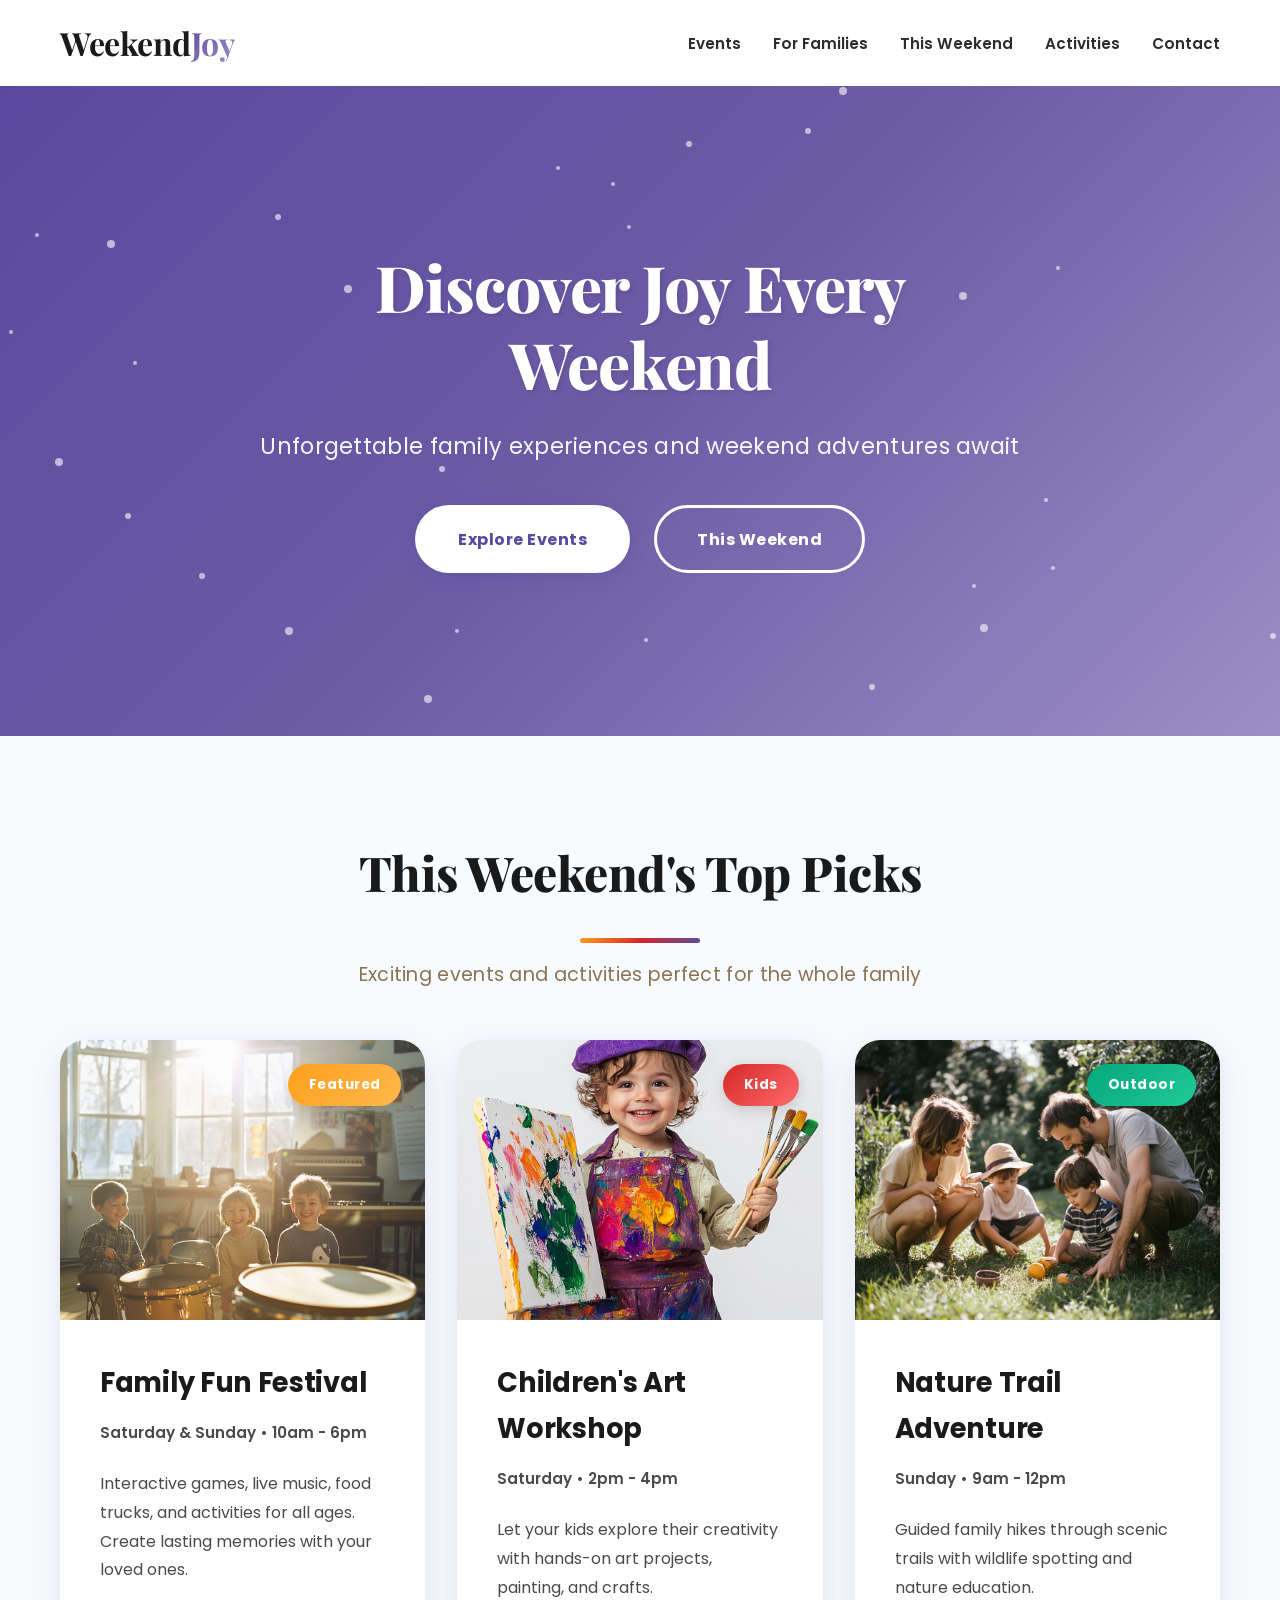
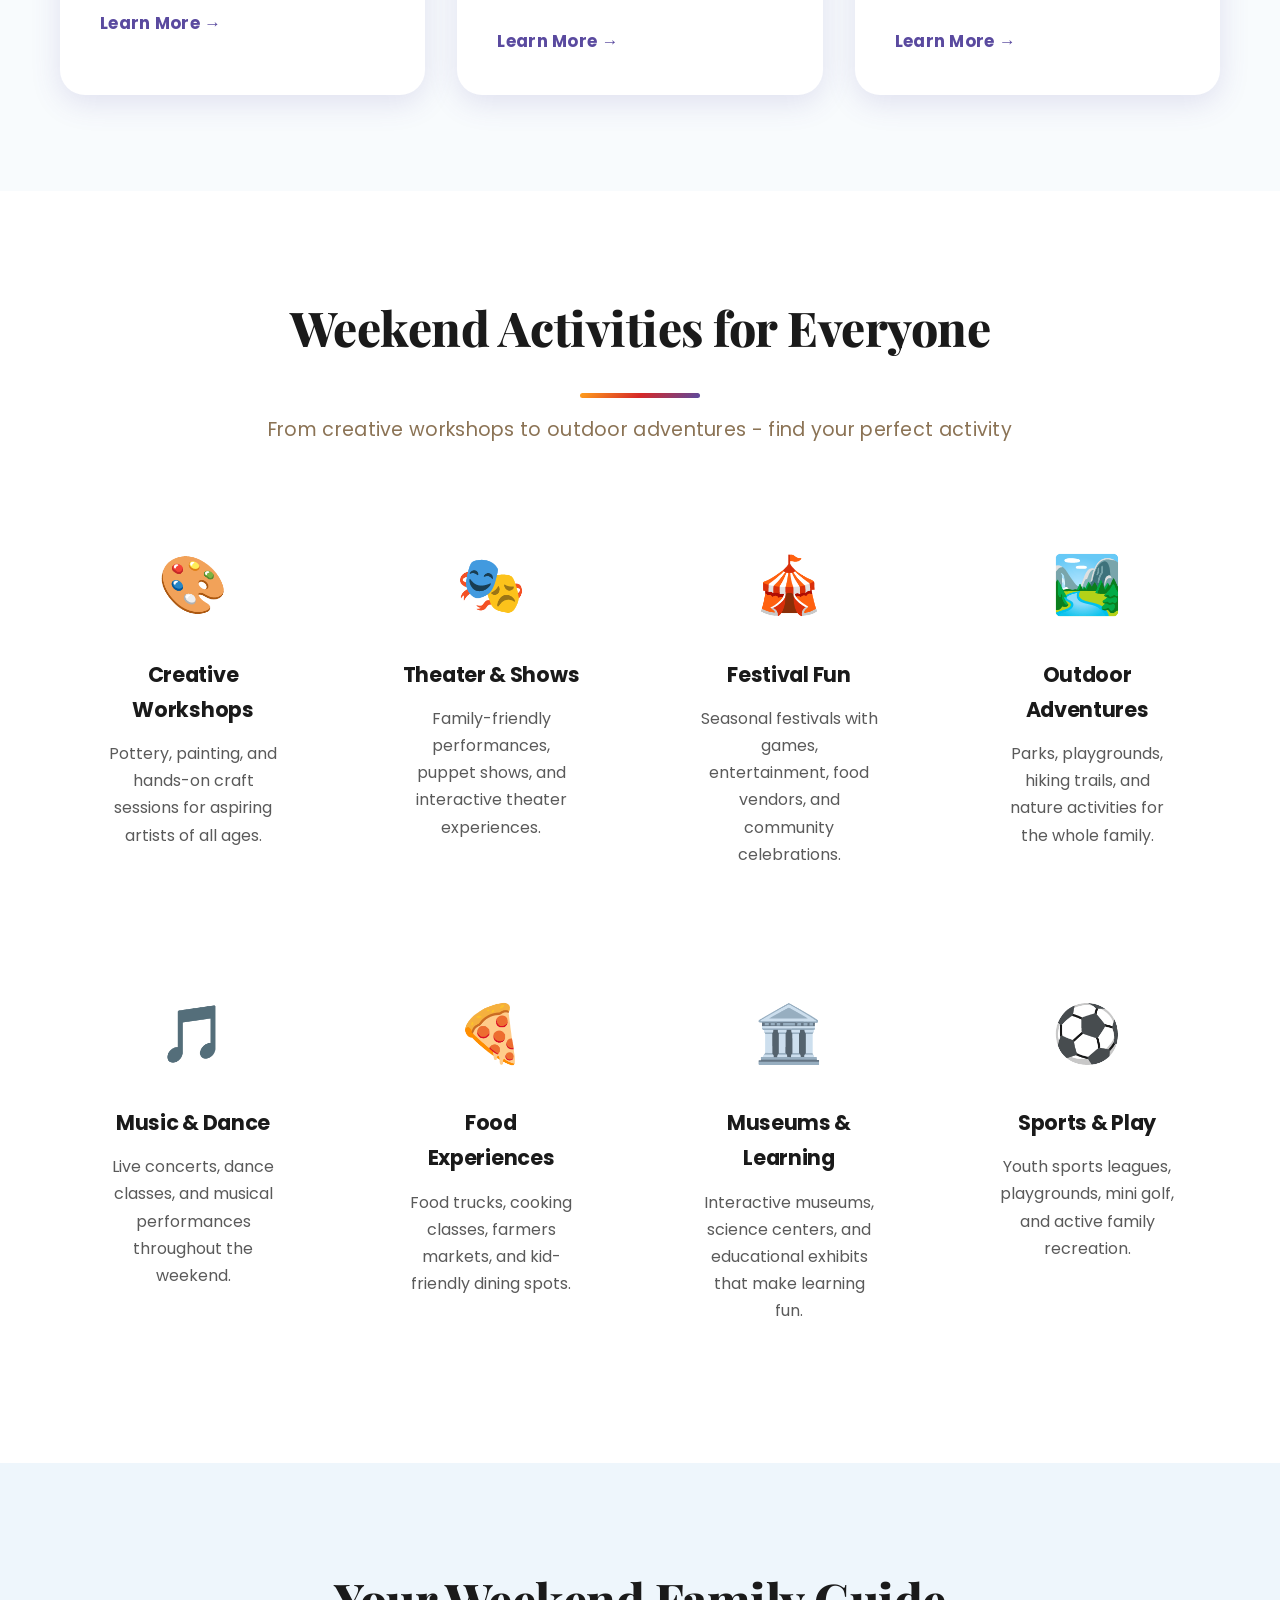
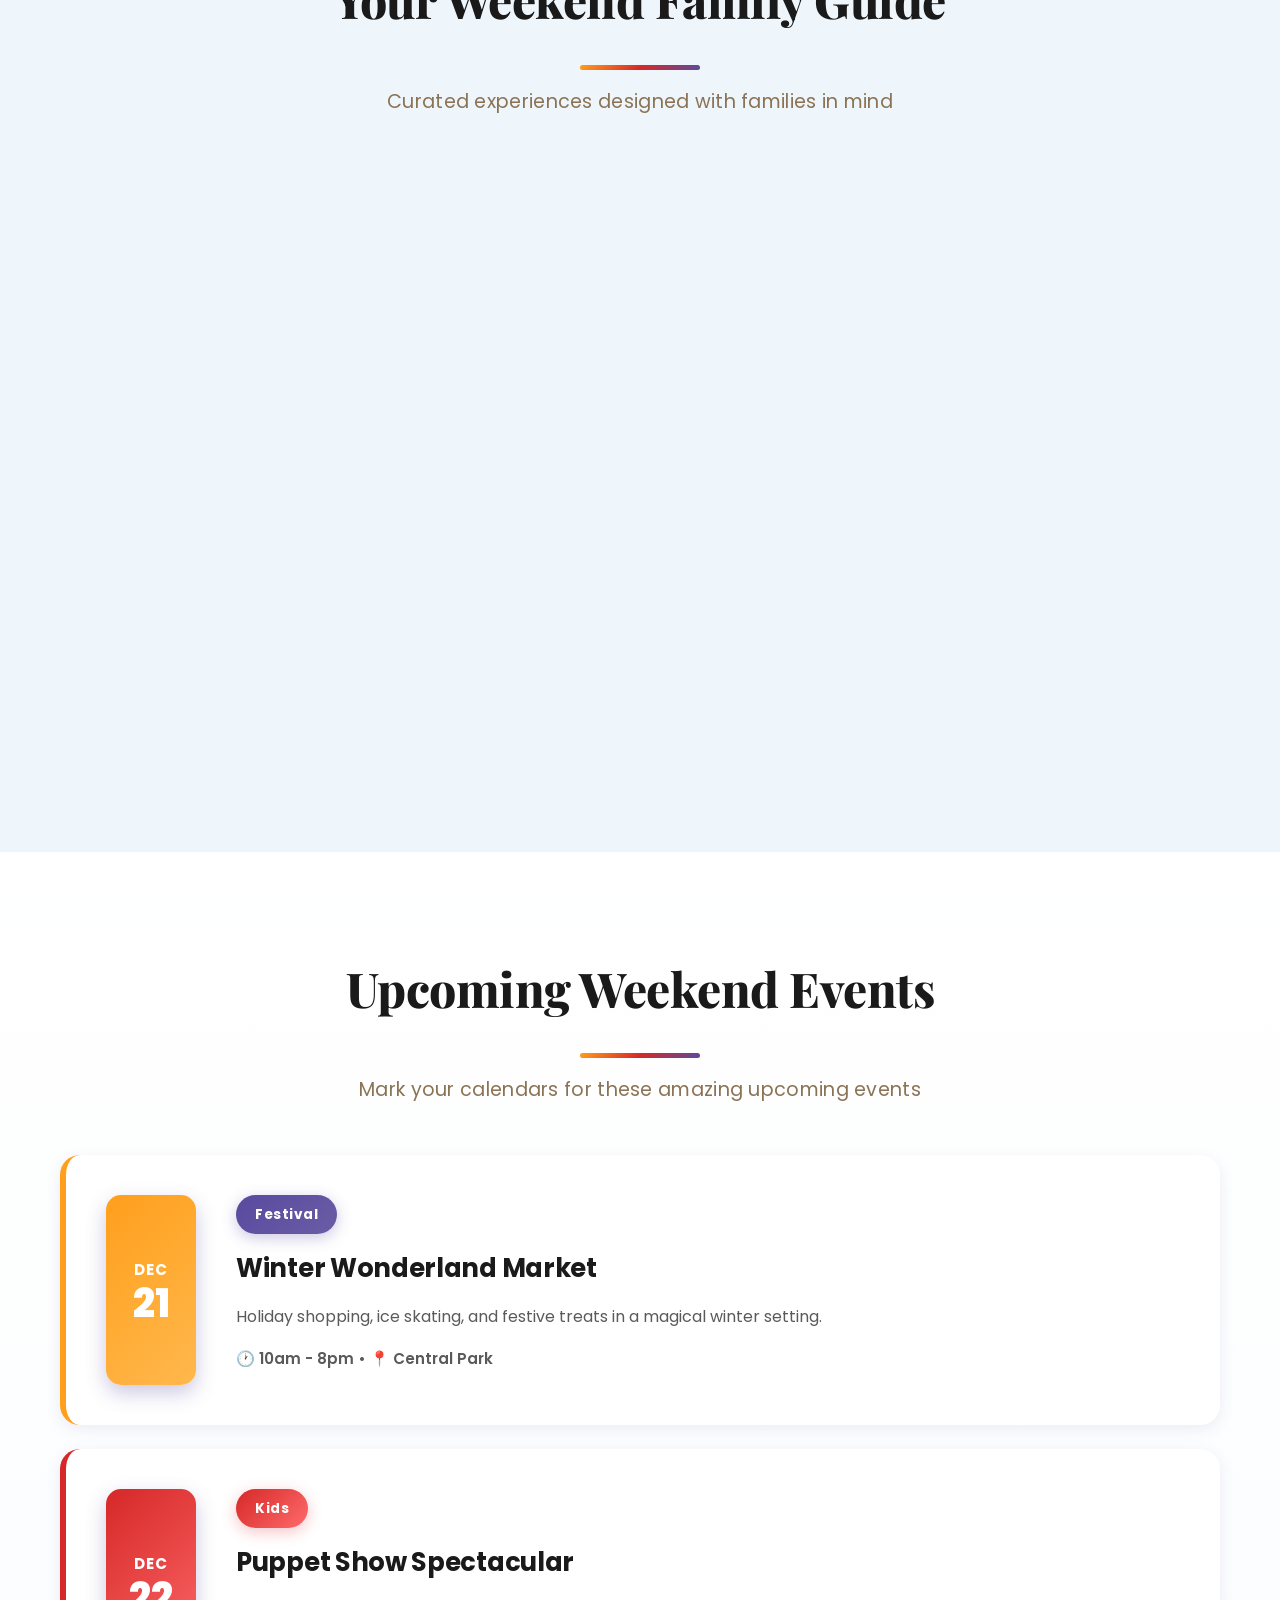
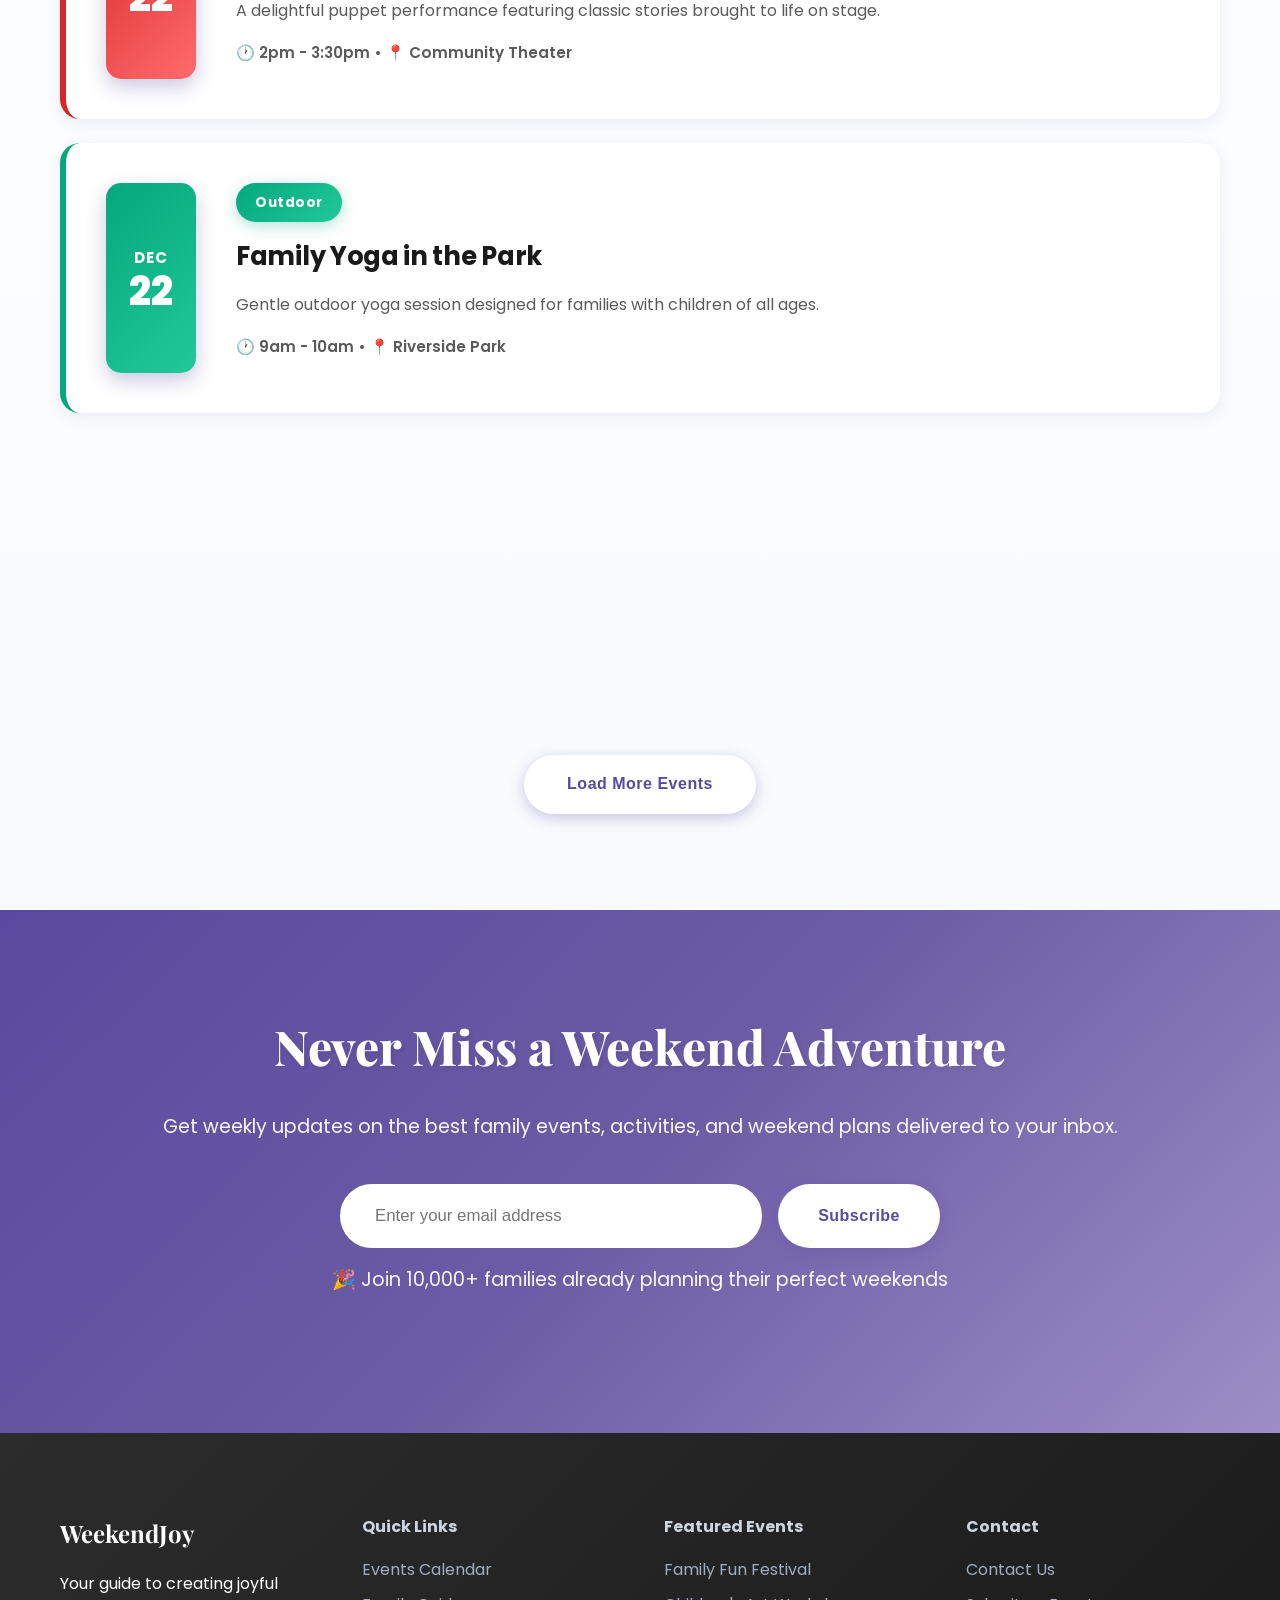
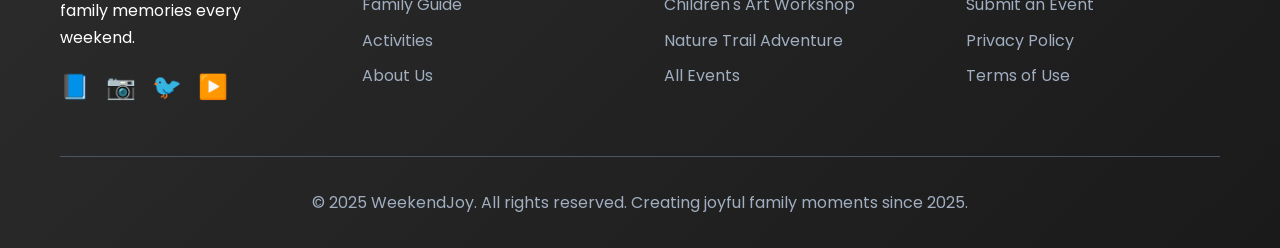
<file: index.html>
<!DOCTYPE html>
<html lang="en">
<head>
    <meta charset="UTF-8">
    <meta name="viewport" content="width=device-width, initial-scale=1.0">
    <title>Weekend Joy Events - Family Fun Activities</title>
    <link rel="stylesheet" href="styles.css">
    <link rel="preconnect" href="https://fonts.googleapis.com">
    <link rel="preconnect" href="https://fonts.gstatic.com" crossorigin>
    <link href="https://fonts.googleapis.com/css2?family=Poppins:wght@300;400;600;700&family=Playfair+Display:wght@700&display=swap" rel="stylesheet">
</head>
<body>
    <!-- Navigation -->
    <nav class="navbar">
        <div class="container">
            <div class="logo">
                <h1>Weekend<span class="joy">Joy</span></h1>
            </div>
            <ul class="nav-menu">
                <li><a href="#events">Events</a></li>
                <li><a href="#families">For Families</a></li>
                <li><a href="#this-weekend">This Weekend</a></li>
                <li><a href="#activities">Activities</a></li>
                <li><a href="#contact">Contact</a></li>
            </ul>
            <button class="mobile-menu-btn">☰</button>
        </div>
    </nav>
   <!-- trigger deploy -->
    <!-- Hero Section -->
    <section class="hero">
        <div class="particles-container" id="particles"></div>
        <div class="hero-content">
            <h1 class="hero-title">Discover Joy Every Weekend</h1>
            <p class="hero-subtitle">Unforgettable family experiences and weekend adventures await</p>
            <div class="hero-buttons">
                <a href="#events" class="btn btn-primary">Explore Events</a>
                <a href="#this-weekend" class="btn btn-secondary">This Weekend</a>
            </div>
        </div>
    </section>

    <!-- Featured Section -->
    <section id="this-weekend" class="featured-section">
        <div class="container">
            <h2 class="section-title">This Weekend's Top Picks</h2>
            <p class="section-subtitle">Exciting events and activities perfect for the whole family</p>
            <div class="featured-grid">
                <div class="featured-card highlight">
                    <div class="card-image" style="background: url('assets/images/childrens music class 1.png'); background-size: cover; background-position: center;">
                        <span class="card-tag">Featured</span>
                    </div>
                    <div class="card-content">
                        <h3>Family Fun Festival</h3>
                        <p class="card-meta">Saturday & Sunday • 10am - 6pm</p>
                        <p>Interactive games, live music, food trucks, and activities for all ages. Create lasting memories with your loved ones.</p>
                        <a href="family-fun-festival.html" class="card-link">Learn More →</a>
                    </div>
                </div>

                <div class="featured-card">
                    <div class="card-image" style="background: url('assets/images/boy painting a picutre.png'); background-size: cover; background-position: center;">
                        <span class="card-tag">Kids</span>
                    </div>
                    <div class="card-content">
                        <h3>Children's Art Workshop</h3>
                        <p class="card-meta">Saturday • 2pm - 4pm</p>
                        <p>Let your kids explore their creativity with hands-on art projects, painting, and crafts.</p>
                        <a href="childrens-art-workshop.html" class="card-link">Learn More →</a>
                    </div>
                </div>

                <div class="featured-card">
                    <div class="card-image" style="background: url('assets/images/family and kids in the nature.png'); background-size: cover; background-position: center;">
                        <span class="card-tag">Outdoor</span>
                    </div>
                    <div class="card-content">
                        <h3>Nature Trail Adventure</h3>
                        <p class="card-meta">Sunday • 9am - 12pm</p>
                        <p>Guided family hikes through scenic trails with wildlife spotting and nature education.</p>
                        <a href="nature-trail-adventure.html" class="card-link">Learn More →</a>
                    </div>
                </div>
            </div>
        </div>
    </section>

    <!-- Activities Grid -->
    <section id="activities" class="activities-section">
        <div class="container">
            <h2 class="section-title">Weekend Activities for Everyone</h2>
            <p class="section-subtitle">From creative workshops to outdoor adventures - find your perfect activity</p>
            
            <div class="activities-grid">
                <div class="activity-card">
                    <div class="activity-icon">🎨</div>
                    <h3>Creative Workshops</h3>
                    <p>Pottery, painting, and hands-on craft sessions for aspiring artists of all ages.</p>
                </div>

                <div class="activity-card">
                    <div class="activity-icon">🎭</div>
                    <h3>Theater & Shows</h3>
                    <p>Family-friendly performances, puppet shows, and interactive theater experiences.</p>
                </div>

                <div class="activity-card">
                    <div class="activity-icon">🎪</div>
                    <h3>Festival Fun</h3>
                    <p>Seasonal festivals with games, entertainment, food vendors, and community celebrations.</p>
                </div>

                <div class="activity-card">
                    <div class="activity-icon">🏞️</div>
                    <h3>Outdoor Adventures</h3>
                    <p>Parks, playgrounds, hiking trails, and nature activities for the whole family.</p>
                </div>

                <div class="activity-card">
                    <div class="activity-icon">🎵</div>
                    <h3>Music & Dance</h3>
                    <p>Live concerts, dance classes, and musical performances throughout the weekend.</p>
                </div>

                <div class="activity-card">
                    <div class="activity-icon">🍕</div>
                    <h3>Food Experiences</h3>
                    <p>Food trucks, cooking classes, farmers markets, and kid-friendly dining spots.</p>
                </div>

                <div class="activity-card">
                    <div class="activity-icon">🏛️</div>
                    <h3>Museums & Learning</h3>
                    <p>Interactive museums, science centers, and educational exhibits that make learning fun.</p>
                </div>

                <div class="activity-card">
                    <div class="activity-icon">⚽</div>
                    <h3>Sports & Play</h3>
                    <p>Youth sports leagues, playgrounds, mini golf, and active family recreation.</p>
                </div>
            </div>
        </div>
    </section>

    <!-- Family Guide Section -->
    <section id="families" class="family-guide">
        <div class="container">
            <h2 class="section-title">Your Weekend Family Guide</h2>
            <p class="section-subtitle">Curated experiences designed with families in mind</p>
            <div class="guide-grid">
                <div class="guide-card">
                    <div class="guide-image" style="background: url('assets/images/happy children in a classroom behind desks.png'); background-size: cover; background-position: center;">
                        <div class="guide-number">1</div>
                    </div>
                    <h3>What to Do with Kids Right Now</h3>
                    <p>Current activities, events, and attractions perfect for children of all ages this weekend.</p>
                    <a href="#" class="btn btn-outline">Explore Activities</a>
                </div>

                <div class="guide-card">
                    <div class="guide-image" style="background: url('assets/images/children playing soccer- sports 1.png'); background-size: cover; background-position: center;">
                        <div class="guide-number">2</div>
                    </div>
                    <h3>Teen-Friendly Adventures</h3>
                    <p>Cool activities and hangout spots that teens will actually enjoy and remember.</p>
                    <a href="#" class="btn btn-outline">Discover More</a>
                </div>

                <div class="guide-card">
                    <div class="guide-image" style="background: url('assets/images/happy children in snow 2.png'); background-size: cover; background-position: center;">
                        <div class="guide-number">3</div>
                    </div>
                    <h3>Free Family Fun</h3>
                    <p>40+ free activities and events that won't break the bank but will create priceless memories.</p>
                    <a href="#" class="btn btn-outline">See Free Events</a>
                </div>
            </div>
        </div>
    </section>

    <!-- Events Listing -->
    <section id="events" class="events-listing">
        <div class="container">
            <h2 class="section-title">Upcoming Weekend Events</h2>
            <p class="section-subtitle">Mark your calendars for these amazing upcoming events</p>
            
            <div class="events-list">
                <div class="event-item">
                    <div class="event-date">
                        <span class="date-day">DEC</span>
                        <span class="date-num">21</span>
                    </div>
                    <div class="event-details">
                        <span class="event-tag">Festival</span>
                        <h3>Winter Wonderland Market</h3>
                        <p>Holiday shopping, ice skating, and festive treats in a magical winter setting.</p>
                        <p class="event-time">🕐 10am - 8pm • 📍 Central Park</p>
                    </div>
                </div>

                <div class="event-item">
                    <div class="event-date">
                        <span class="date-day">DEC</span>
                        <span class="date-num">22</span>
                    </div>
                    <div class="event-details">
                        <span class="event-tag kids">Kids</span>
                        <h3>Puppet Show Spectacular</h3>
                        <p>A delightful puppet performance featuring classic stories brought to life on stage.</p>
                        <p class="event-time">🕐 2pm - 3:30pm • 📍 Community Theater</p>
                    </div>
                </div>

                <div class="event-item">
                    <div class="event-date">
                        <span class="date-day">DEC</span>
                        <span class="date-num">22</span>
                    </div>
                    <div class="event-details">
                        <span class="event-tag outdoor">Outdoor</span>
                        <h3>Family Yoga in the Park</h3>
                        <p>Gentle outdoor yoga session designed for families with children of all ages.</p>
                        <p class="event-time">🕐 9am - 10am • 📍 Riverside Park</p>
                    </div>
                </div>

                <div class="event-item">
                    <div class="event-date">
                        <span class="date-day">DEC</span>
                        <span class="date-num">23</span>
                    </div>
                    <div class="event-details">
                        <span class="event-tag">Workshop</span>
                        <h3>Gingerbread House Decorating</h3>
                        <p>Create edible masterpieces with pre-built houses, icing, and loads of candy.</p>
                        <p class="event-time">🕐 1pm - 4pm • 📍 Culinary Center</p>
                    </div>
                </div>
            </div>

            <button class="btn btn-primary load-more">Load More Events</button>
        </div>
    </section>

    <!-- Newsletter Section -->
    <section class="newsletter-section">
        <div class="container">
            <div class="newsletter-content">
                <h2>Never Miss a Weekend Adventure</h2>
                <p>Get weekly updates on the best family events, activities, and weekend plans delivered to your inbox.</p>
                <form class="newsletter-form">
                    <input type="email" placeholder="Enter your email address" required>
                    <button type="submit" class="btn btn-primary">Subscribe</button>
                </form>
                <p class="newsletter-note">🎉 Join 10,000+ families already planning their perfect weekends</p>
            </div>
        </div>
    </section>

    <!-- Footer -->
    <footer class="footer">
        <div class="container">
            <div class="footer-grid">
                <div class="footer-col">
                    <h3>Weekend<span class="joy">Joy</span></h3>
                    <p>Your guide to creating joyful family memories every weekend.</p>
                    <div class="social-links">
                        <a href="#">📘</a>
                        <a href="#">📷</a>
                        <a href="#">🐦</a>
                        <a href="#">▶️</a>
                    </div>
                </div>
                
                <div class="footer-col">
                    <h4>Quick Links</h4>
                    <ul>
                        <li><a href="#events">Events Calendar</a></li>
                        <li><a href="#families">Family Guide</a></li>
                        <li><a href="#activities">Activities</a></li>
                        <li><a href="#">About Us</a></li>
                    </ul>
                </div>
                
                <div class="footer-col">
                    <h4>Featured Events</h4>
                    <ul>
                        <li><a href="family-fun-festival.html">Family Fun Festival</a></li>
                        <li><a href="childrens-art-workshop.html">Children's Art Workshop</a></li>
                        <li><a href="nature-trail-adventure.html">Nature Trail Adventure</a></li>
                        <li><a href="#events">All Events</a></li>
                    </ul>
                </div>
                
                <div class="footer-col">
                    <h4>Contact</h4>
                    <ul>
                        <li><a href="#">Contact Us</a></li>
                        <li><a href="#">Submit an Event</a></li>
                        <li><a href="#">Privacy Policy</a></li>
                        <li><a href="#">Terms of Use</a></li>
                    </ul>
                </div>
            </div>
            
            <div class="footer-bottom">
                <p>&copy; 2025 WeekendJoy. All rights reserved. Creating joyful family moments since 2025.</p>
            </div>
        </div>
    </footer>

    <script src="script.js"></script>
</body>
</html>
</file>
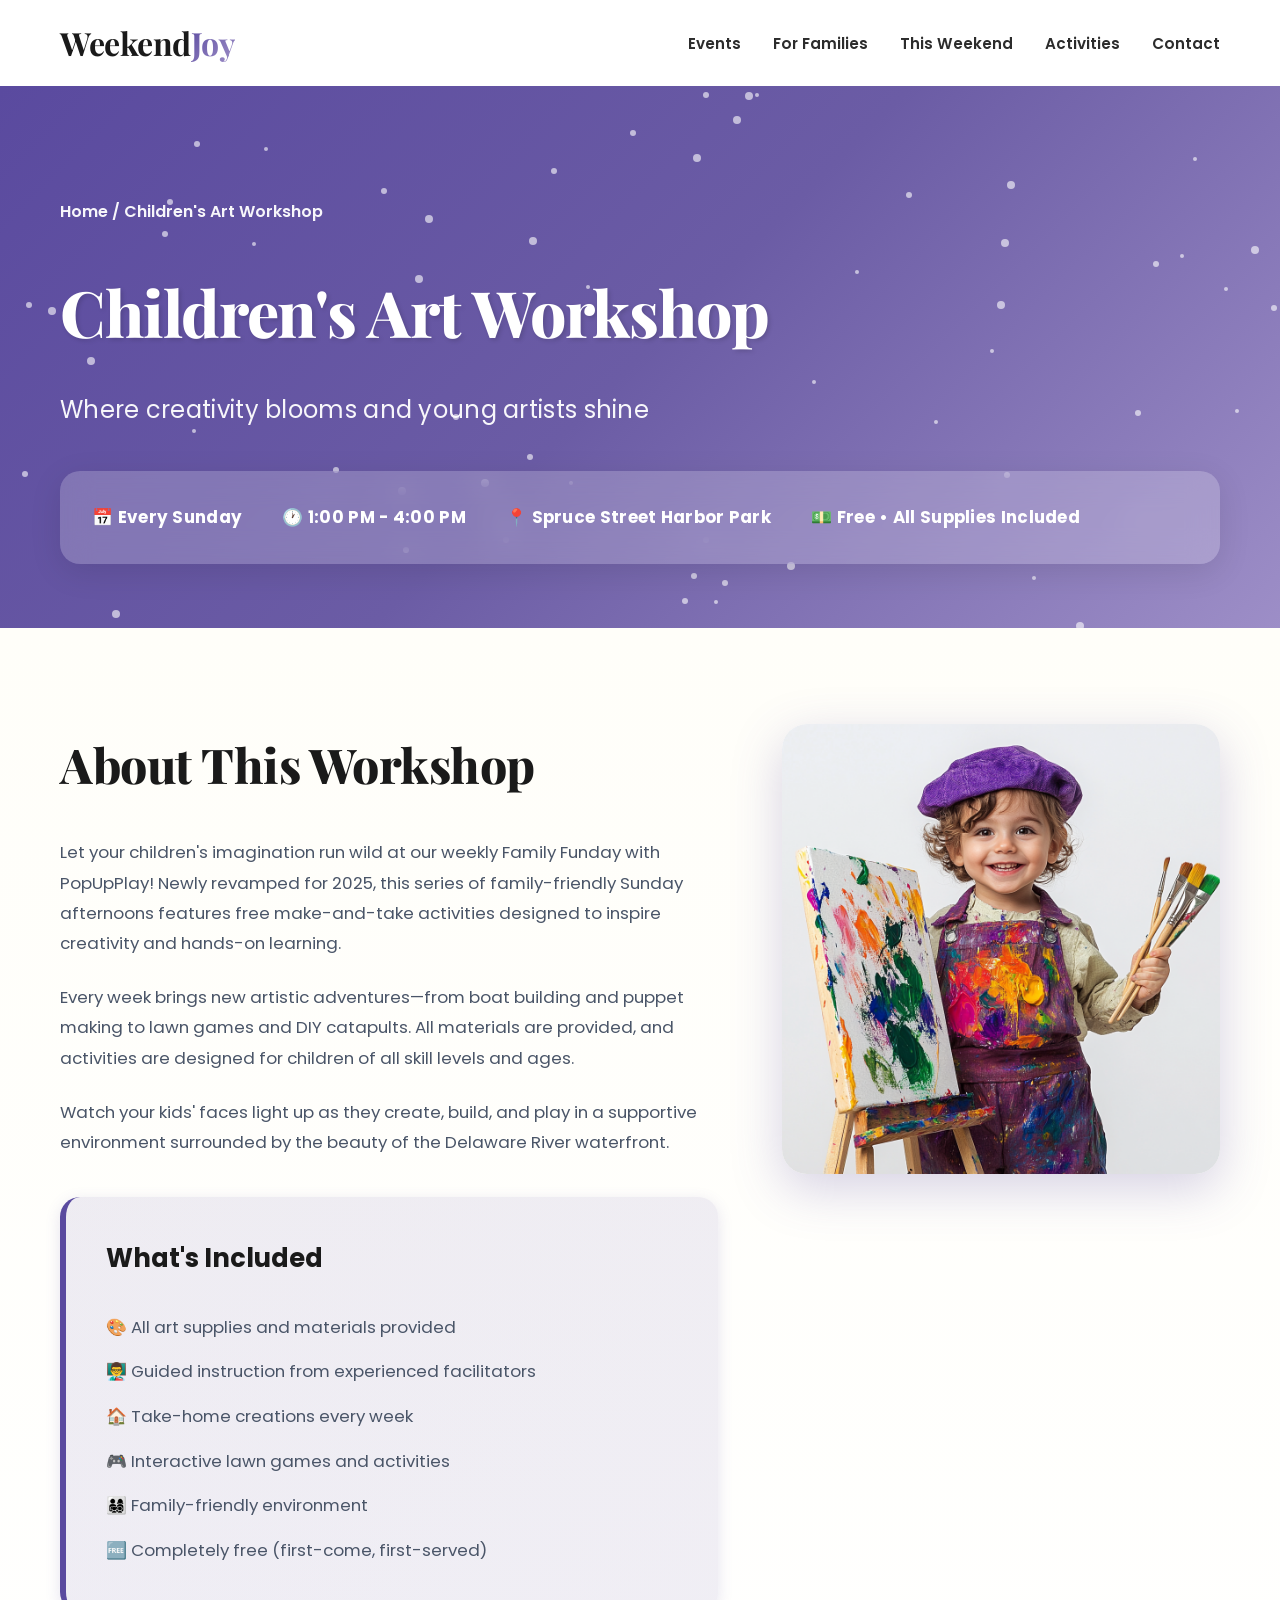
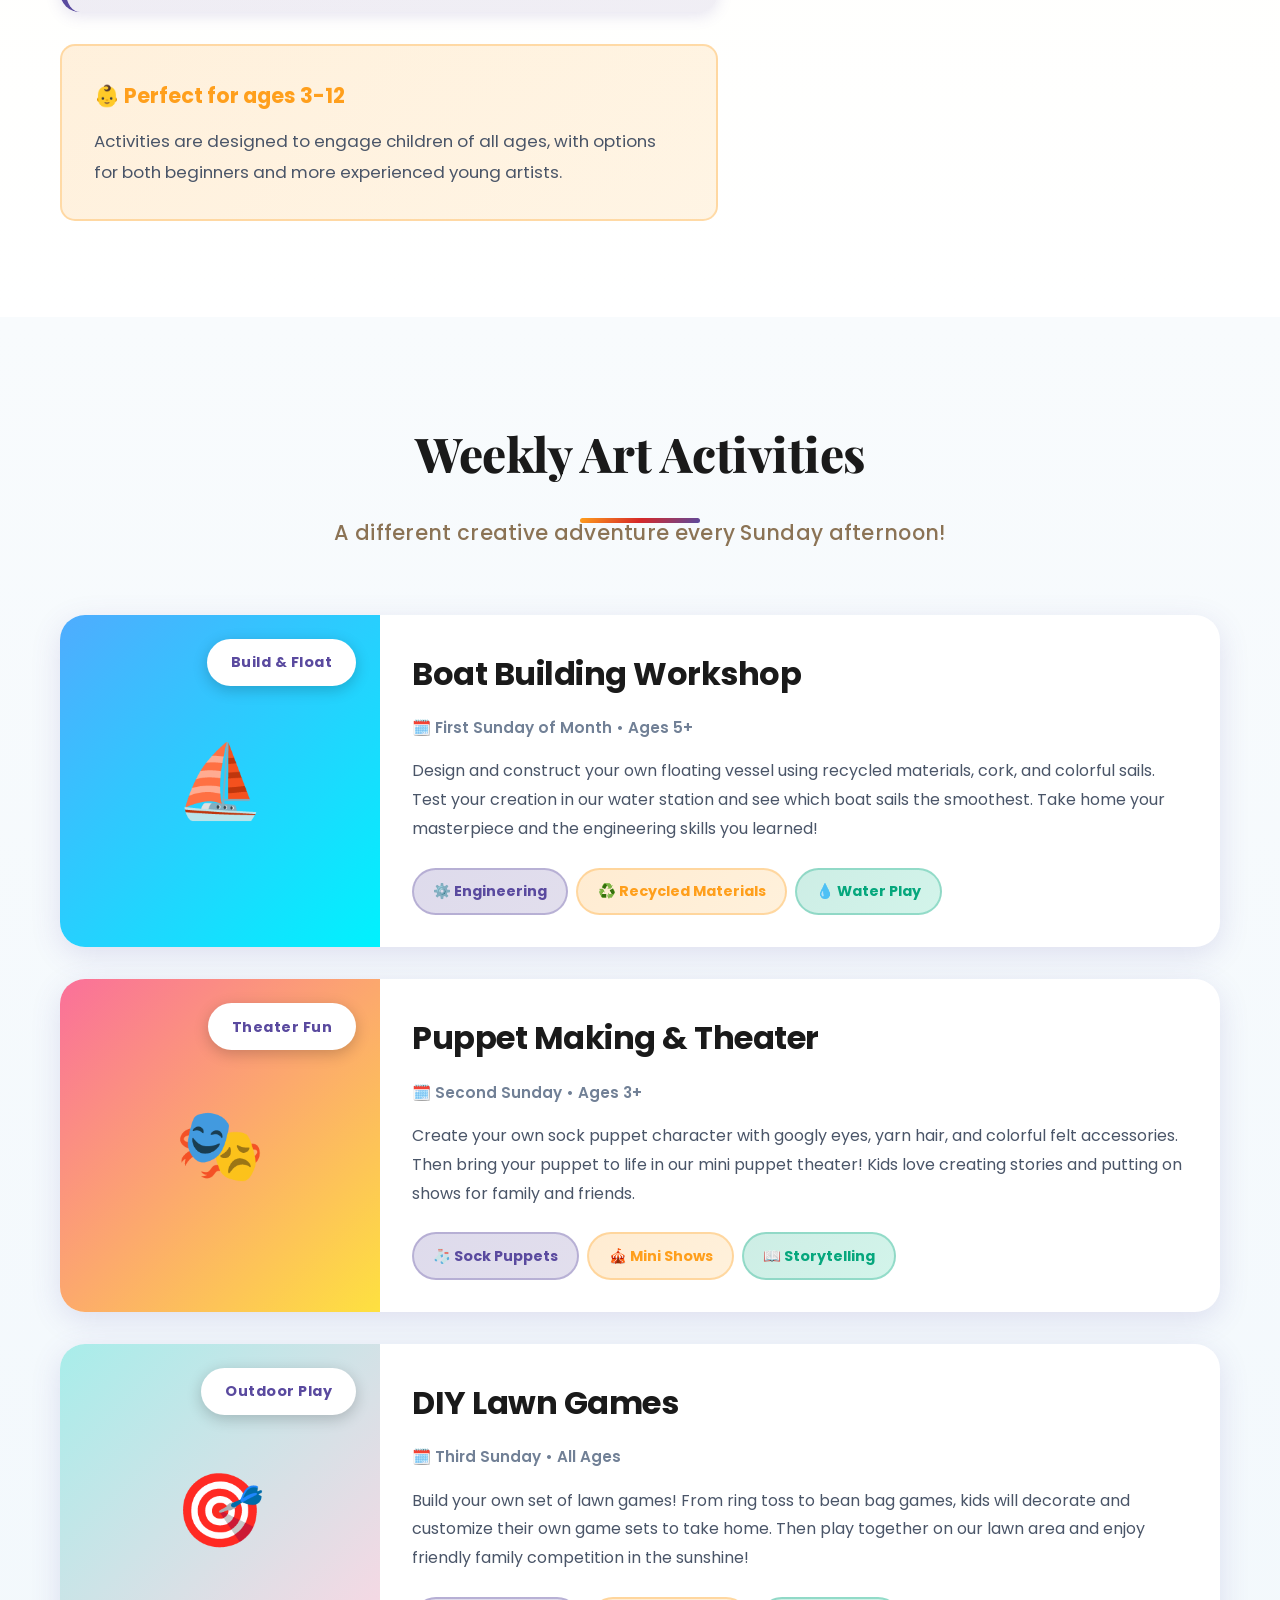
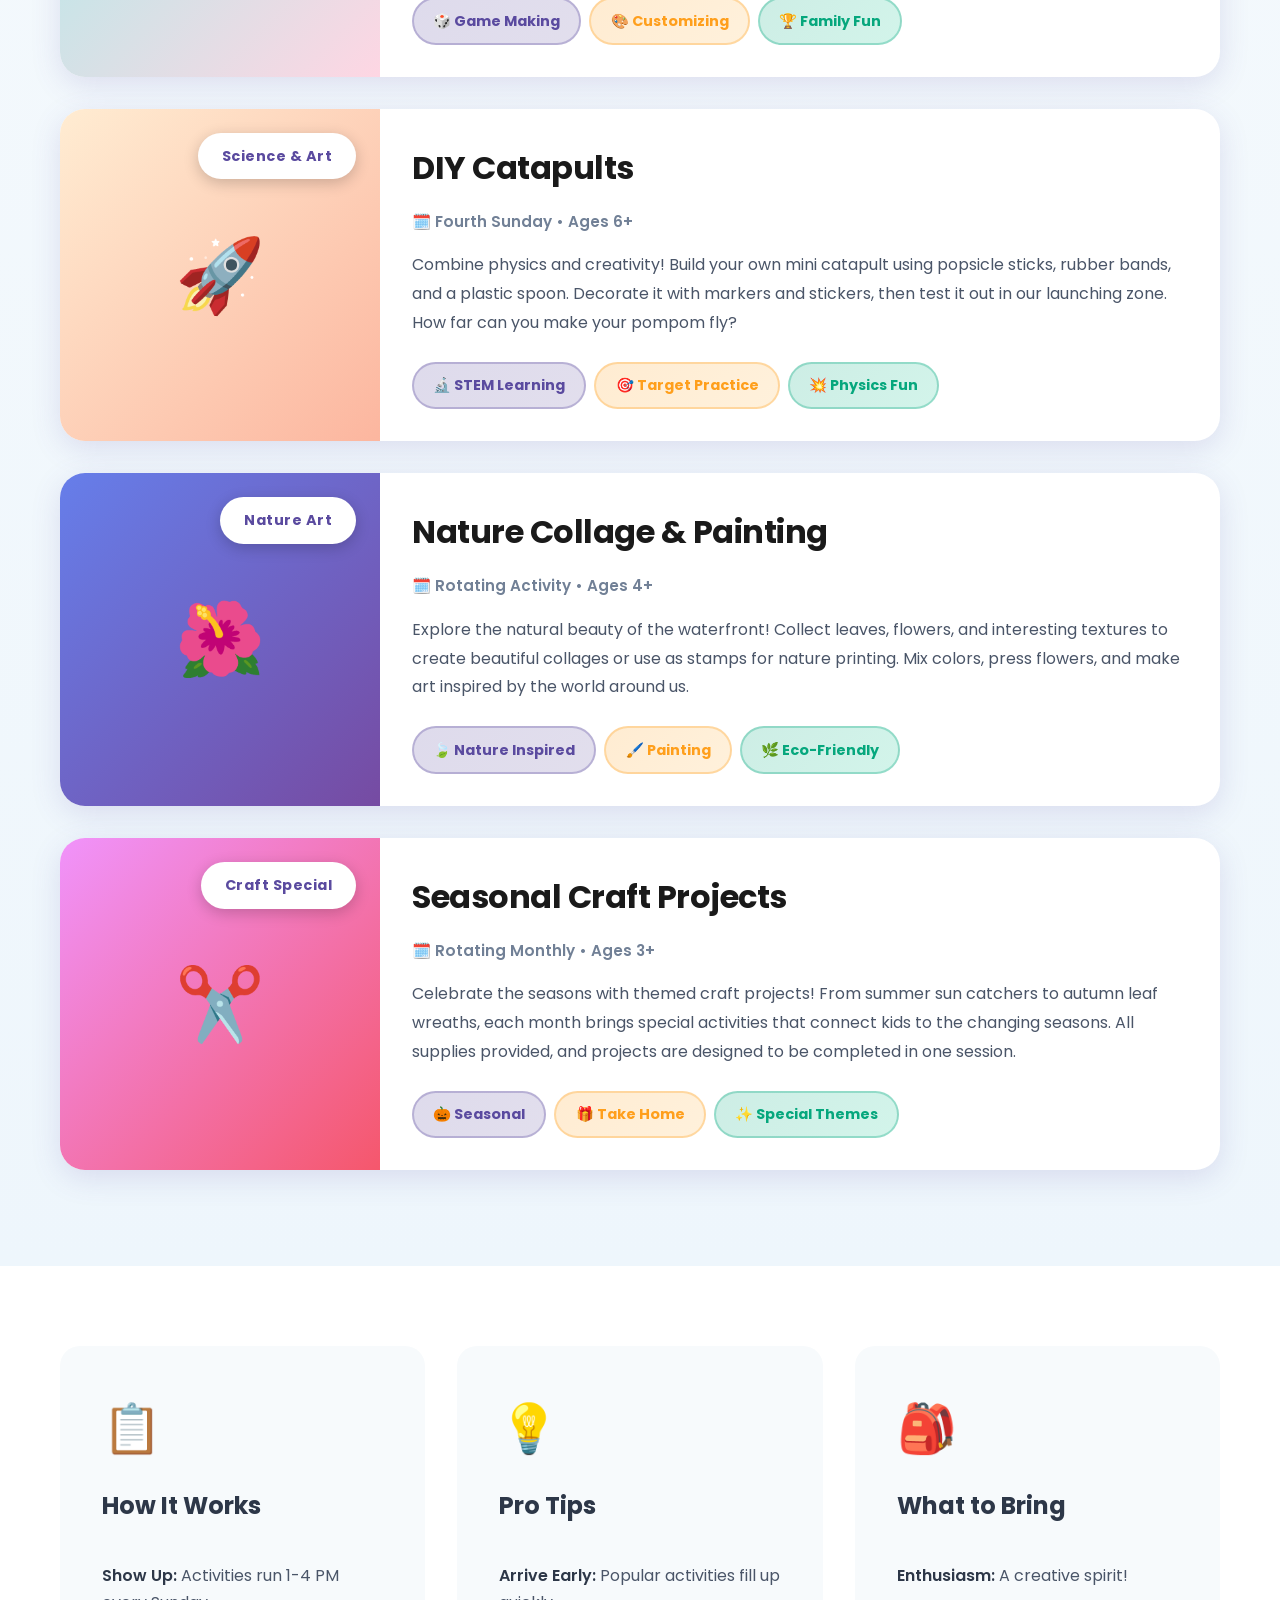
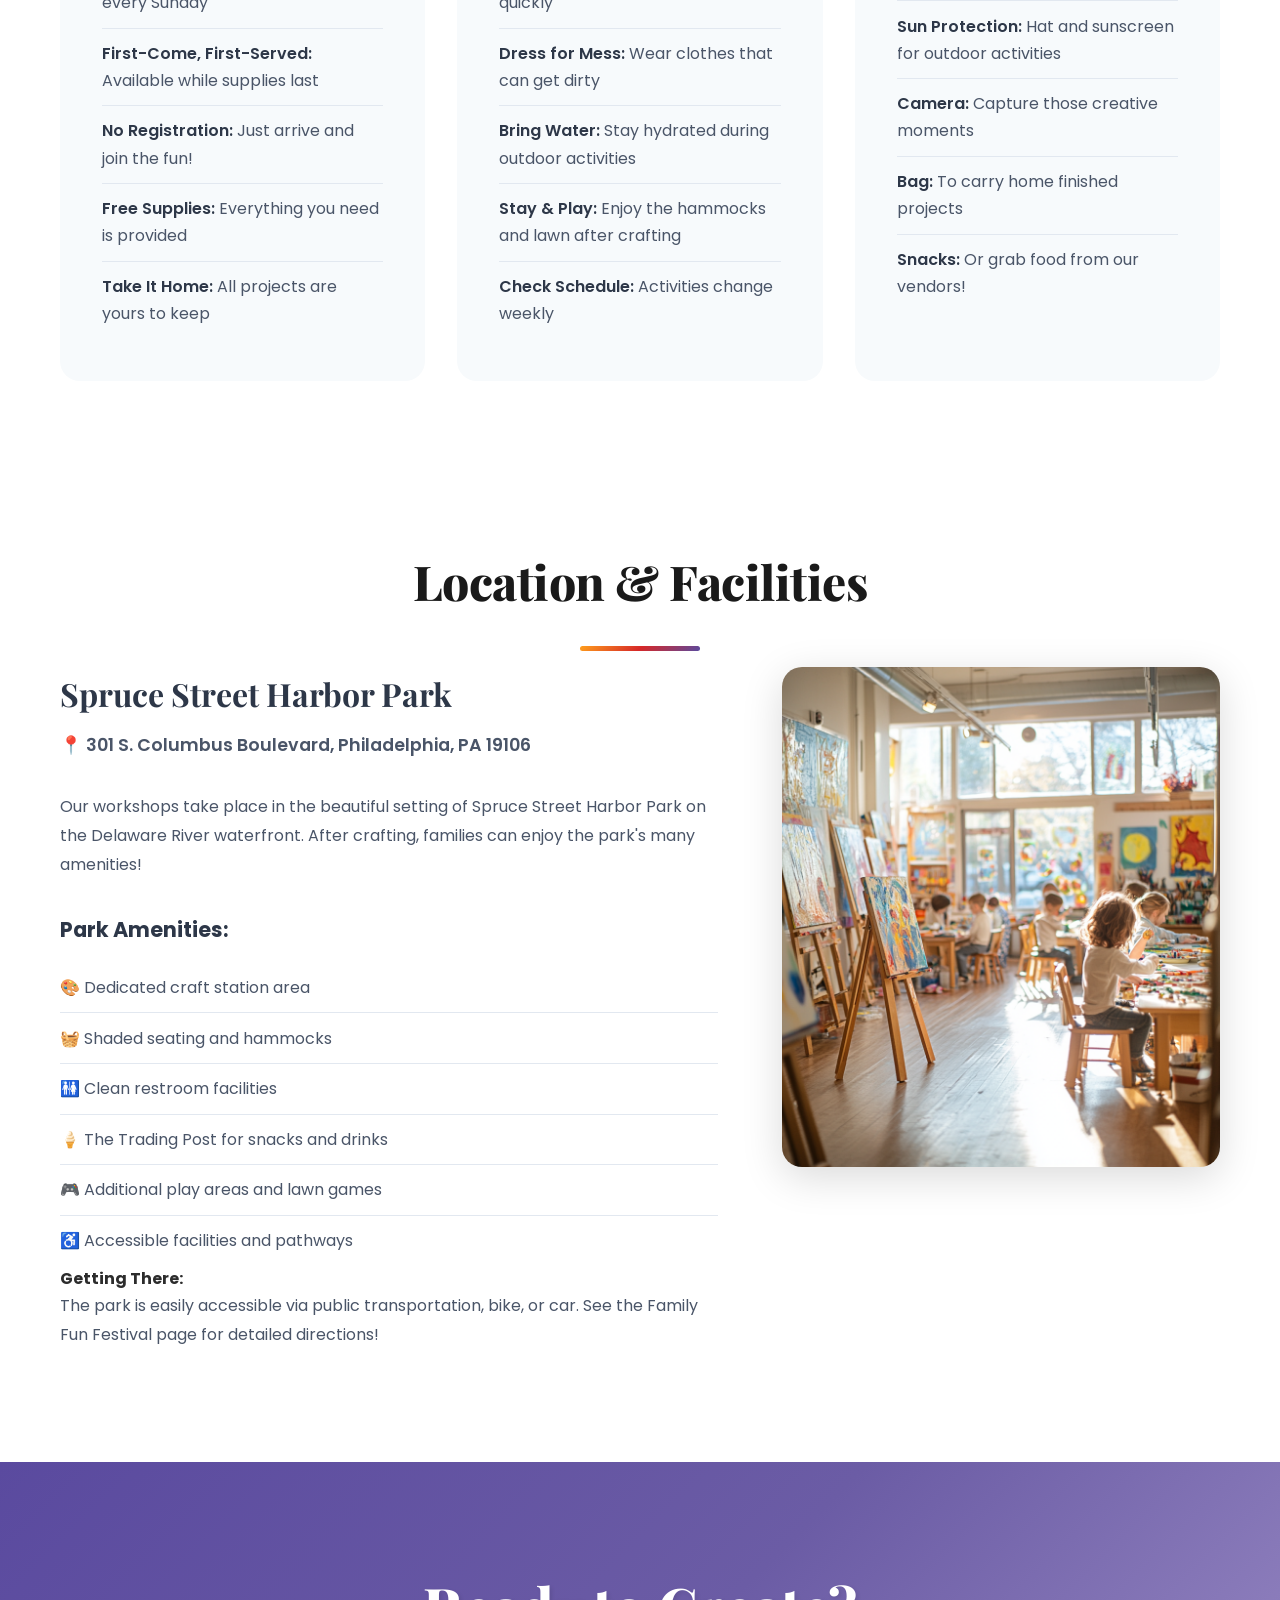
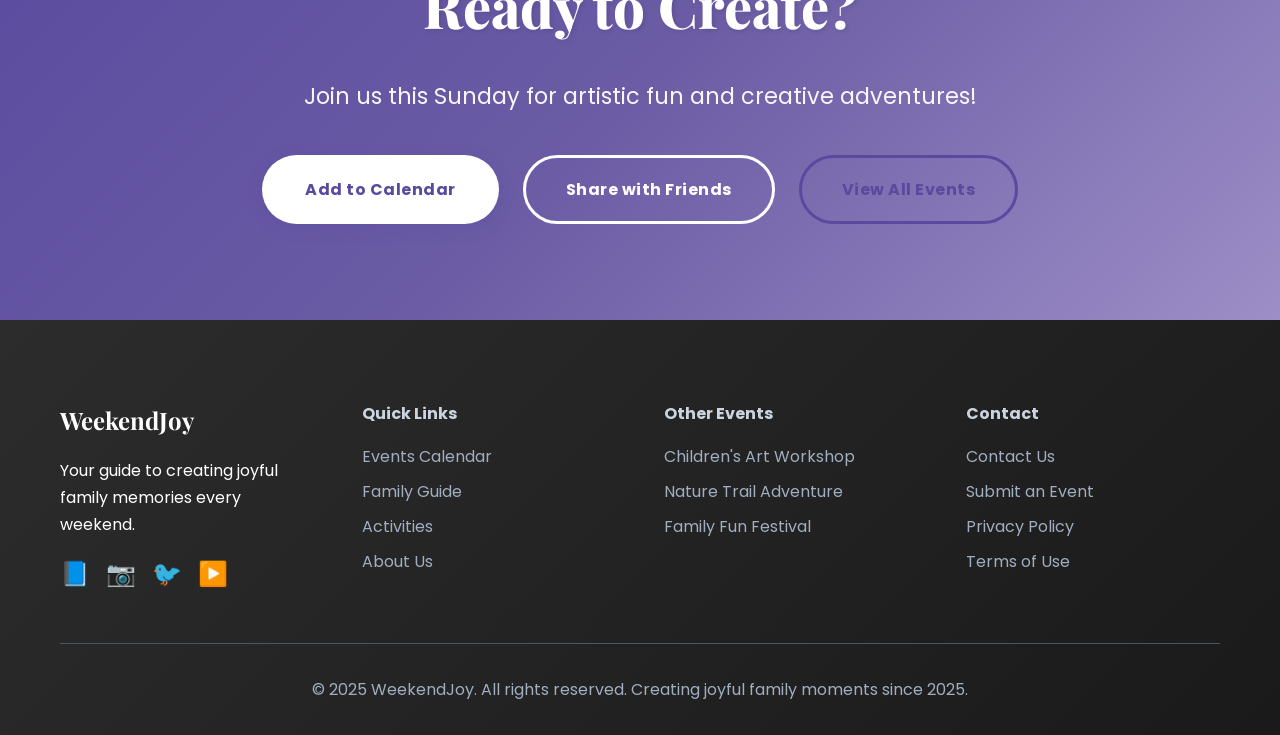
<file: childrens-art-workshop.html>
<!DOCTYPE html>
<html lang="en">
<head>
    <meta charset="UTF-8">
    <meta name="viewport" content="width=device-width, initial-scale=1.0">
    <title>Children's Art Workshop - Weekend Joy Events</title>
    <link rel="stylesheet" href="styles.css">
    <link rel="stylesheet" href="event-pages.css">
    <link rel="preconnect" href="https://fonts.googleapis.com">
    <link rel="preconnect" href="https://fonts.gstatic.com" crossorigin>
    <link href="https://fonts.googleapis.com/css2?family=Poppins:wght@300;400;600;700&family=Playfair+Display:wght@700&display=swap" rel="stylesheet">
</head>
<body>
    <!-- Navigation -->
    <nav class="navbar">
        <div class="container">
            <div class="logo">
                <a href="index.html"><h1>Weekend<span class="joy">Joy</span></h1></a>
            </div>
            <ul class="nav-menu">
                <li><a href="index.html#events">Events</a></li>
                <li><a href="index.html#families">For Families</a></li>
                <li><a href="index.html#this-weekend">This Weekend</a></li>
                <li><a href="index.html#activities">Activities</a></li>
                <li><a href="index.html#contact">Contact</a></li>
            </ul>
            <button class="mobile-menu-btn">☰</button>
        </div>
    </nav>

    <!-- Event Hero -->
    <section class="event-hero" style="background: linear-gradient(135deg, #5A4A9F 0%, #6B5CA5 50%, #9D8EC7 100%);">
        <div class="particles-container" id="particles"></div>
        <div class="container">
            <div class="breadcrumb">
                <a href="index.html">Home</a> / <span>Children's Art Workshop</span>
            </div>
            <h1 class="event-hero-title">Children's Art Workshop</h1>
            <p class="event-hero-subtitle">Where creativity blooms and young artists shine</p>
            <div class="event-meta-bar">
                <span class="meta-item">📅 Every Sunday</span>
                <span class="meta-item">🕐 1:00 PM - 4:00 PM</span>
                <span class="meta-item">📍 Spruce Street Harbor Park</span>
                <span class="meta-item">💵 Free • All Supplies Included</span>
            </div>
        </div>
    </section>

    <!-- Event Overview -->
    <section class="event-overview">
        <div class="container">
            <div class="overview-grid">
                <div class="overview-content">
                    <h2>About This Workshop</h2>
                    <p>Let your children's imagination run wild at our weekly Family Funday with PopUpPlay! Newly revamped for 2025, this series of family-friendly Sunday afternoons features free make-and-take activities designed to inspire creativity and hands-on learning.</p>
                    <p>Every week brings new artistic adventures—from boat building and puppet making to lawn games and DIY catapults. All materials are provided, and activities are designed for children of all skill levels and ages.</p>
                    <p>Watch your kids' faces light up as they create, build, and play in a supportive environment surrounded by the beauty of the Delaware River waterfront.</p>
                    
                    <div class="quick-info">
                        <h3>What's Included</h3>
                        <ul>
                            <li>🎨 All art supplies and materials provided</li>
                            <li>👨‍🏫 Guided instruction from experienced facilitators</li>
                            <li>🏠 Take-home creations every week</li>
                            <li>🎮 Interactive lawn games and activities</li>
                            <li>👨‍👩‍👧‍👦 Family-friendly environment</li>
                            <li>🆓 Completely free (first-come, first-served)</li>
                        </ul>
                    </div>

                    <div class="age-info">
                        <h4>👶 Perfect for ages 3-12</h4>
                        <p>Activities are designed to engage children of all ages, with options for both beginners and more experienced young artists.</p>
                    </div>
                </div>
                <div class="overview-image">
                    <div class="image-placeholder" style="background: url('assets/images/boy painting a picutre.png'); background-size: cover; background-position: center;">
                    </div>
                </div>
            </div>
        </div>
    </section>

    <!-- Weekly Activities -->
    <section class="featured-events-section">
        <div class="container">
            <h2 class="section-title">Weekly Art Activities</h2>
            <p class="section-subtitle">A different creative adventure every Sunday afternoon!</p>

            <div class="events-showcase">
                <!-- Activity 1 -->
                <div class="showcase-card">
                    <div class="showcase-image" style="background: linear-gradient(135deg, #4facfe 0%, #00f2fe 100%);">
                        <span class="showcase-tag">Build & Float</span>
                        <div class="showcase-icon">⛵</div>
                    </div>
                    <div class="showcase-content">
                        <h3>Boat Building Workshop</h3>
                        <p class="event-time">🗓️ First Sunday of Month • Ages 5+</p>
                        <p>Design and construct your own floating vessel using recycled materials, cork, and colorful sails. Test your creation in our water station and see which boat sails the smoothest. Take home your masterpiece and the engineering skills you learned!</p>
                        <div class="event-features">
                            <span class="feature-badge">⚙️ Engineering</span>
                            <span class="feature-badge">♻️ Recycled Materials</span>
                            <span class="feature-badge">💧 Water Play</span>
                        </div>
                    </div>
                </div>

                <!-- Activity 2 -->
                <div class="showcase-card">
                    <div class="showcase-image" style="background: linear-gradient(135deg, #fa709a 0%, #fee140 100%);">
                        <span class="showcase-tag">Theater Fun</span>
                        <div class="showcase-icon">🎭</div>
                    </div>
                    <div class="showcase-content">
                        <h3>Puppet Making & Theater</h3>
                        <p class="event-time">🗓️ Second Sunday • Ages 3+</p>
                        <p>Create your own sock puppet character with googly eyes, yarn hair, and colorful felt accessories. Then bring your puppet to life in our mini puppet theater! Kids love creating stories and putting on shows for family and friends.</p>
                        <div class="event-features">
                            <span class="feature-badge">🧦 Sock Puppets</span>
                            <span class="feature-badge">🎪 Mini Shows</span>
                            <span class="feature-badge">📖 Storytelling</span>
                        </div>
                    </div>
                </div>

                <!-- Activity 3 -->
                <div class="showcase-card">
                    <div class="showcase-image" style="background: linear-gradient(135deg, #a8edea 0%, #fed6e3 100%);">
                        <span class="showcase-tag">Outdoor Play</span>
                        <div class="showcase-icon">🎯</div>
                    </div>
                    <div class="showcase-content">
                        <h3>DIY Lawn Games</h3>
                        <p class="event-time">🗓️ Third Sunday • All Ages</p>
                        <p>Build your own set of lawn games! From ring toss to bean bag games, kids will decorate and customize their own game sets to take home. Then play together on our lawn area and enjoy friendly family competition in the sunshine!</p>
                        <div class="event-features">
                            <span class="feature-badge">🎲 Game Making</span>
                            <span class="feature-badge">🎨 Customizing</span>
                            <span class="feature-badge">🏆 Family Fun</span>
                        </div>
                    </div>
                </div>

                <!-- Activity 4 -->
                <div class="showcase-card">
                    <div class="showcase-image" style="background: linear-gradient(135deg, #ffecd2 0%, #fcb69f 100%);">
                        <span class="showcase-tag">Science & Art</span>
                        <div class="showcase-icon">🚀</div>
                    </div>
                    <div class="showcase-content">
                        <h3>DIY Catapults</h3>
                        <p class="event-time">🗓️ Fourth Sunday • Ages 6+</p>
                        <p>Combine physics and creativity! Build your own mini catapult using popsicle sticks, rubber bands, and a plastic spoon. Decorate it with markers and stickers, then test it out in our launching zone. How far can you make your pompom fly?</p>
                        <div class="event-features">
                            <span class="feature-badge">🔬 STEM Learning</span>
                            <span class="feature-badge">🎯 Target Practice</span>
                            <span class="feature-badge">💥 Physics Fun</span>
                        </div>
                    </div>
                </div>

                <!-- Activity 5 -->
                <div class="showcase-card">
                    <div class="showcase-image" style="background: linear-gradient(135deg, #667eea 0%, #764ba2 100%);">
                        <span class="showcase-tag">Nature Art</span>
                        <div class="showcase-icon">🌺</div>
                    </div>
                    <div class="showcase-content">
                        <h3>Nature Collage & Painting</h3>
                        <p class="event-time">🗓️ Rotating Activity • Ages 4+</p>
                        <p>Explore the natural beauty of the waterfront! Collect leaves, flowers, and interesting textures to create beautiful collages or use as stamps for nature printing. Mix colors, press flowers, and make art inspired by the world around us.</p>
                        <div class="event-features">
                            <span class="feature-badge">🍃 Nature Inspired</span>
                            <span class="feature-badge">🖌️ Painting</span>
                            <span class="feature-badge">🌿 Eco-Friendly</span>
                        </div>
                    </div>
                </div>

                <!-- Activity 6 -->
                <div class="showcase-card">
                    <div class="showcase-image" style="background: linear-gradient(135deg, #f093fb 0%, #f5576c 100%);">
                        <span class="showcase-tag">Craft Special</span>
                        <div class="showcase-icon">✂️</div>
                    </div>
                    <div class="showcase-content">
                        <h3>Seasonal Craft Projects</h3>
                        <p class="event-time">🗓️ Rotating Monthly • Ages 3+</p>
                        <p>Celebrate the seasons with themed craft projects! From summer sun catchers to autumn leaf wreaths, each month brings special activities that connect kids to the changing seasons. All supplies provided, and projects are designed to be completed in one session.</p>
                        <div class="event-features">
                            <span class="feature-badge">🎃 Seasonal</span>
                            <span class="feature-badge">🎁 Take Home</span>
                            <span class="feature-badge">✨ Special Themes</span>
                        </div>
                    </div>
                </div>
            </div>
        </div>
    </section>

    <!-- Schedule & Tips -->
    <section class="tips-section">
        <div class="container">
            <div class="tips-grid">
                <div class="tips-card">
                    <div class="tips-icon">📋</div>
                    <h3>How It Works</h3>
                    <ul>
                        <li><strong>Show Up:</strong> Activities run 1-4 PM every Sunday</li>
                        <li><strong>First-Come, First-Served:</strong> Available while supplies last</li>
                        <li><strong>No Registration:</strong> Just arrive and join the fun!</li>
                        <li><strong>Free Supplies:</strong> Everything you need is provided</li>
                        <li><strong>Take It Home:</strong> All projects are yours to keep</li>
                    </ul>
                </div>

                <div class="tips-card">
                    <div class="tips-icon">💡</div>
                    <h3>Pro Tips</h3>
                    <ul>
                        <li><strong>Arrive Early:</strong> Popular activities fill up quickly</li>
                        <li><strong>Dress for Mess:</strong> Wear clothes that can get dirty</li>
                        <li><strong>Bring Water:</strong> Stay hydrated during outdoor activities</li>
                        <li><strong>Stay & Play:</strong> Enjoy the hammocks and lawn after crafting</li>
                        <li><strong>Check Schedule:</strong> Activities change weekly</li>
                    </ul>
                </div>

                <div class="tips-card">
                    <div class="tips-icon">🎒</div>
                    <h3>What to Bring</h3>
                    <ul>
                        <li><strong>Enthusiasm:</strong> A creative spirit!</li>
                        <li><strong>Sun Protection:</strong> Hat and sunscreen for outdoor activities</li>
                        <li><strong>Camera:</strong> Capture those creative moments</li>
                        <li><strong>Bag:</strong> To carry home finished projects</li>
                        <li><strong>Snacks:</strong> Or grab food from our vendors!</li>
                    </ul>
                </div>
            </div>
        </div>
    </section>

    <!-- Venue Information -->
    <section class="venue-section">
        <div class="container">
            <h2 class="section-title">Location & Facilities</h2>
            <div class="venue-grid">
                <div class="venue-info">
                    <h3>Spruce Street Harbor Park</h3>
                    <p class="venue-address">📍 301 S. Columbus Boulevard, Philadelphia, PA 19106</p>
                    <p>Our workshops take place in the beautiful setting of Spruce Street Harbor Park on the Delaware River waterfront. After crafting, families can enjoy the park's many amenities!</p>
                    
                    <div class="venue-features">
                        <h4>Park Amenities:</h4>
                        <ul>
                            <li>🎨 Dedicated craft station area</li>
                            <li>🧺 Shaded seating and hammocks</li>
                            <li>🚻 Clean restroom facilities</li>
                            <li>🍦 The Trading Post for snacks and drinks</li>
                            <li>🎮 Additional play areas and lawn games</li>
                            <li>♿ Accessible facilities and pathways</li>
                        </ul>
                    </div>

                    <h4>Getting There:</h4>
                    <p>The park is easily accessible via public transportation, bike, or car. See the Family Fun Festival page for detailed directions!</p>
                </div>
                <div class="venue-map">
                    <div class="map-placeholder" style="background: url('assets/images/childrens art gallery 2.png'); background-size: cover; background-position: center;">
                    </div>
                </div>
            </div>
        </div>
    </section>

    <!-- CTA Section -->
    <section class="event-cta">
        <div class="container">
            <h2>Ready to Create?</h2>
            <p>Join us this Sunday for artistic fun and creative adventures!</p>
            <div class="cta-buttons">
                <a href="#" class="btn btn-primary">Add to Calendar</a>
                <a href="#" class="btn btn-secondary">Share with Friends</a>
                <a href="index.html" class="btn btn-outline">View All Events</a>
            </div>
        </div>
    </section>

    <!-- Footer -->
    <footer class="footer">
        <div class="container">
            <div class="footer-grid">
                <div class="footer-col">
                    <h3>Weekend<span class="joy">Joy</span></h3>
                    <p>Your guide to creating joyful family memories every weekend.</p>
                    <div class="social-links">
                        <a href="#">📘</a>
                        <a href="#">📷</a>
                        <a href="#">🐦</a>
                        <a href="#">▶️</a>
                    </div>
                </div>
                
                <div class="footer-col">
                    <h4>Quick Links</h4>
                    <ul>
                        <li><a href="index.html#events">Events Calendar</a></li>
                        <li><a href="index.html#families">Family Guide</a></li>
                        <li><a href="index.html#activities">Activities</a></li>
                        <li><a href="index.html">About Us</a></li>
                    </ul>
                </div>
                
                <div class="footer-col">
                    <h4>Other Events</h4>
                    <ul>
                        <li><a href="childrens-art-workshop.html">Children's Art Workshop</a></li>
                        <li><a href="nature-trail-adventure.html">Nature Trail Adventure</a></li>
                        <li><a href="family-fun-festival.html">Family Fun Festival</a></li>
                    </ul>
                </div>
                
                <div class="footer-col">
                    <h4>Contact</h4>
                    <ul>
                        <li><a href="#">Contact Us</a></li>
                        <li><a href="#">Submit an Event</a></li>
                        <li><a href="#">Privacy Policy</a></li>
                        <li><a href="#">Terms of Use</a></li>
                    </ul>
                </div>
            </div>
            
            <div class="footer-bottom">
                <p>&copy; 2025 WeekendJoy. All rights reserved. Creating joyful family moments since 2025.</p>
            </div>
        </div>
    </footer>

    <script src="script.js"></script>
    <script>
        // Initialize particles for event page
        if (typeof createParticles === 'function') {
            createParticles();
        }
    </script>
</body>
</html>
</file>
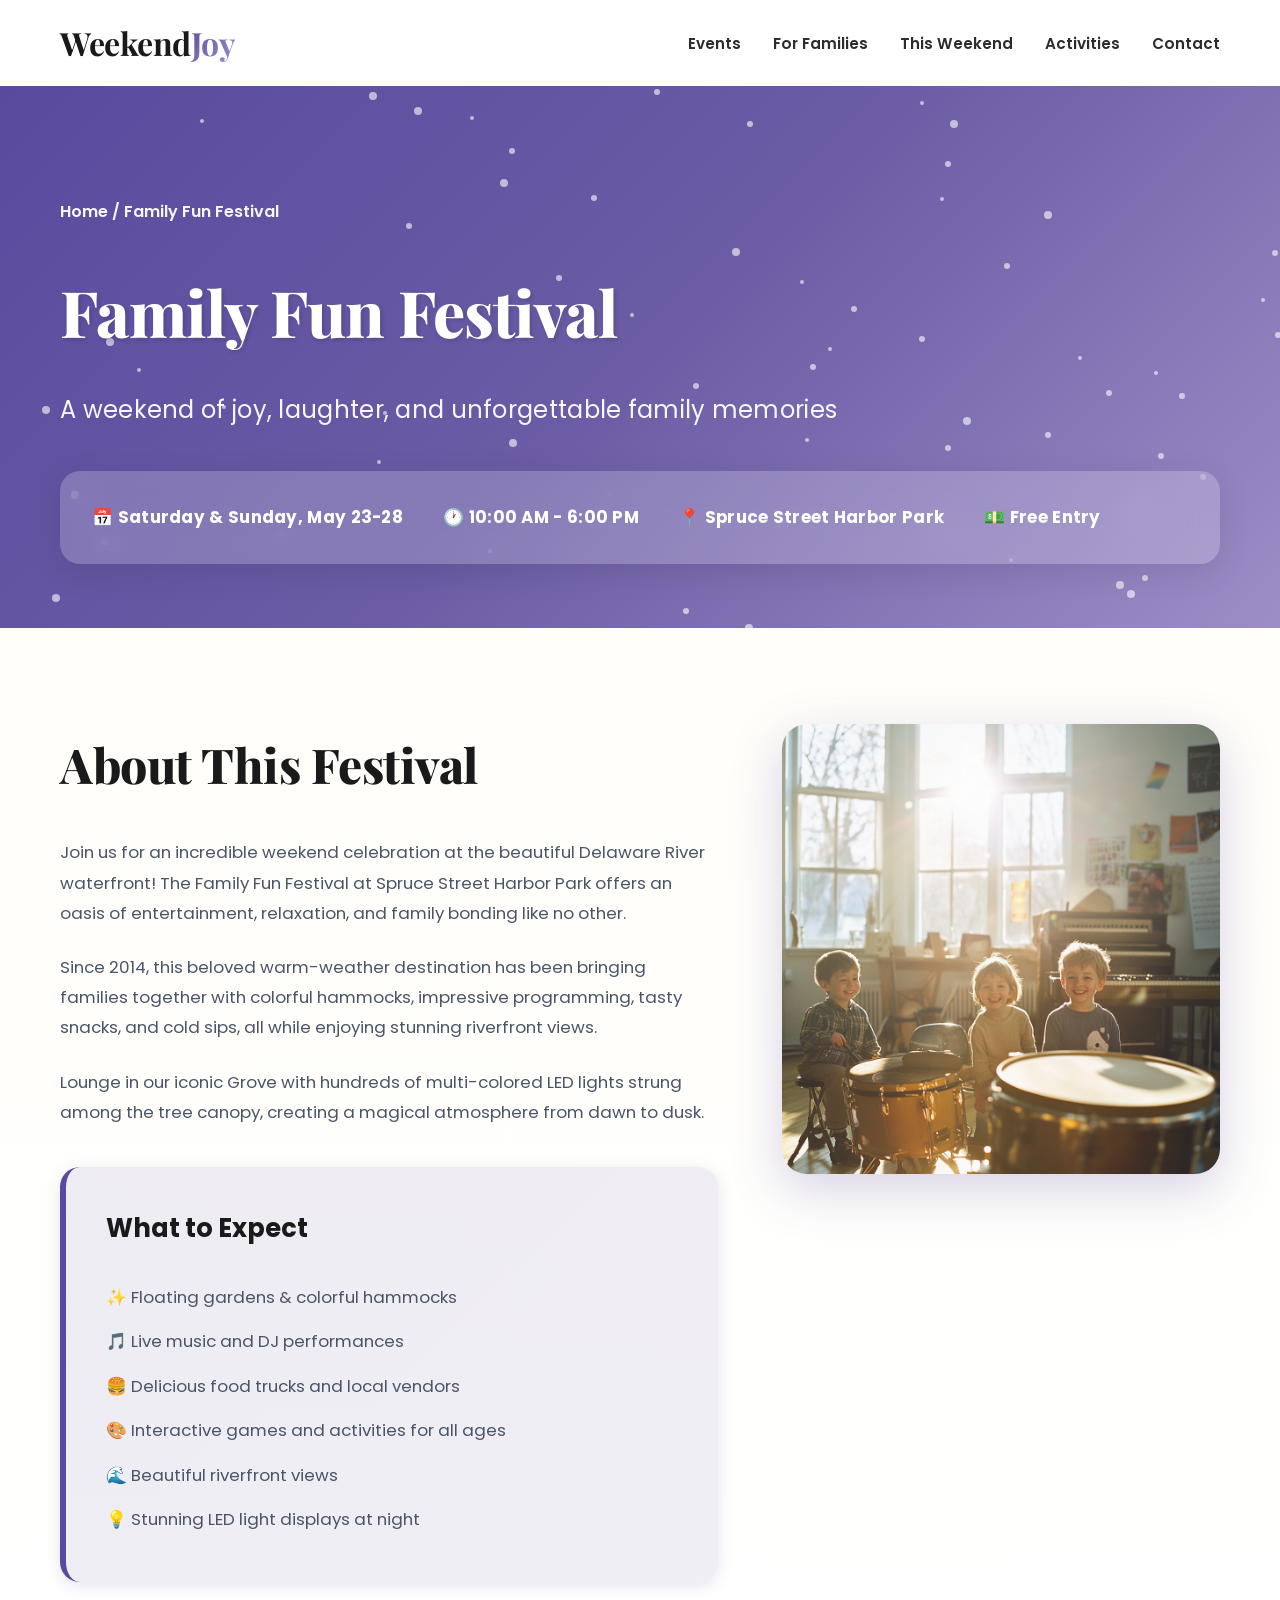
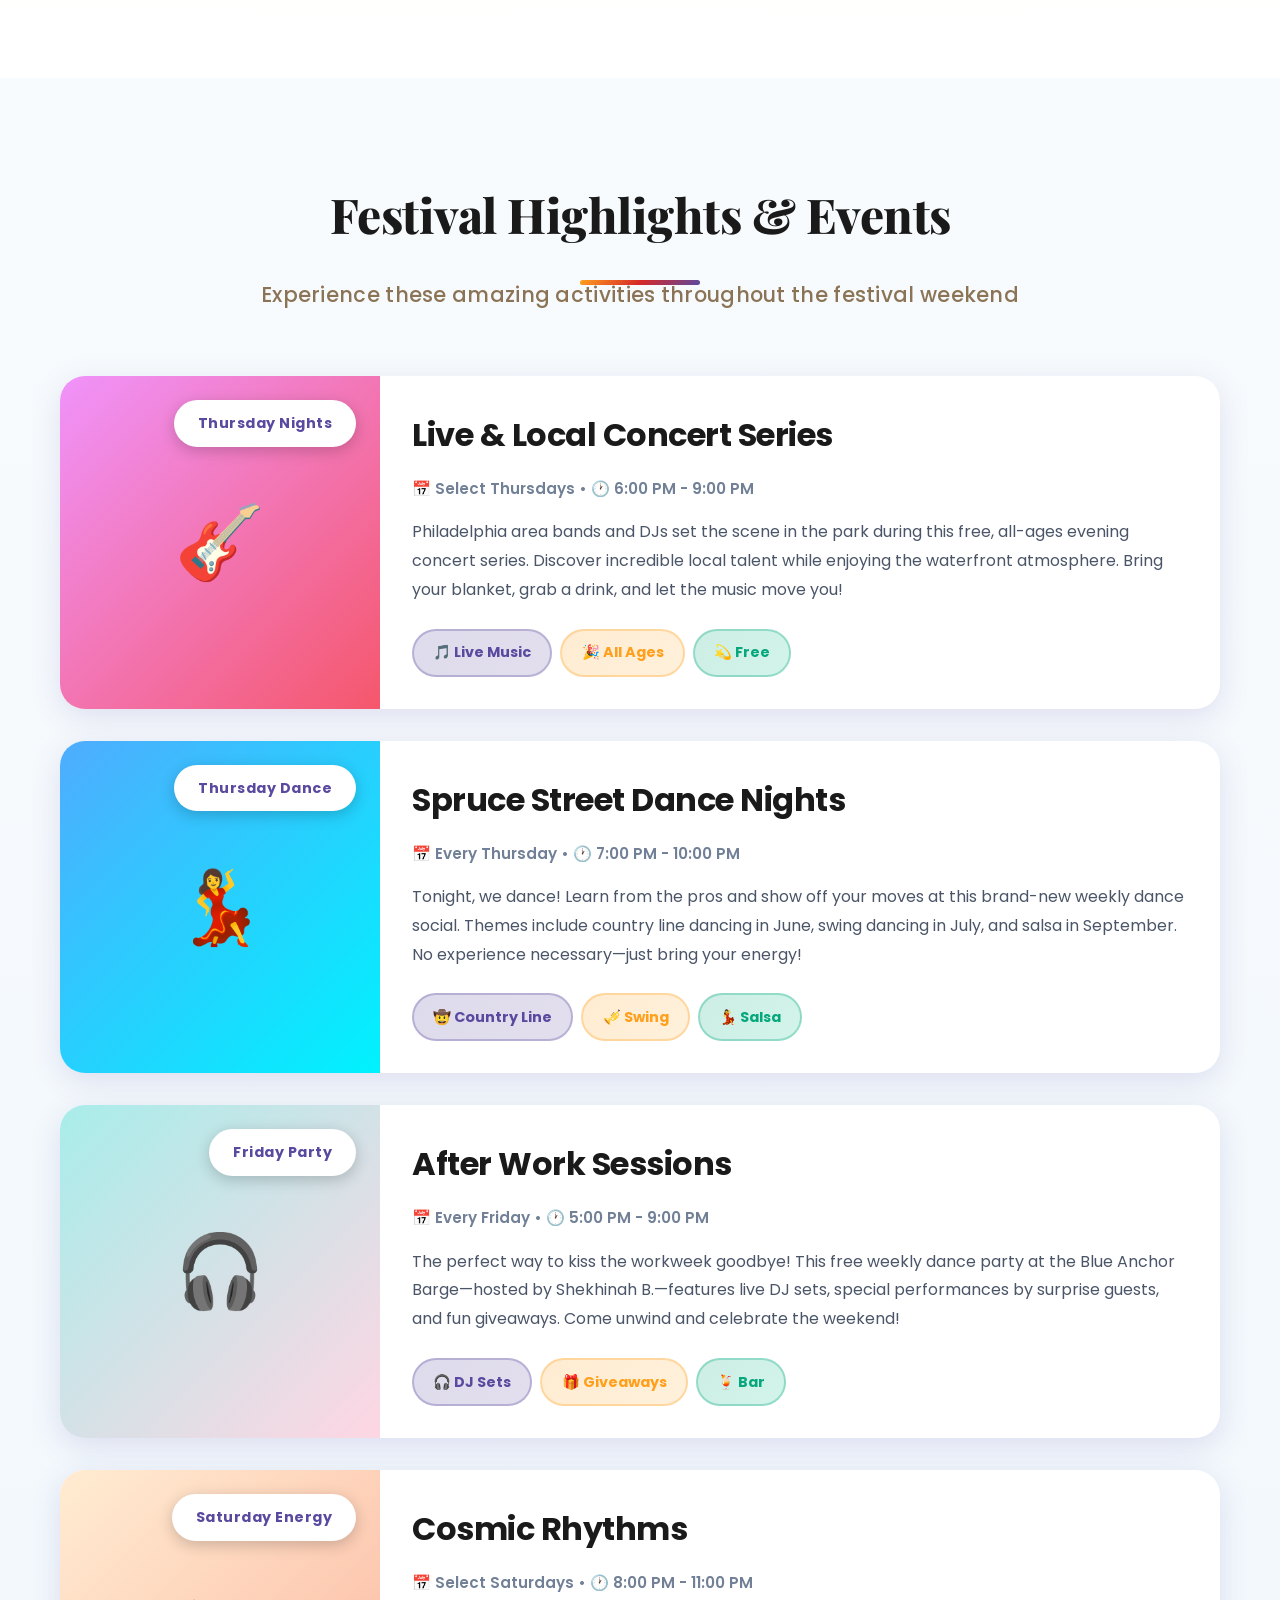
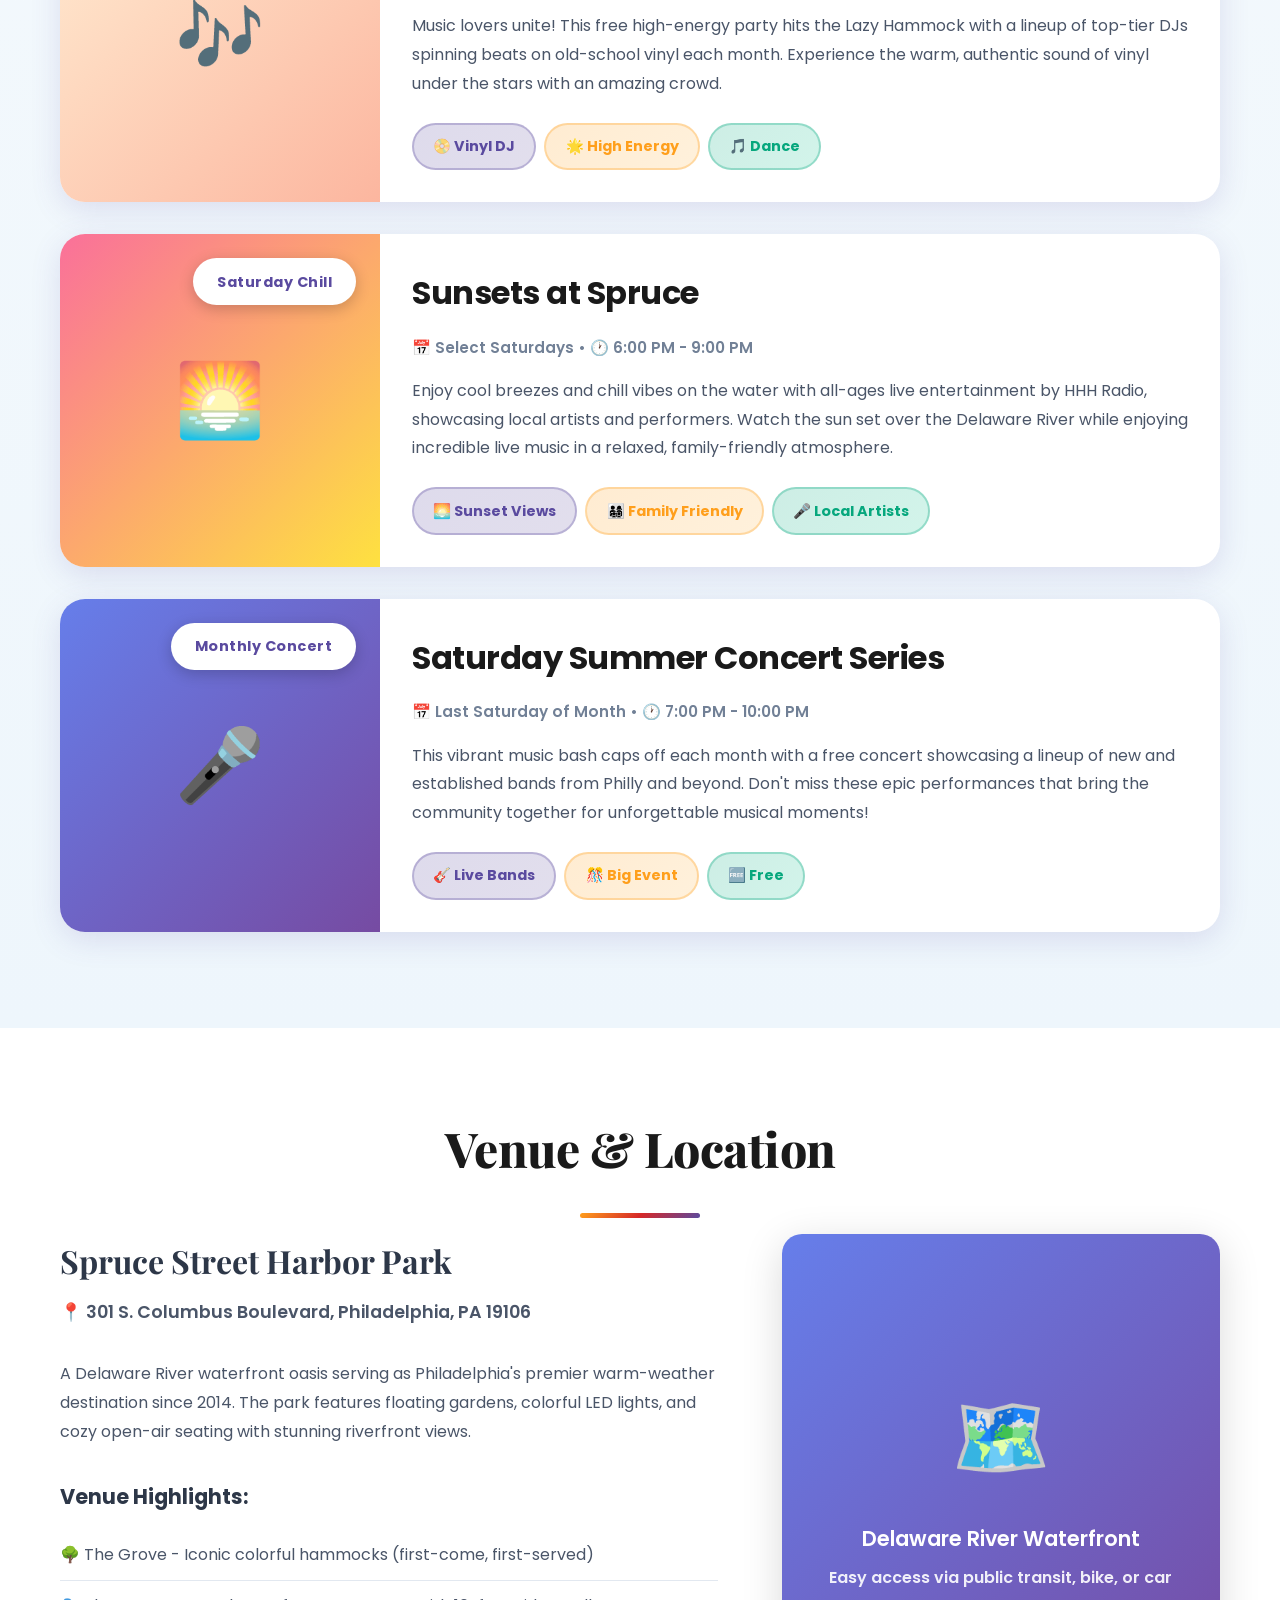
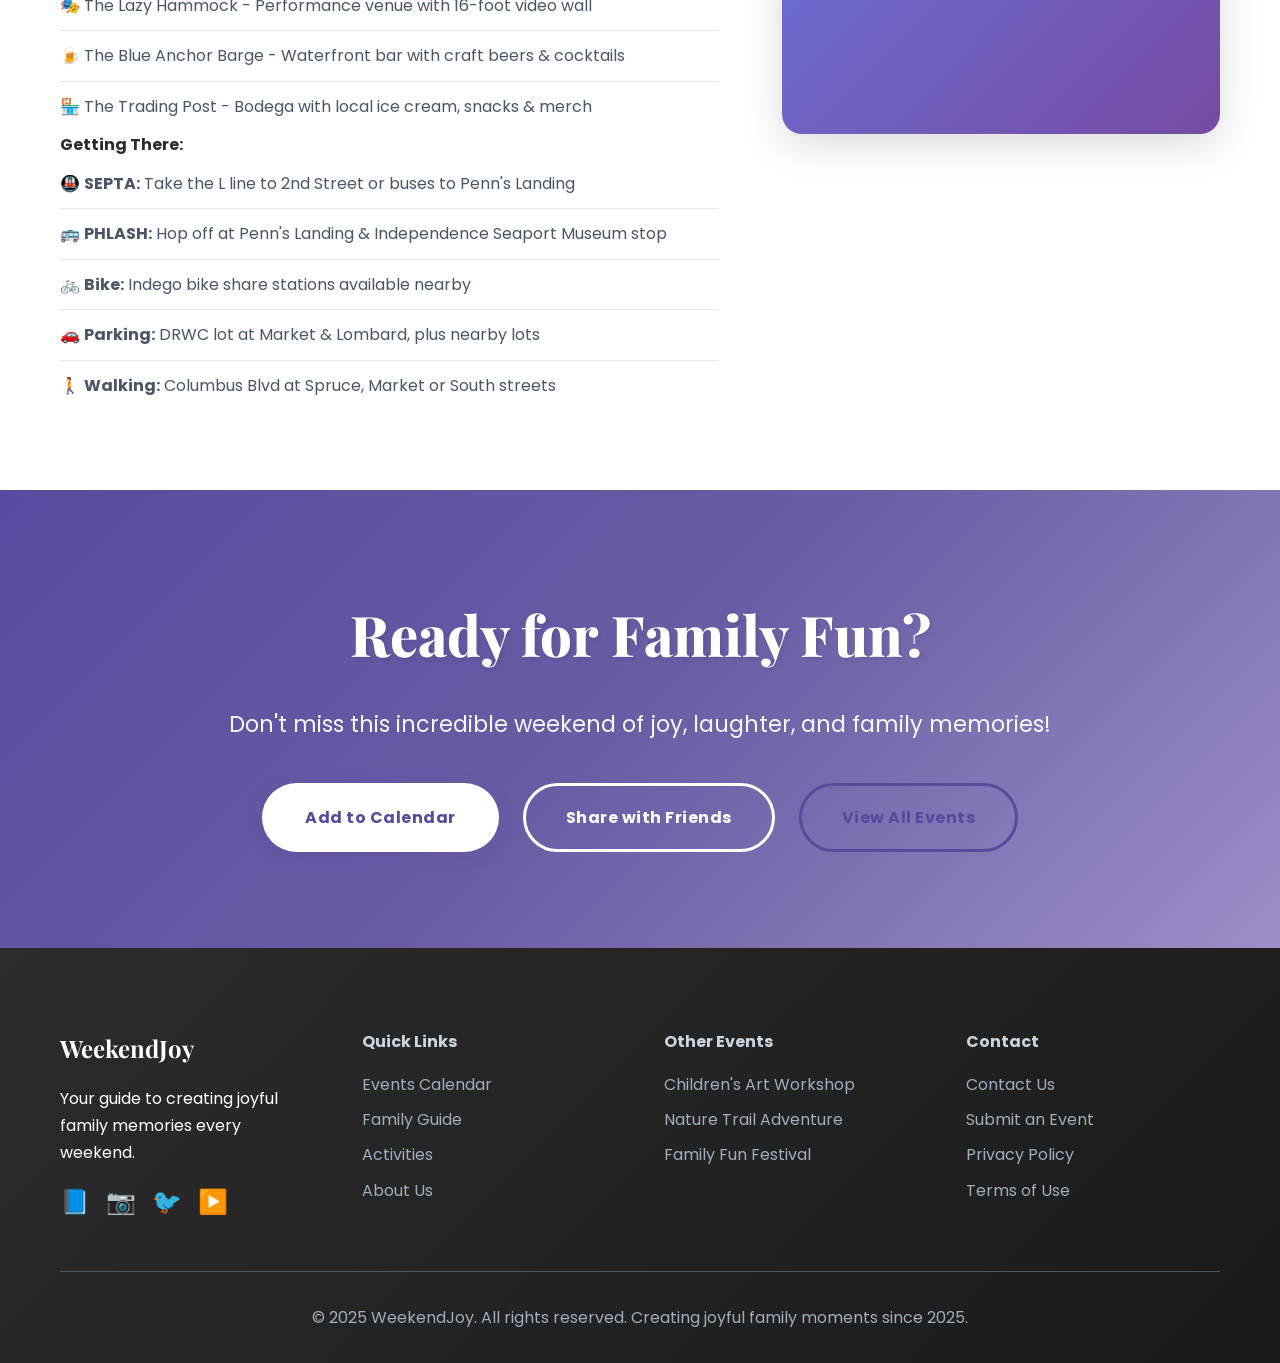
<file: family-fun-festival.html>
<!DOCTYPE html>
<html lang="en">
<head>
    <meta charset="UTF-8">
    <meta name="viewport" content="width=device-width, initial-scale=1.0">
    <title>Family Fun Festival - Weekend Joy Events</title>
    <link rel="stylesheet" href="styles.css">
    <link rel="stylesheet" href="event-pages.css">
    <link rel="preconnect" href="https://fonts.googleapis.com">
    <link rel="preconnect" href="https://fonts.gstatic.com" crossorigin>
    <link href="https://fonts.googleapis.com/css2?family=Poppins:wght@300;400;600;700&family=Playfair+Display:wght@700&display=swap" rel="stylesheet">
</head>
<body>
    <!-- Navigation -->
    <nav class="navbar">
        <div class="container">
            <div class="logo">
                <a href="index.html"><h1>Weekend<span class="joy">Joy</span></h1></a>
            </div>
            <ul class="nav-menu">
                <li><a href="index.html#events">Events</a></li>
                <li><a href="index.html#families">For Families</a></li>
                <li><a href="index.html#this-weekend">This Weekend</a></li>
                <li><a href="index.html#activities">Activities</a></li>
                <li><a href="index.html#contact">Contact</a></li>
            </ul>
            <button class="mobile-menu-btn">☰</button>
        </div>
    </nav>

    <!-- Event Hero -->
    <section class="event-hero" style="background: linear-gradient(135deg, #5A4A9F 0%, #6B5CA5 50%, #9D8EC7 100%);">
        <div class="particles-container" id="particles"></div>
        <div class="container">
            <div class="breadcrumb">
                <a href="index.html">Home</a> / <span>Family Fun Festival</span>
            </div>
            <h1 class="event-hero-title">Family Fun Festival</h1>
            <p class="event-hero-subtitle">A weekend of joy, laughter, and unforgettable family memories</p>
            <div class="event-meta-bar">
                <span class="meta-item">📅 Saturday & Sunday, May 23-28</span>
                <span class="meta-item">🕐 10:00 AM - 6:00 PM</span>
                <span class="meta-item">📍 Spruce Street Harbor Park</span>
                <span class="meta-item">💵 Free Entry</span>
            </div>
        </div>
    </section>

    <!-- Event Overview -->
    <section class="event-overview">
        <div class="container">
            <div class="overview-grid">
                <div class="overview-content">
                    <h2>About This Festival</h2>
                    <p>Join us for an incredible weekend celebration at the beautiful Delaware River waterfront! The Family Fun Festival at Spruce Street Harbor Park offers an oasis of entertainment, relaxation, and family bonding like no other.</p>
                    <p>Since 2014, this beloved warm-weather destination has been bringing families together with colorful hammocks, impressive programming, tasty snacks, and cold sips, all while enjoying stunning riverfront views.</p>
                    <p>Lounge in our iconic Grove with hundreds of multi-colored LED lights strung among the tree canopy, creating a magical atmosphere from dawn to dusk.</p>
                    
                    <div class="quick-info">
                        <h3>What to Expect</h3>
                        <ul>
                            <li>✨ Floating gardens & colorful hammocks</li>
                            <li>🎵 Live music and DJ performances</li>
                            <li>🍔 Delicious food trucks and local vendors</li>
                            <li>🎨 Interactive games and activities for all ages</li>
                            <li>🌊 Beautiful riverfront views</li>
                            <li>💡 Stunning LED light displays at night</li>
                        </ul>
                    </div>
                </div>
                <div class="overview-image">
                    <div class="image-placeholder" style="background: url('assets/images/childrens music class 1.png'); background-size: cover; background-position: center;">
                    </div>
                </div>
            </div>
        </div>
    </section>

    <!-- Featured Events -->
    <section class="featured-events-section">
        <div class="container">
            <h2 class="section-title">Festival Highlights & Events</h2>
            <p class="section-subtitle">Experience these amazing activities throughout the festival weekend</p>

            <div class="events-showcase">
                <!-- Event 1 -->
                <div class="showcase-card">
                    <div class="showcase-image" style="background: linear-gradient(135deg, #f093fb 0%, #f5576c 100%);">
                        <span class="showcase-tag">Thursday Nights</span>
                        <div class="showcase-icon">🎸</div>
                    </div>
                    <div class="showcase-content">
                        <h3>Live & Local Concert Series</h3>
                        <p class="event-time">📅 Select Thursdays • 🕐 6:00 PM - 9:00 PM</p>
                        <p>Philadelphia area bands and DJs set the scene in the park during this free, all-ages evening concert series. Discover incredible local talent while enjoying the waterfront atmosphere. Bring your blanket, grab a drink, and let the music move you!</p>
                        <div class="event-features">
                            <span class="feature-badge">🎵 Live Music</span>
                            <span class="feature-badge">🎉 All Ages</span>
                            <span class="feature-badge">💫 Free</span>
                        </div>
                    </div>
                </div>

                <!-- Event 2 -->
                <div class="showcase-card">
                    <div class="showcase-image" style="background: linear-gradient(135deg, #4facfe 0%, #00f2fe 100%);">
                        <span class="showcase-tag">Thursday Dance</span>
                        <div class="showcase-icon">💃</div>
                    </div>
                    <div class="showcase-content">
                        <h3>Spruce Street Dance Nights</h3>
                        <p class="event-time">📅 Every Thursday • 🕐 7:00 PM - 10:00 PM</p>
                        <p>Tonight, we dance! Learn from the pros and show off your moves at this brand-new weekly dance social. Themes include country line dancing in June, swing dancing in July, and salsa in September. No experience necessary—just bring your energy!</p>
                        <div class="event-features">
                            <span class="feature-badge">🤠 Country Line</span>
                            <span class="feature-badge">🎺 Swing</span>
                            <span class="feature-badge">💃 Salsa</span>
                        </div>
                    </div>
                </div>

                <!-- Event 3 -->
                <div class="showcase-card">
                    <div class="showcase-image" style="background: linear-gradient(135deg, #a8edea 0%, #fed6e3 100%);">
                        <span class="showcase-tag">Friday Party</span>
                        <div class="showcase-icon">🎧</div>
                    </div>
                    <div class="showcase-content">
                        <h3>After Work Sessions</h3>
                        <p class="event-time">📅 Every Friday • 🕐 5:00 PM - 9:00 PM</p>
                        <p>The perfect way to kiss the workweek goodbye! This free weekly dance party at the Blue Anchor Barge—hosted by Shekhinah B.—features live DJ sets, special performances by surprise guests, and fun giveaways. Come unwind and celebrate the weekend!</p>
                        <div class="event-features">
                            <span class="feature-badge">🎧 DJ Sets</span>
                            <span class="feature-badge">🎁 Giveaways</span>
                            <span class="feature-badge">🍹 Bar</span>
                        </div>
                    </div>
                </div>

                <!-- Event 4 -->
                <div class="showcase-card">
                    <div class="showcase-image" style="background: linear-gradient(135deg, #ffecd2 0%, #fcb69f 100%);">
                        <span class="showcase-tag">Saturday Energy</span>
                        <div class="showcase-icon">🎶</div>
                    </div>
                    <div class="showcase-content">
                        <h3>Cosmic Rhythms</h3>
                        <p class="event-time">📅 Select Saturdays • 🕐 8:00 PM - 11:00 PM</p>
                        <p>Music lovers unite! This free high-energy party hits the Lazy Hammock with a lineup of top-tier DJs spinning beats on old-school vinyl each month. Experience the warm, authentic sound of vinyl under the stars with an amazing crowd.</p>
                        <div class="event-features">
                            <span class="feature-badge">📀 Vinyl DJ</span>
                            <span class="feature-badge">🌟 High Energy</span>
                            <span class="feature-badge">🎵 Dance</span>
                        </div>
                    </div>
                </div>

                <!-- Event 5 -->
                <div class="showcase-card">
                    <div class="showcase-image" style="background: linear-gradient(135deg, #fa709a 0%, #fee140 100%);">
                        <span class="showcase-tag">Saturday Chill</span>
                        <div class="showcase-icon">🌅</div>
                    </div>
                    <div class="showcase-content">
                        <h3>Sunsets at Spruce</h3>
                        <p class="event-time">📅 Select Saturdays • 🕐 6:00 PM - 9:00 PM</p>
                        <p>Enjoy cool breezes and chill vibes on the water with all-ages live entertainment by HHH Radio, showcasing local artists and performers. Watch the sun set over the Delaware River while enjoying incredible live music in a relaxed, family-friendly atmosphere.</p>
                        <div class="event-features">
                            <span class="feature-badge">🌅 Sunset Views</span>
                            <span class="feature-badge">👨‍👩‍👧‍👦 Family Friendly</span>
                            <span class="feature-badge">🎤 Local Artists</span>
                        </div>
                    </div>
                </div>

                <!-- Event 6 -->
                <div class="showcase-card">
                    <div class="showcase-image" style="background: linear-gradient(135deg, #667eea 0%, #764ba2 100%);">
                        <span class="showcase-tag">Monthly Concert</span>
                        <div class="showcase-icon">🎤</div>
                    </div>
                    <div class="showcase-content">
                        <h3>Saturday Summer Concert Series</h3>
                        <p class="event-time">📅 Last Saturday of Month • 🕐 7:00 PM - 10:00 PM</p>
                        <p>This vibrant music bash caps off each month with a free concert showcasing a lineup of new and established bands from Philly and beyond. Don't miss these epic performances that bring the community together for unforgettable musical moments!</p>
                        <div class="event-features">
                            <span class="feature-badge">🎸 Live Bands</span>
                            <span class="feature-badge">🎊 Big Event</span>
                            <span class="feature-badge">🆓 Free</span>
                        </div>
                    </div>
                </div>
            </div>
        </div>
    </section>

    <!-- Venue Information -->
    <section class="venue-section">
        <div class="container">
            <h2 class="section-title">Venue & Location</h2>
            <div class="venue-grid">
                <div class="venue-info">
                    <h3>Spruce Street Harbor Park</h3>
                    <p class="venue-address">📍 301 S. Columbus Boulevard, Philadelphia, PA 19106</p>
                    <p>A Delaware River waterfront oasis serving as Philadelphia's premier warm-weather destination since 2014. The park features floating gardens, colorful LED lights, and cozy open-air seating with stunning riverfront views.</p>
                    
                    <div class="venue-features">
                        <h4>Venue Highlights:</h4>
                        <ul>
                            <li>🌳 The Grove - Iconic colorful hammocks (first-come, first-served)</li>
                            <li>🎭 The Lazy Hammock - Performance venue with 16-foot video wall</li>
                            <li>🍺 The Blue Anchor Barge - Waterfront bar with craft beers & cocktails</li>
                            <li>🏪 The Trading Post - Bodega with local ice cream, snacks & merch</li>
                        </ul>
                    </div>

                    <h4>Getting There:</h4>
                    <ul class="transportation-list">
                        <li>🚇 <strong>SEPTA:</strong> Take the L line to 2nd Street or buses to Penn's Landing</li>
                        <li>🚌 <strong>PHLASH:</strong> Hop off at Penn's Landing & Independence Seaport Museum stop</li>
                        <li>🚲 <strong>Bike:</strong> Indego bike share stations available nearby</li>
                        <li>🚗 <strong>Parking:</strong> DRWC lot at Market & Lombard, plus nearby lots</li>
                        <li>🚶 <strong>Walking:</strong> Columbus Blvd at Spruce, Market or South streets</li>
                    </ul>
                </div>
                <div class="venue-map">
                    <div class="map-placeholder" style="background: linear-gradient(135deg, #667eea 0%, #764ba2 100%);">
                        <div class="map-icon">🗺️</div>
                        <p>Delaware River Waterfront</p>
                        <p class="map-note">Easy access via public transit, bike, or car</p>
                    </div>
                </div>
            </div>
        </div>
    </section>

    <!-- CTA Section -->
    <section class="event-cta">
        <div class="container">
            <h2>Ready for Family Fun?</h2>
            <p>Don't miss this incredible weekend of joy, laughter, and family memories!</p>
            <div class="cta-buttons">
                <a href="#" class="btn btn-primary">Add to Calendar</a>
                <a href="#" class="btn btn-secondary">Share with Friends</a>
                <a href="index.html" class="btn btn-outline">View All Events</a>
            </div>
        </div>
    </section>

    <!-- Footer -->
    <footer class="footer">
        <div class="container">
            <div class="footer-grid">
                <div class="footer-col">
                    <h3>Weekend<span class="joy">Joy</span></h3>
                    <p>Your guide to creating joyful family memories every weekend.</p>
                    <div class="social-links">
                        <a href="#">📘</a>
                        <a href="#">📷</a>
                        <a href="#">🐦</a>
                        <a href="#">▶️</a>
                    </div>
                </div>
                
                <div class="footer-col">
                    <h4>Quick Links</h4>
                    <ul>
                        <li><a href="index.html#events">Events Calendar</a></li>
                        <li><a href="index.html#families">Family Guide</a></li>
                        <li><a href="index.html#activities">Activities</a></li>
                        <li><a href="index.html">About Us</a></li>
                    </ul>
                </div>
                
                <div class="footer-col">
                    <h4>Other Events</h4>
                    <ul>
                        <li><a href="childrens-art-workshop.html">Children's Art Workshop</a></li>
                        <li><a href="nature-trail-adventure.html">Nature Trail Adventure</a></li>
                        <li><a href="family-fun-festival.html">Family Fun Festival</a></li>
                    </ul>
                </div>
                
                <div class="footer-col">
                    <h4>Contact</h4>
                    <ul>
                        <li><a href="#">Contact Us</a></li>
                        <li><a href="#">Submit an Event</a></li>
                        <li><a href="#">Privacy Policy</a></li>
                        <li><a href="#">Terms of Use</a></li>
                    </ul>
                </div>
            </div>
            
            <div class="footer-bottom">
                <p>&copy; 2025 WeekendJoy. All rights reserved. Creating joyful family moments since 2025.</p>
            </div>
        </div>
    </footer>

    <script src="script.js"></script>
    <script>
        // Initialize particles for event page
        if (typeof createParticles === 'function') {
            createParticles();
        }
    </script>
</body>
</html>
</file>
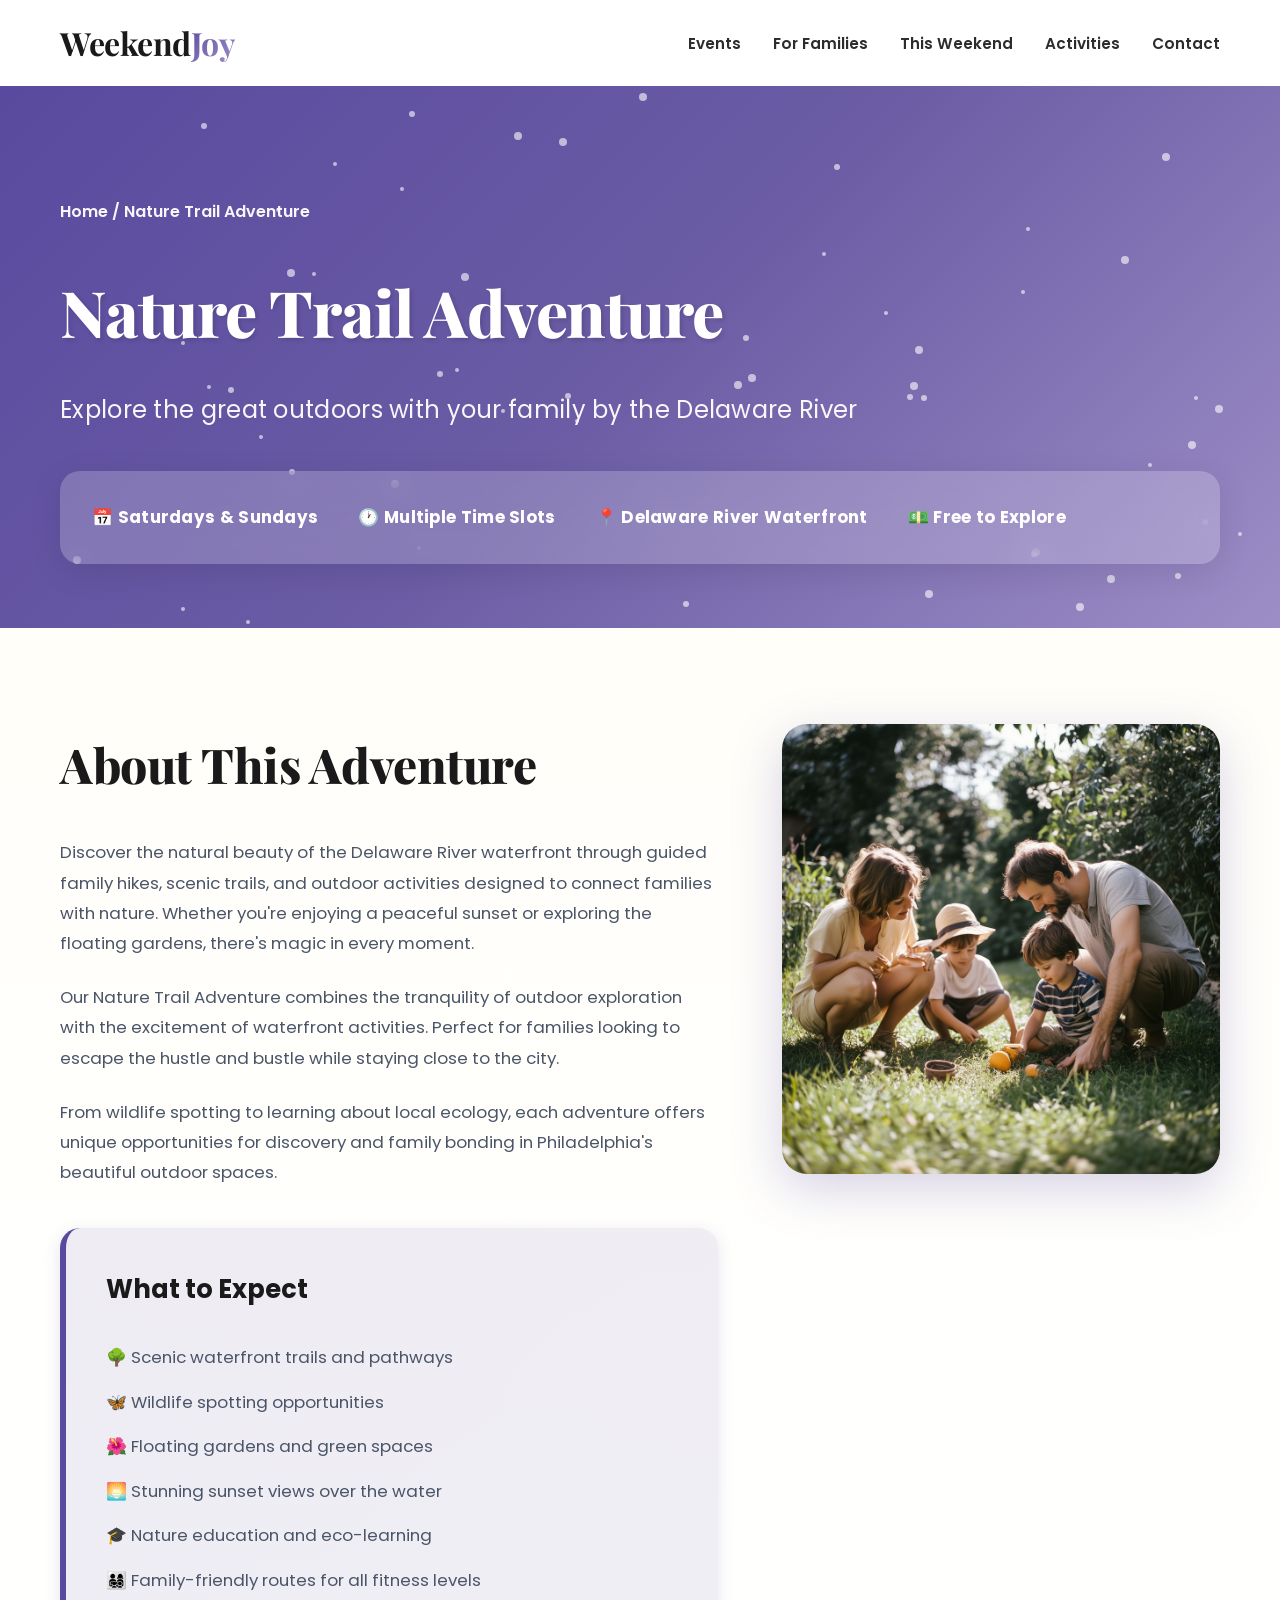
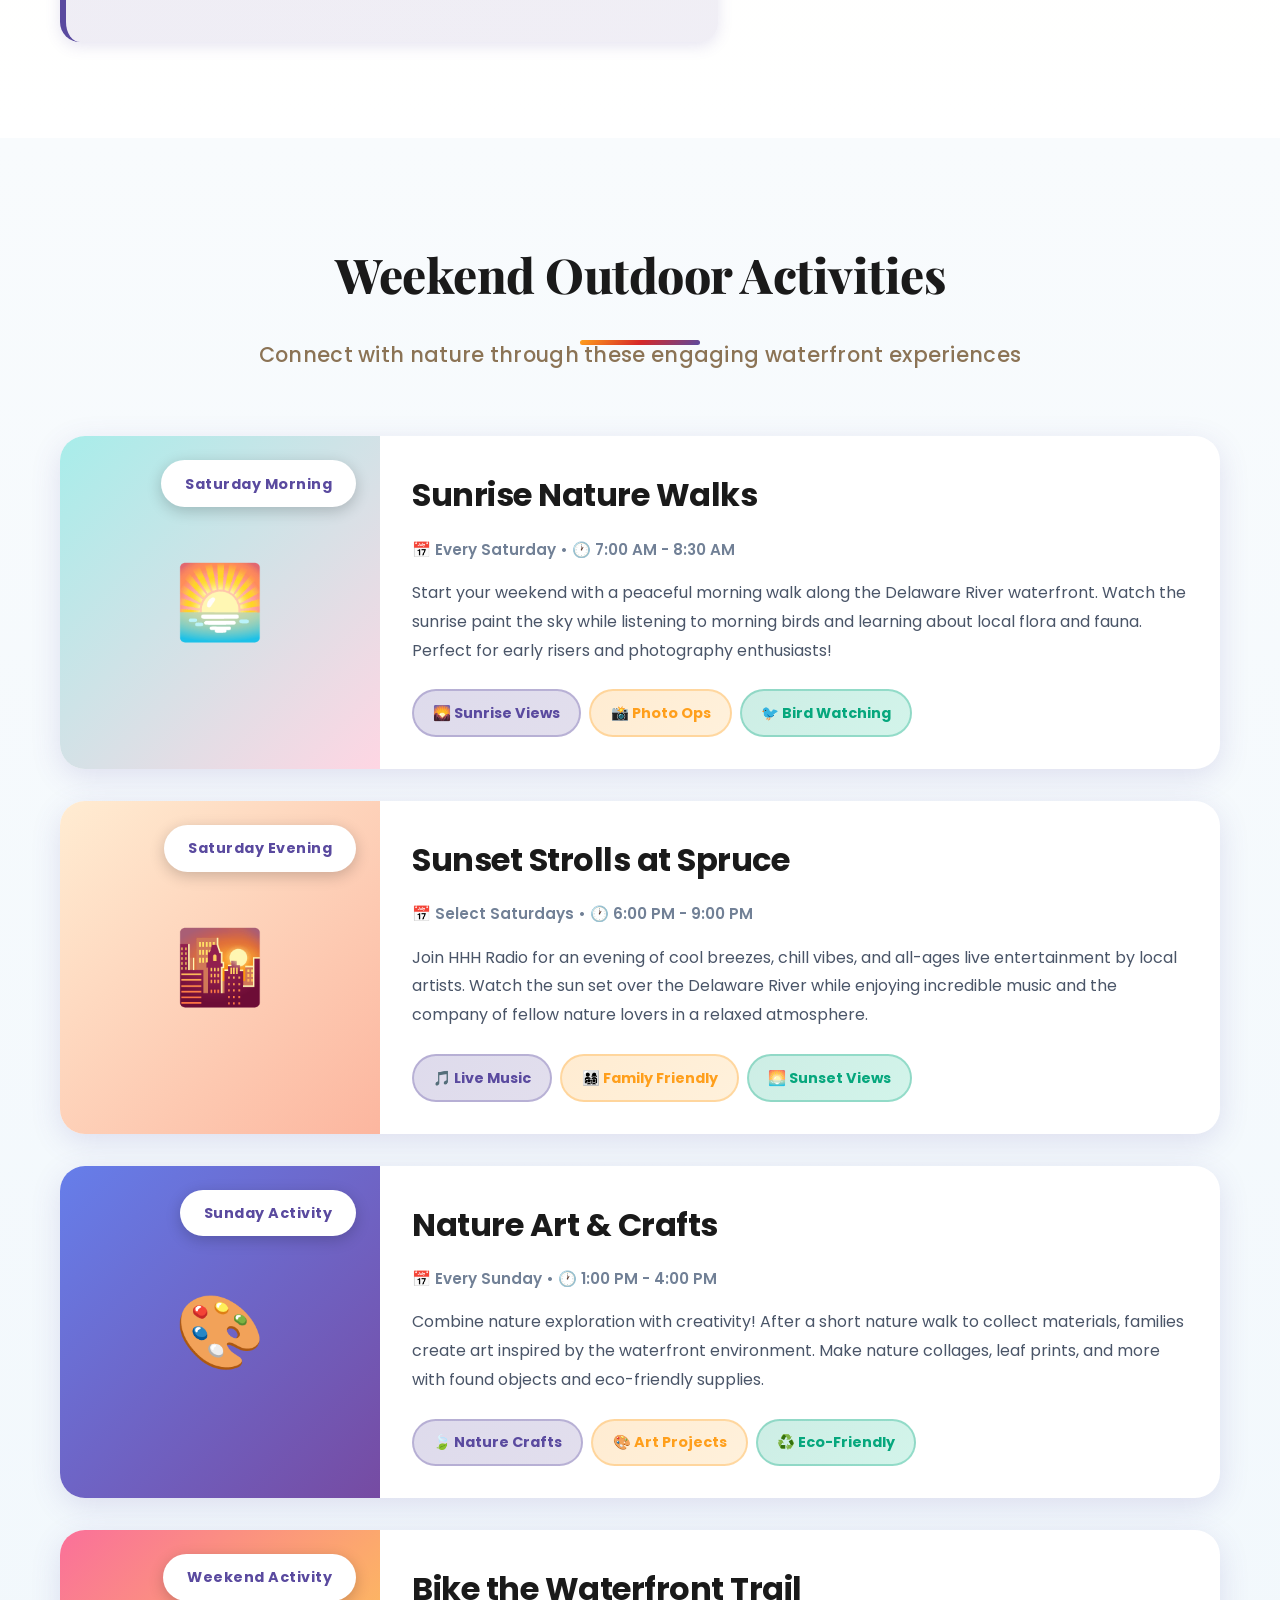
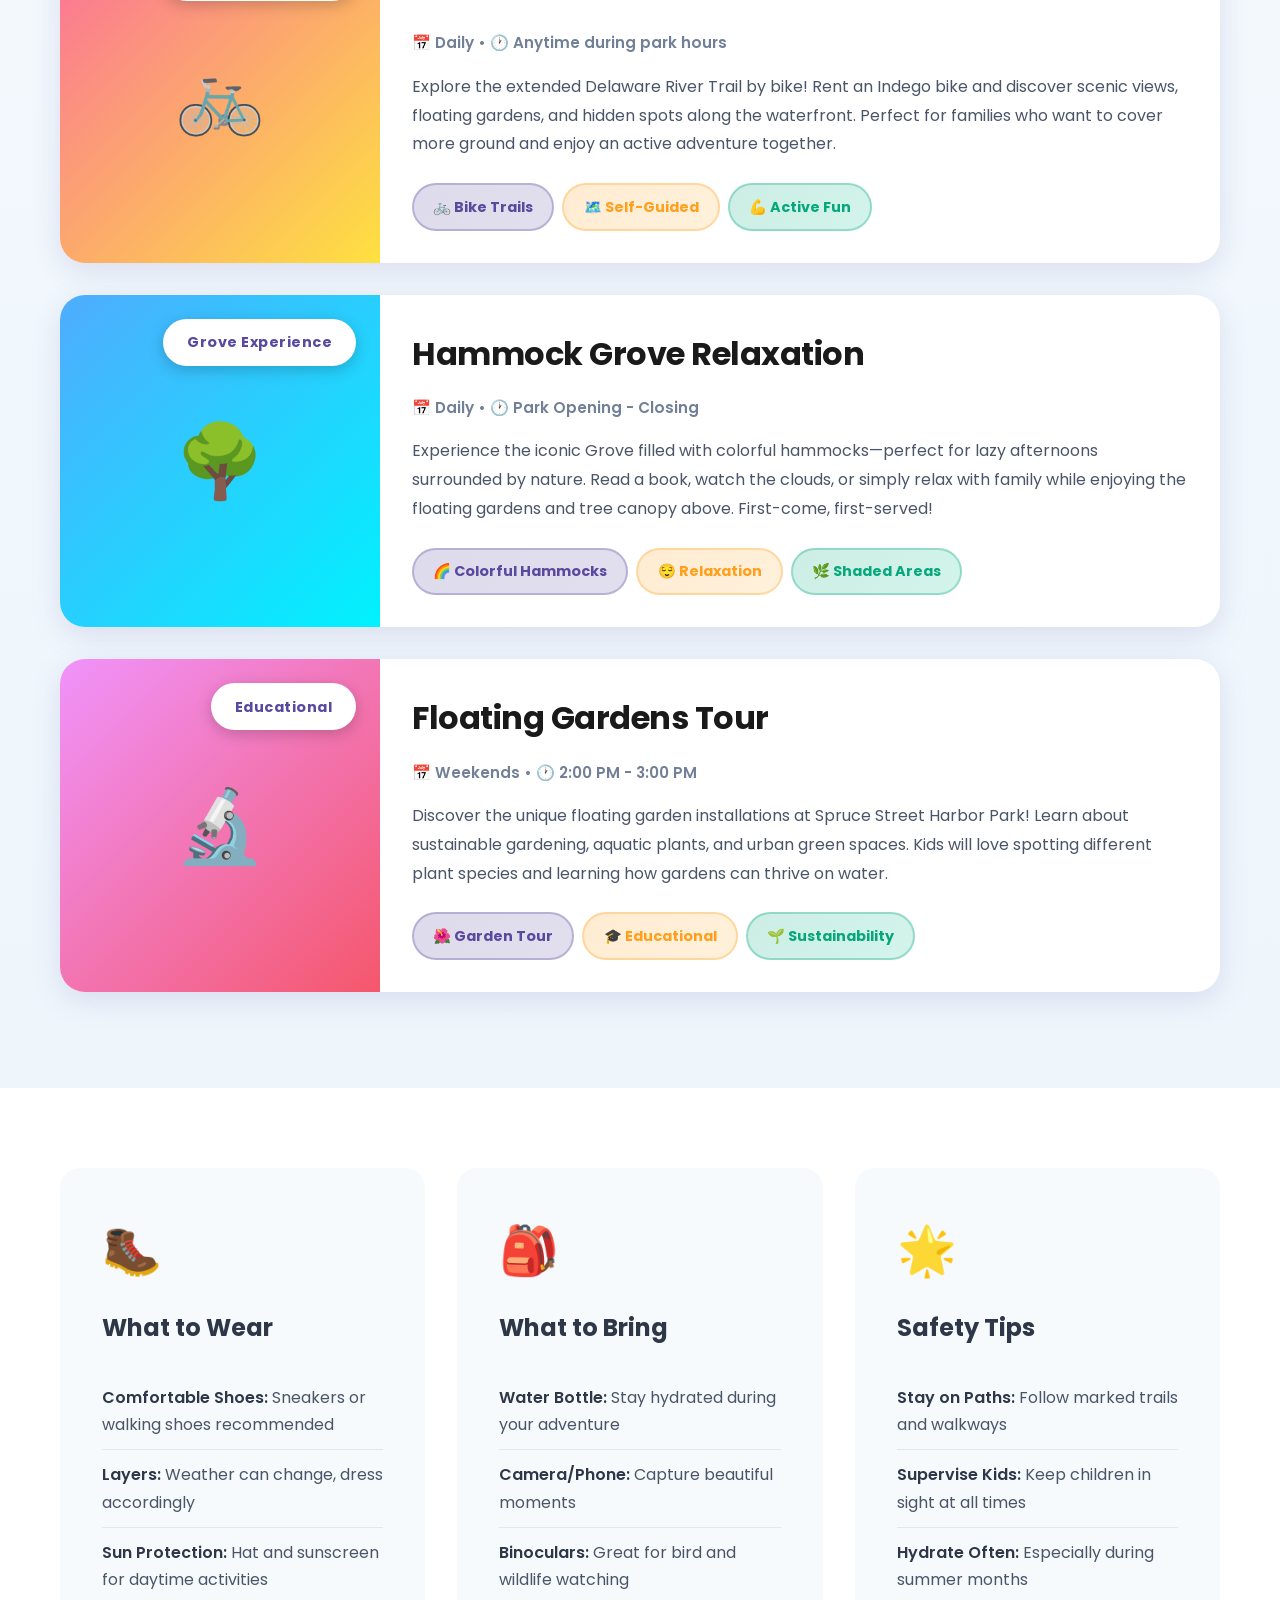
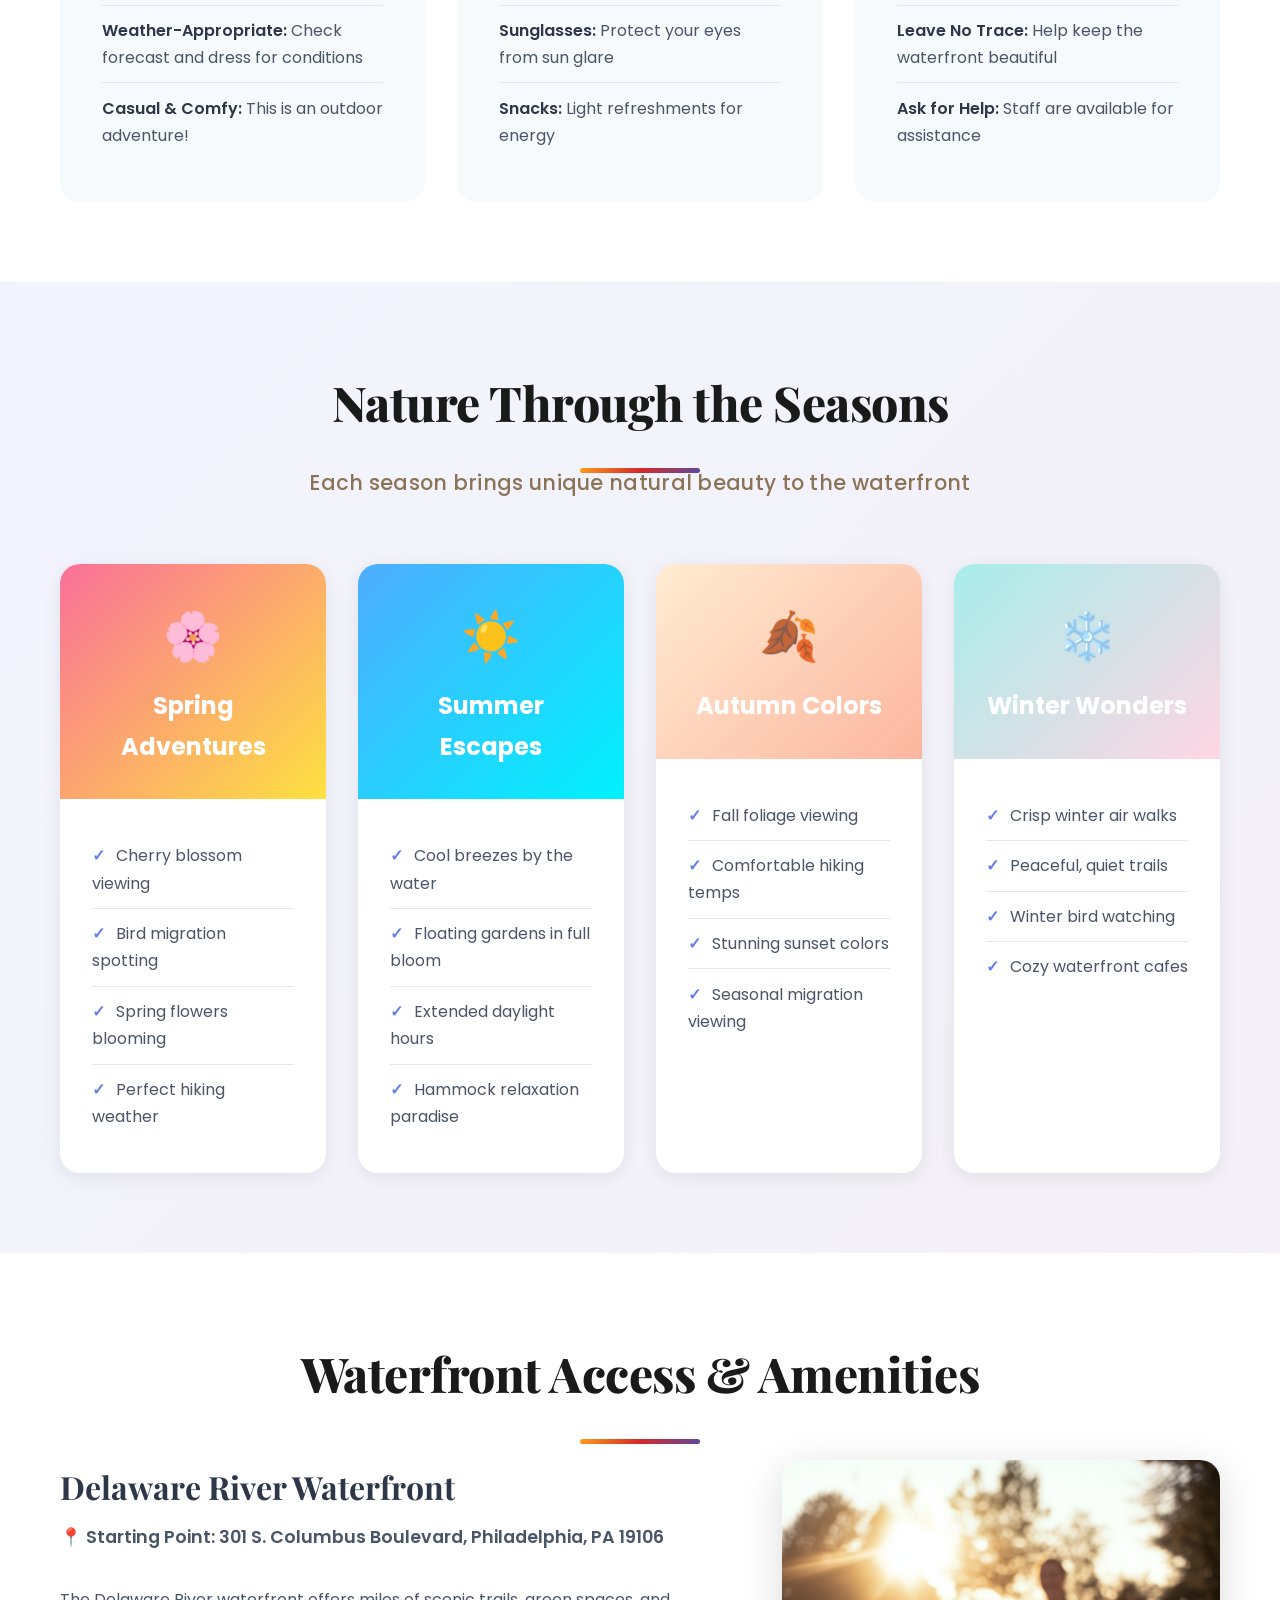
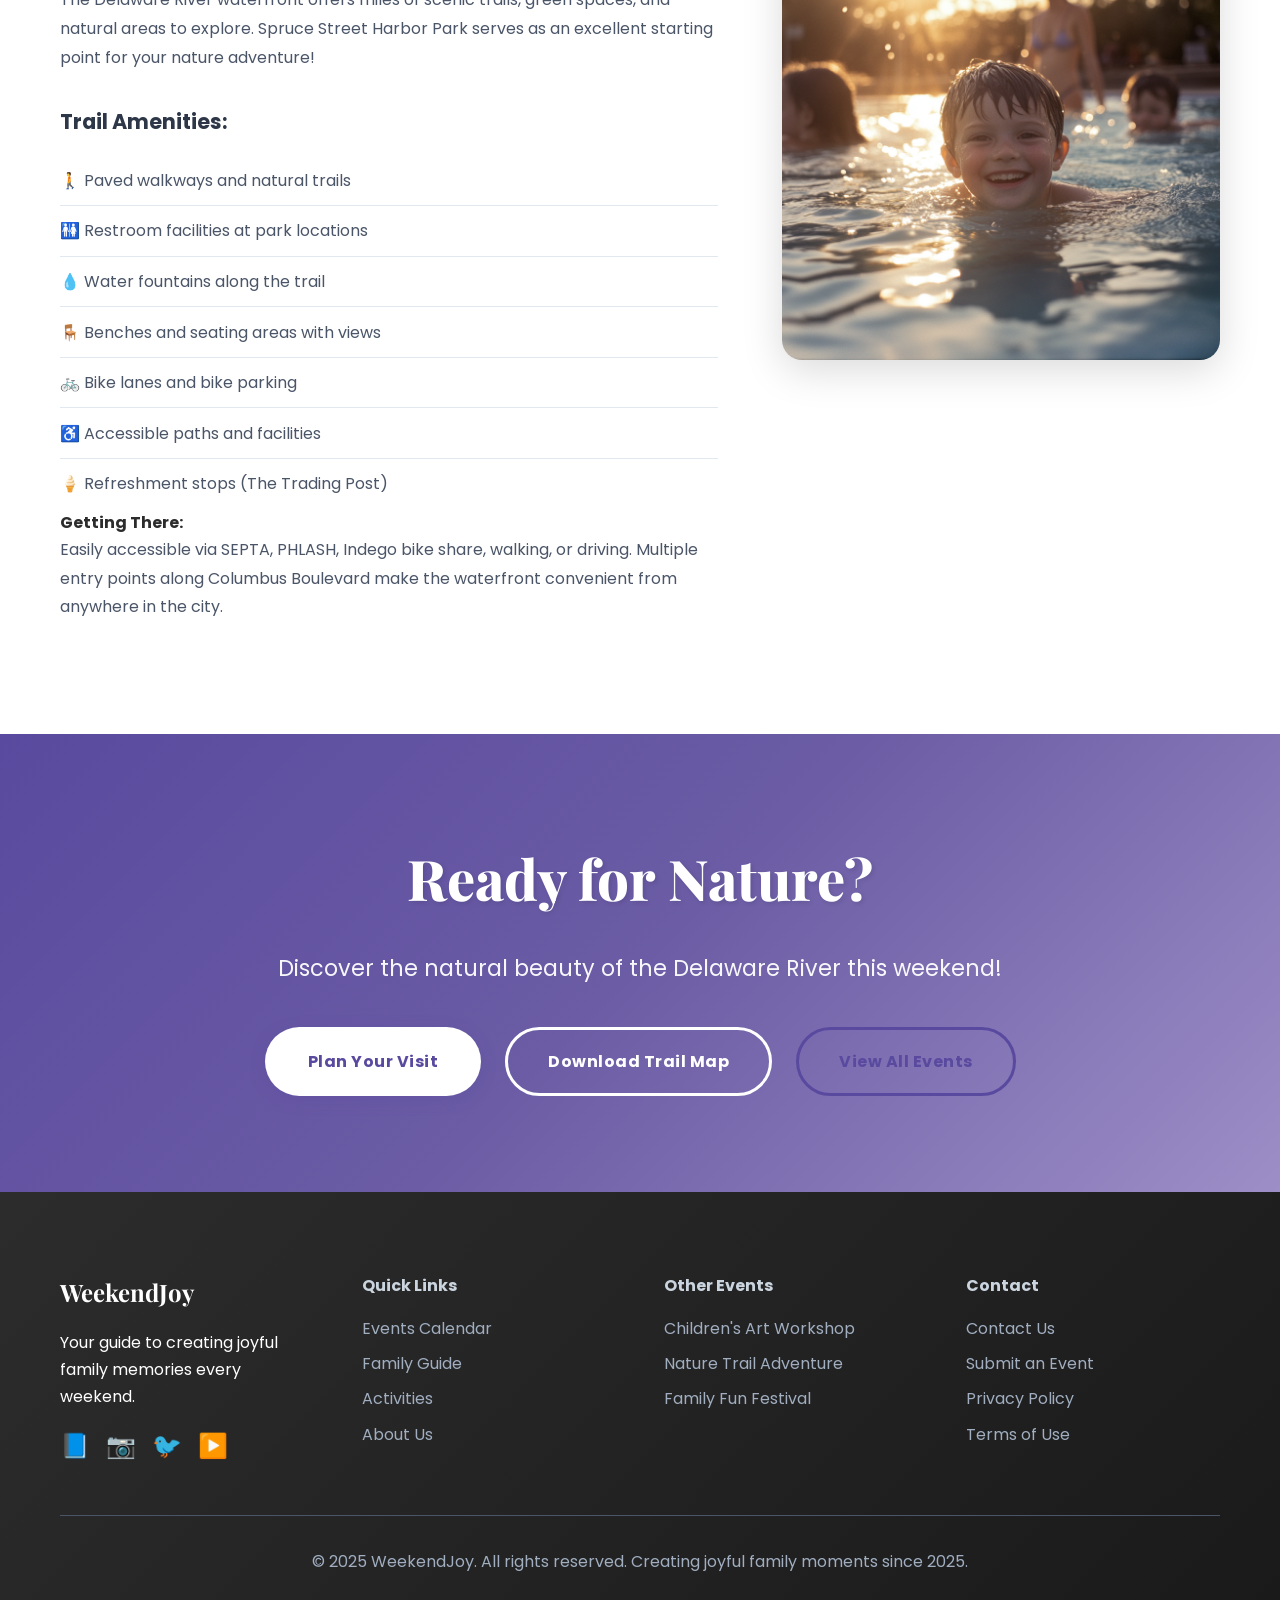
<file: nature-trail-adventure.html>
<!DOCTYPE html>
<html lang="en">
<head>
    <meta charset="UTF-8">
    <meta name="viewport" content="width=device-width, initial-scale=1.0">
    <title>Nature Trail Adventure - Weekend Joy Events</title>
    <link rel="stylesheet" href="styles.css">
    <link rel="stylesheet" href="event-pages.css">
    <link rel="preconnect" href="https://fonts.googleapis.com">
    <link rel="preconnect" href="https://fonts.gstatic.com" crossorigin>
    <link href="https://fonts.googleapis.com/css2?family=Poppins:wght@300;400;600;700&family=Playfair+Display:wght@700&display=swap" rel="stylesheet">
</head>
<body>
    <!-- Navigation -->
    <nav class="navbar">
        <div class="container">
            <div class="logo">
                <a href="index.html"><h1>Weekend<span class="joy">Joy</span></h1></a>
            </div>
            <ul class="nav-menu">
                <li><a href="index.html#events">Events</a></li>
                <li><a href="index.html#families">For Families</a></li>
                <li><a href="index.html#this-weekend">This Weekend</a></li>
                <li><a href="index.html#activities">Activities</a></li>
                <li><a href="index.html#contact">Contact</a></li>
            </ul>
            <button class="mobile-menu-btn">☰</button>
        </div>
    </nav>

    <!-- Event Hero -->
    <section class="event-hero" style="background: linear-gradient(135deg, #5A4A9F 0%, #6B5CA5 50%, #9D8EC7 100%);">
        <div class="particles-container" id="particles"></div>
        <div class="container">
            <div class="breadcrumb">
                <a href="index.html">Home</a> / <span>Nature Trail Adventure</span>
            </div>
            <h1 class="event-hero-title">Nature Trail Adventure</h1>
            <p class="event-hero-subtitle">Explore the great outdoors with your family by the Delaware River</p>
            <div class="event-meta-bar">
                <span class="meta-item">📅 Saturdays & Sundays</span>
                <span class="meta-item">🕐 Multiple Time Slots</span>
                <span class="meta-item">📍 Delaware River Waterfront</span>
                <span class="meta-item">💵 Free to Explore</span>
            </div>
        </div>
    </section>

    <!-- Event Overview -->
    <section class="event-overview">
        <div class="container">
            <div class="overview-grid">
                <div class="overview-content">
                    <h2>About This Adventure</h2>
                    <p>Discover the natural beauty of the Delaware River waterfront through guided family hikes, scenic trails, and outdoor activities designed to connect families with nature. Whether you're enjoying a peaceful sunset or exploring the floating gardens, there's magic in every moment.</p>
                    <p>Our Nature Trail Adventure combines the tranquility of outdoor exploration with the excitement of waterfront activities. Perfect for families looking to escape the hustle and bustle while staying close to the city.</p>
                    <p>From wildlife spotting to learning about local ecology, each adventure offers unique opportunities for discovery and family bonding in Philadelphia's beautiful outdoor spaces.</p>
                    
                    <div class="quick-info">
                        <h3>What to Expect</h3>
                        <ul>
                            <li>🌳 Scenic waterfront trails and pathways</li>
                            <li>🦋 Wildlife spotting opportunities</li>
                            <li>🌺 Floating gardens and green spaces</li>
                            <li>🌅 Stunning sunset views over the water</li>
                            <li>🎓 Nature education and eco-learning</li>
                            <li>👨‍👩‍👧‍👦 Family-friendly routes for all fitness levels</li>
                        </ul>
                    </div>
                </div>
                <div class="overview-image">
                    <div class="image-placeholder" style="background: url('assets/images/family and kids in the nature.png'); background-size: cover; background-position: center;">
                    </div>
                </div>
            </div>
        </div>
    </section>

    <!-- Trail Activities -->
    <section class="featured-events-section">
        <div class="container">
            <h2 class="section-title">Weekend Outdoor Activities</h2>
            <p class="section-subtitle">Connect with nature through these engaging waterfront experiences</p>

            <div class="events-showcase">
                <!-- Activity 1 -->
                <div class="showcase-card">
                    <div class="showcase-image" style="background: linear-gradient(135deg, #a8edea 0%, #fed6e3 100%);">
                        <span class="showcase-tag">Saturday Morning</span>
                        <div class="showcase-icon">🌅</div>
                    </div>
                    <div class="showcase-content">
                        <h3>Sunrise Nature Walks</h3>
                        <p class="event-time">📅 Every Saturday • 🕐 7:00 AM - 8:30 AM</p>
                        <p>Start your weekend with a peaceful morning walk along the Delaware River waterfront. Watch the sunrise paint the sky while listening to morning birds and learning about local flora and fauna. Perfect for early risers and photography enthusiasts!</p>
                        <div class="event-features">
                            <span class="feature-badge">🌄 Sunrise Views</span>
                            <span class="feature-badge">📸 Photo Ops</span>
                            <span class="feature-badge">🐦 Bird Watching</span>
                        </div>
                    </div>
                </div>

                <!-- Activity 2 -->
                <div class="showcase-card">
                    <div class="showcase-image" style="background: linear-gradient(135deg, #ffecd2 0%, #fcb69f 100%);">
                        <span class="showcase-tag">Saturday Evening</span>
                        <div class="showcase-icon">🌇</div>
                    </div>
                    <div class="showcase-content">
                        <h3>Sunset Strolls at Spruce</h3>
                        <p class="event-time">📅 Select Saturdays • 🕐 6:00 PM - 9:00 PM</p>
                        <p>Join HHH Radio for an evening of cool breezes, chill vibes, and all-ages live entertainment by local artists. Watch the sun set over the Delaware River while enjoying incredible music and the company of fellow nature lovers in a relaxed atmosphere.</p>
                        <div class="event-features">
                            <span class="feature-badge">🎵 Live Music</span>
                            <span class="feature-badge">👨‍👩‍👧‍👦 Family Friendly</span>
                            <span class="feature-badge">🌅 Sunset Views</span>
                        </div>
                    </div>
                </div>

                <!-- Activity 3 -->
                <div class="showcase-card">
                    <div class="showcase-image" style="background: linear-gradient(135deg, #667eea 0%, #764ba2 100%);">
                        <span class="showcase-tag">Sunday Activity</span>
                        <div class="showcase-icon">🎨</div>
                    </div>
                    <div class="showcase-content">
                        <h3>Nature Art & Crafts</h3>
                        <p class="event-time">📅 Every Sunday • 🕐 1:00 PM - 4:00 PM</p>
                        <p>Combine nature exploration with creativity! After a short nature walk to collect materials, families create art inspired by the waterfront environment. Make nature collages, leaf prints, and more with found objects and eco-friendly supplies.</p>
                        <div class="event-features">
                            <span class="feature-badge">🍃 Nature Crafts</span>
                            <span class="feature-badge">🎨 Art Projects</span>
                            <span class="feature-badge">♻️ Eco-Friendly</span>
                        </div>
                    </div>
                </div>

                <!-- Activity 4 -->
                <div class="showcase-card">
                    <div class="showcase-image" style="background: linear-gradient(135deg, #fa709a 0%, #fee140 100%);">
                        <span class="showcase-tag">Weekend Activity</span>
                        <div class="showcase-icon">🚲</div>
                    </div>
                    <div class="showcase-content">
                        <h3>Bike the Waterfront Trail</h3>
                        <p class="event-time">📅 Daily • 🕐 Anytime during park hours</p>
                        <p>Explore the extended Delaware River Trail by bike! Rent an Indego bike and discover scenic views, floating gardens, and hidden spots along the waterfront. Perfect for families who want to cover more ground and enjoy an active adventure together.</p>
                        <div class="event-features">
                            <span class="feature-badge">🚲 Bike Trails</span>
                            <span class="feature-badge">🗺️ Self-Guided</span>
                            <span class="feature-badge">💪 Active Fun</span>
                        </div>
                    </div>
                </div>

                <!-- Activity 5 -->
                <div class="showcase-card">
                    <div class="showcase-image" style="background: linear-gradient(135deg, #4facfe 0%, #00f2fe 100%);">
                        <span class="showcase-tag">Grove Experience</span>
                        <div class="showcase-icon">🌳</div>
                    </div>
                    <div class="showcase-content">
                        <h3>Hammock Grove Relaxation</h3>
                        <p class="event-time">📅 Daily • 🕐 Park Opening - Closing</p>
                        <p>Experience the iconic Grove filled with colorful hammocks—perfect for lazy afternoons surrounded by nature. Read a book, watch the clouds, or simply relax with family while enjoying the floating gardens and tree canopy above. First-come, first-served!</p>
                        <div class="event-features">
                            <span class="feature-badge">🌈 Colorful Hammocks</span>
                            <span class="feature-badge">😌 Relaxation</span>
                            <span class="feature-badge">🌿 Shaded Areas</span>
                        </div>
                    </div>
                </div>

                <!-- Activity 6 -->
                <div class="showcase-card">
                    <div class="showcase-image" style="background: linear-gradient(135deg, #f093fb 0%, #f5576c 100%);">
                        <span class="showcase-tag">Educational</span>
                        <div class="showcase-icon">🔬</div>
                    </div>
                    <div class="showcase-content">
                        <h3>Floating Gardens Tour</h3>
                        <p class="event-time">📅 Weekends • 🕐 2:00 PM - 3:00 PM</p>
                        <p>Discover the unique floating garden installations at Spruce Street Harbor Park! Learn about sustainable gardening, aquatic plants, and urban green spaces. Kids will love spotting different plant species and learning how gardens can thrive on water.</p>
                        <div class="event-features">
                            <span class="feature-badge">🌺 Garden Tour</span>
                            <span class="feature-badge">🎓 Educational</span>
                            <span class="feature-badge">🌱 Sustainability</span>
                        </div>
                    </div>
                </div>
            </div>
        </div>
    </section>

    <!-- Trail Guide Section -->
    <section class="tips-section">
        <div class="container">
            <div class="tips-grid">
                <div class="tips-card">
                    <div class="tips-icon">🥾</div>
                    <h3>What to Wear</h3>
                    <ul>
                        <li><strong>Comfortable Shoes:</strong> Sneakers or walking shoes recommended</li>
                        <li><strong>Layers:</strong> Weather can change, dress accordingly</li>
                        <li><strong>Sun Protection:</strong> Hat and sunscreen for daytime activities</li>
                        <li><strong>Weather-Appropriate:</strong> Check forecast and dress for conditions</li>
                        <li><strong>Casual & Comfy:</strong> This is an outdoor adventure!</li>
                    </ul>
                </div>

                <div class="tips-card">
                    <div class="tips-icon">🎒</div>
                    <h3>What to Bring</h3>
                    <ul>
                        <li><strong>Water Bottle:</strong> Stay hydrated during your adventure</li>
                        <li><strong>Camera/Phone:</strong> Capture beautiful moments</li>
                        <li><strong>Binoculars:</strong> Great for bird and wildlife watching</li>
                        <li><strong>Sunglasses:</strong> Protect your eyes from sun glare</li>
                        <li><strong>Snacks:</strong> Light refreshments for energy</li>
                    </ul>
                </div>

                <div class="tips-card">
                    <div class="tips-icon">🌟</div>
                    <h3>Safety Tips</h3>
                    <ul>
                        <li><strong>Stay on Paths:</strong> Follow marked trails and walkways</li>
                        <li><strong>Supervise Kids:</strong> Keep children in sight at all times</li>
                        <li><strong>Hydrate Often:</strong> Especially during summer months</li>
                        <li><strong>Leave No Trace:</strong> Help keep the waterfront beautiful</li>
                        <li><strong>Ask for Help:</strong> Staff are available for assistance</li>
                    </ul>
                </div>
            </div>
        </div>
    </section>

    <!-- Seasonal Highlights -->
    <section class="seasonal-section">
        <div class="container">
            <h2 class="section-title">Nature Through the Seasons</h2>
            <p class="section-subtitle">Each season brings unique natural beauty to the waterfront</p>
            
            <div class="seasonal-grid">
                <div class="season-card">
                    <div class="season-header" style="background: linear-gradient(135deg, #fa709a 0%, #fee140 100%);">
                        <div class="season-icon">🌸</div>
                        <h3>Spring Adventures</h3>
                    </div>
                    <ul>
                        <li>Cherry blossom viewing</li>
                        <li>Bird migration spotting</li>
                        <li>Spring flowers blooming</li>
                        <li>Perfect hiking weather</li>
                    </ul>
                </div>

                <div class="season-card">
                    <div class="season-header" style="background: linear-gradient(135deg, #4facfe 0%, #00f2fe 100%);">
                        <div class="season-icon">☀️</div>
                        <h3>Summer Escapes</h3>
                    </div>
                    <ul>
                        <li>Cool breezes by the water</li>
                        <li>Floating gardens in full bloom</li>
                        <li>Extended daylight hours</li>
                        <li>Hammock relaxation paradise</li>
                    </ul>
                </div>

                <div class="season-card">
                    <div class="season-header" style="background: linear-gradient(135deg, #ffecd2 0%, #fcb69f 100%);">
                        <div class="season-icon">🍂</div>
                        <h3>Autumn Colors</h3>
                    </div>
                    <ul>
                        <li>Fall foliage viewing</li>
                        <li>Comfortable hiking temps</li>
                        <li>Stunning sunset colors</li>
                        <li>Seasonal migration viewing</li>
                    </ul>
                </div>

                <div class="season-card">
                    <div class="season-header" style="background: linear-gradient(135deg, #a8edea 0%, #fed6e3 100%);">
                        <div class="season-icon">❄️</div>
                        <h3>Winter Wonders</h3>
                    </div>
                    <ul>
                        <li>Crisp winter air walks</li>
                        <li>Peaceful, quiet trails</li>
                        <li>Winter bird watching</li>
                        <li>Cozy waterfront cafes</li>
                    </ul>
                </div>
            </div>
        </div>
    </section>

    <!-- Venue Information -->
    <section class="venue-section">
        <div class="container">
            <h2 class="section-title">Waterfront Access & Amenities</h2>
            <div class="venue-grid">
                <div class="venue-info">
                    <h3>Delaware River Waterfront</h3>
                    <p class="venue-address">📍 Starting Point: 301 S. Columbus Boulevard, Philadelphia, PA 19106</p>
                    <p>The Delaware River waterfront offers miles of scenic trails, green spaces, and natural areas to explore. Spruce Street Harbor Park serves as an excellent starting point for your nature adventure!</p>
                    
                    <div class="venue-features">
                        <h4>Trail Amenities:</h4>
                        <ul>
                            <li>🚶 Paved walkways and natural trails</li>
                            <li>🚻 Restroom facilities at park locations</li>
                            <li>💧 Water fountains along the trail</li>
                            <li>🪑 Benches and seating areas with views</li>
                            <li>🚲 Bike lanes and bike parking</li>
                            <li>♿ Accessible paths and facilities</li>
                            <li>🍦 Refreshment stops (The Trading Post)</li>
                        </ul>
                    </div>

                    <h4>Getting There:</h4>
                    <p>Easily accessible via SEPTA, PHLASH, Indego bike share, walking, or driving. Multiple entry points along Columbus Boulevard make the waterfront convenient from anywhere in the city.</p>
                </div>
                <div class="venue-map">
                    <div class="map-placeholder" style="background: url('assets/images/boy swimming in water- sunset.png'); background-size: cover; background-position: center;">
                    </div>
                </div>
            </div>
        </div>
    </section>

    <!-- CTA Section -->
    <section class="event-cta">
        <div class="container">
            <h2>Ready for Nature?</h2>
            <p>Discover the natural beauty of the Delaware River this weekend!</p>
            <div class="cta-buttons">
                <a href="#" class="btn btn-primary">Plan Your Visit</a>
                <a href="#" class="btn btn-secondary">Download Trail Map</a>
                <a href="index.html" class="btn btn-outline">View All Events</a>
            </div>
        </div>
    </section>

    <!-- Footer -->
    <footer class="footer">
        <div class="container">
            <div class="footer-grid">
                <div class="footer-col">
                    <h3>Weekend<span class="joy">Joy</span></h3>
                    <p>Your guide to creating joyful family memories every weekend.</p>
                    <div class="social-links">
                        <a href="#">📘</a>
                        <a href="#">📷</a>
                        <a href="#">🐦</a>
                        <a href="#">▶️</a>
                    </div>
                </div>
                
                <div class="footer-col">
                    <h4>Quick Links</h4>
                    <ul>
                        <li><a href="index.html#events">Events Calendar</a></li>
                        <li><a href="index.html#families">Family Guide</a></li>
                        <li><a href="index.html#activities">Activities</a></li>
                        <li><a href="index.html">About Us</a></li>
                    </ul>
                </div>
                
                <div class="footer-col">
                    <h4>Other Events</h4>
                    <ul>
                        <li><a href="childrens-art-workshop.html">Children's Art Workshop</a></li>
                        <li><a href="nature-trail-adventure.html">Nature Trail Adventure</a></li>
                        <li><a href="family-fun-festival.html">Family Fun Festival</a></li>
                    </ul>
                </div>
                
                <div class="footer-col">
                    <h4>Contact</h4>
                    <ul>
                        <li><a href="#">Contact Us</a></li>
                        <li><a href="#">Submit an Event</a></li>
                        <li><a href="#">Privacy Policy</a></li>
                        <li><a href="#">Terms of Use</a></li>
                    </ul>
                </div>
            </div>
            
            <div class="footer-bottom">
                <p>&copy; 2025 WeekendJoy. All rights reserved. Creating joyful family moments since 2025.</p>
            </div>
        </div>
    </footer>

    <script src="script.js"></script>
    <script>
        // Initialize particles for event page
        if (typeof createParticles === 'function') {
            createParticles();
        }
    </script>
</body>
</html>
</file>
<file: styles.css>
/* Reset and Base Styles */
* {
    margin: 0;
    padding: 0;
    box-sizing: border-box;
}

:root {
    --color-purple-dark: #5A4A9F;
    --color-purple-light: #9D8EC7;
    --color-purple-medium: #6B5CA5;
    --color-blue: #4A90E2;
    --color-orange: #FF9F1C;
    --color-yellow: #FFB84D;
    --color-red: #D62828;
    --color-green: #06A77D;
}

body {
    font-family: 'Poppins', sans-serif;
    line-height: 1.7;
    color: #2c2c2c;
    overflow-x: hidden;
    background: #ffffff;
}

/* Smooth Animations */
@keyframes fadeInUp {
    from {
        opacity: 0;
        transform: translateY(40px);
    }
    to {
        opacity: 1;
        transform: translateY(0);
    }
}

@keyframes fadeInLeft {
    from {
        opacity: 0;
        transform: translateX(-40px);
    }
    to {
        opacity: 1;
        transform: translateX(0);
    }
}

@keyframes fadeInRight {
    from {
        opacity: 0;
        transform: translateX(40px);
    }
    to {
        opacity: 1;
        transform: translateX(0);
    }
}

@keyframes scaleIn {
    from {
        opacity: 0;
        transform: scale(0.9);
    }
    to {
        opacity: 1;
        transform: scale(1);
    }
}

@keyframes float {
    0%, 100% {
        transform: translateY(0px);
    }
    50% {
        transform: translateY(-20px);
    }
}


.container {
    max-width: 1200px;
    margin: 0 auto;
    padding: 0 20px;
}

/* Navigation */
.navbar {
    background: rgba(255, 255, 255, 0);
    box-shadow: none;
    position: sticky;
    top: 0;
    z-index: 1000;
    transition: all 0.5s cubic-bezier(0.4, 0, 0.2, 1);
}

.navbar.scrolled {
    background: rgba(90, 74, 159, 0.95);
    backdrop-filter: blur(10px);
    box-shadow: 0 4px 20px rgba(90, 74, 159, 0.3);
    transition: all 0.5s cubic-bezier(0.4, 0, 0.2, 1);
}

.navbar.scrolled.purple {
    background: rgba(90, 74, 159, 0.95);
    box-shadow: 0 4px 20px rgba(90, 74, 159, 0.3);
}

.navbar.scrolled.orange {
    background: rgba(255, 159, 28, 0.95);
    box-shadow: 0 4px 20px rgba(255, 159, 28, 0.3);
}

.navbar.scrolled.red {
    background: rgba(214, 40, 40, 0.95);
    box-shadow: 0 4px 20px rgba(214, 40, 40, 0.3);
}

.navbar.scrolled.green {
    background: rgba(6, 167, 125, 0.95);
    box-shadow: 0 4px 20px rgba(6, 167, 125, 0.3);
}

.navbar.scrolled .logo h1,
.navbar.scrolled .nav-menu a {
    color: white;
}

.navbar.scrolled .nav-menu a::after {
    background: linear-gradient(135deg, var(--color-orange) 0%, var(--color-yellow) 100%);
}

.navbar .container {
    display: flex;
    justify-content: space-between;
    align-items: center;
    padding: 1rem 20px;
}

.logo h1 {
    font-family: 'Playfair Display', serif;
    font-size: 2rem;
    color: #1a1a1a;
    font-weight: 700;
    letter-spacing: -0.5px;
}

.logo .joy {
    color: #f56565;
    background: linear-gradient(135deg, var(--color-purple-dark) 0%, var(--color-purple-light) 100%);
    -webkit-background-clip: text;
    -webkit-text-fill-color: transparent;
    background-clip: text;
}

.nav-menu {
    display: flex;
    list-style: none;
    gap: 2rem;
}

.nav-menu li {
    opacity: 0;
    transform: translateX(-30px);
    animation: slideInMenu 0.6s ease forwards;
}

.nav-menu li:nth-child(1) { animation-delay: 0.1s; }
.nav-menu li:nth-child(2) { animation-delay: 0.2s; }
.nav-menu li:nth-child(3) { animation-delay: 0.3s; }
.nav-menu li:nth-child(4) { animation-delay: 0.4s; }
.nav-menu li:nth-child(5) { animation-delay: 0.5s; }

@keyframes slideInMenu {
    to {
        opacity: 1;
        transform: translateX(0);
    }
}

.nav-menu a {
    text-decoration: none;
    color: #2c2c2c;
    font-weight: 600;
    transition: all 0.3s ease;
    position: relative;
    font-size: 0.95rem;
}

.nav-menu a:hover {
    color: var(--color-purple-medium);
}

.navbar.scrolled .nav-menu a:hover {
    color: var(--color-orange);
}

.nav-menu a::after {
    content: '';
    position: absolute;
    bottom: -5px;
    left: 0;
    width: 0;
    height: 3px;
    background: linear-gradient(135deg, var(--color-purple-dark) 0%, var(--color-purple-light) 100%);
    transition: width 0.4s ease;
    border-radius: 2px;
}

.nav-menu a:hover::after {
    width: 100%;
}

.mobile-menu-btn {
    display: none;
    background: none;
    border: none;
    font-size: 1.5rem;
    cursor: pointer;
}

/* Hero Section */
.hero {
    height: 650px;
    background: linear-gradient(135deg, var(--color-purple-dark) 0%, var(--color-purple-medium) 50%, var(--color-purple-light) 100%);
    position: relative;
    display: flex;
    align-items: center;
    justify-content: center;
    text-align: center;
    overflow: hidden;
}

/* Particle Container */
.particles-container {
    position: absolute;
    top: 0;
    left: 0;
    width: 100%;
    height: 100%;
    z-index: 1;
    pointer-events: none;
}

.particle {
    position: absolute;
    background: rgba(255, 255, 255, 0.6);
    border-radius: 50%;
    pointer-events: none;
}

.particle.small {
    width: 4px;
    height: 4px;
    animation: floatParticle 15s infinite ease-in-out;
}

.particle.medium {
    width: 6px;
    height: 6px;
    animation: floatParticle 20s infinite ease-in-out;
}

.particle.large {
    width: 8px;
    height: 8px;
    animation: floatParticle 25s infinite ease-in-out;
}

@keyframes floatParticle {
    0%, 100% {
        transform: translate(0, 0) scale(1);
        opacity: 0.6;
    }
    25% {
        transform: translate(30px, -50px) scale(1.1);
        opacity: 0.8;
    }
    50% {
        transform: translate(-20px, -100px) scale(0.9);
        opacity: 0.4;
    }
    75% {
        transform: translate(40px, -70px) scale(1.05);
        opacity: 0.7;
    }
}

.hero-content {
    position: relative;
    z-index: 2;
    color: white;
    max-width: 800px;
    padding: 0 20px;
}

.hero-title {
    font-family: 'Playfair Display', serif;
    font-size: 4rem;
    margin-bottom: 1.5rem;
    font-weight: 800;
    letter-spacing: -1px;
    line-height: 1.2;
    animation: fadeInUp 1s ease;
    text-shadow: 2px 2px 4px rgba(0,0,0,0.1);
}

.hero-subtitle {
    font-size: 1.4rem;
    margin-bottom: 2.5rem;
    opacity: 0.95;
    font-weight: 400;
    animation: fadeInUp 1s ease 0.2s backwards;
    letter-spacing: 0.3px;
}

.hero-buttons {
    display: flex;
    gap: 1.5rem;
    justify-content: center;
    flex-wrap: wrap;
    animation: fadeInUp 1s ease 0.4s backwards;
}

/* Buttons */
.btn {
    padding: 1.1rem 2.5rem;
    border-radius: 50px;
    text-decoration: none;
    font-weight: 700;
    transition: all 0.4s cubic-bezier(0.175, 0.885, 0.32, 1.275);
    display: inline-block;
    border: 3px solid transparent;
    font-size: 1rem;
    letter-spacing: 0.5px;
    position: relative;
    overflow: hidden;
}

.btn::before {
    content: '';
    position: absolute;
    top: 50%;
    left: 50%;
    width: 0;
    height: 0;
    border-radius: 50%;
    background: rgba(255,255,255,0.3);
    transform: translate(-50%, -50%);
    transition: width 0.6s, height 0.6s;
}

.btn:hover::before {
    width: 300px;
    height: 300px;
}

.btn-primary {
    background: white;
    color: var(--color-purple-dark);
    box-shadow: 0 4px 15px rgba(90, 74, 159, 0.3);
}

.btn-primary:hover {
    transform: translateY(-3px) scale(1.05);
    box-shadow: 0 12px 30px rgba(90, 74, 159, 0.4);
    background: linear-gradient(135deg, var(--color-orange) 0%, var(--color-yellow) 100%);
    color: white;
}

.btn-secondary {
    background: transparent;
    color: white;
    border-color: white;
}

.btn-secondary:hover {
    background: white;
    color: var(--color-red);
    transform: translateY(-3px) scale(1.05);
    box-shadow: 0 12px 30px rgba(255, 255, 255, 0.3);
}

.btn-outline {
    background: transparent;
    color: var(--color-purple-dark);
    border: 3px solid var(--color-purple-dark);
}

.btn-outline:hover {
    background: linear-gradient(135deg, var(--color-purple-dark) 0%, var(--color-purple-medium) 100%);
    color: white;
    transform: translateY(-3px) scale(1.05);
    box-shadow: 0 12px 30px rgba(90, 74, 159, 0.4);
}

/* Section Titles */
.section-title {
    font-family: 'Playfair Display', serif;
    font-size: 3rem;
    text-align: center;
    margin-bottom: 1rem;
    color: #1a1a1a;
    position: relative;
    font-weight: 800;
    letter-spacing: -0.5px;
    animation: fadeInUp 0.8s ease;
}

.section-title::after {
    content: '';
    display: block;
    width: 120px;
    height: 5px;
    background: linear-gradient(135deg, var(--color-orange) 0%, var(--color-red) 50%, var(--color-purple-dark) 100%);
    margin: 1.5rem auto 0;
    border-radius: 3px;
    animation: scaleIn 0.8s ease 0.2s backwards;
}

.section-subtitle {
    text-align: center;
    color: #8B7355;
    font-size: 1.2rem;
    margin-top: 1rem;
    margin-bottom: 3rem;
    font-weight: 400;
    animation: fadeInUp 0.8s ease 0.4s backwards;
    letter-spacing: 0.3px;
}

/* Featured Section */
.featured-section {
    padding: 6rem 0;
    background: #f8fbfd;
    position: relative;
}

.featured-grid {
    display: grid;
    grid-template-columns: repeat(auto-fit, minmax(320px, 1fr));
    gap: 2rem;
}

.featured-card {
    background: white;
    border-radius: 25px;
    overflow: hidden;
    box-shadow: 0 8px 30px rgba(90, 74, 159, 0.15);
    transition: all 0.3s ease;
    animation: fadeInUp 0.8s ease;
    position: relative;
}

.featured-card:hover {
    transform: translateY(-10px);
    box-shadow: 0 15px 40px rgba(90, 74, 159, 0.25);
}

.featured-card:nth-child(1) .card-tag {
    background: linear-gradient(135deg, var(--color-orange) 0%, var(--color-yellow) 100%);
    color: white;
}

.featured-card:nth-child(2) .card-tag {
    background: linear-gradient(135deg, var(--color-red) 0%, #FF6B6B 100%);
    color: white;
}

.featured-card:nth-child(3) .card-tag {
    background: linear-gradient(135deg, var(--color-green) 0%, #20C997 100%);
    color: white;
}

.featured-card.highlight {
    grid-column: span 1;
}

.card-image {
    height: 280px;
    position: relative;
    display: flex;
    align-items: center;
    justify-content: center;
    background-size: cover;
    background-position: center;
    transition: transform 0.3s ease;
}

.featured-card:hover .card-image {
    transform: scale(1.08);
}

.card-tag {
    position: absolute;
    top: 1.5rem;
    right: 1.5rem;
    background: white;
    padding: 0.6rem 1.3rem;
    border-radius: 25px;
    font-size: 0.85rem;
    font-weight: 700;
    color: white;
    box-shadow: 0 4px 15px rgba(0,0,0,0.15);
    letter-spacing: 0.5px;
}

.card-content {
    padding: 2.5rem;
    position: relative;
    z-index: 1;
}

.card-content h3 {
    font-size: 1.7rem;
    margin-bottom: 0.8rem;
    color: #1a1a1a;
    font-weight: 700;
    letter-spacing: -0.3px;
}

.card-meta {
    color: #8B7355;
    font-size: 0.95rem;
    margin-bottom: 1rem;
    font-weight: 600;
}

.card-content p {
    color: #4a4a4a;
    margin-bottom: 1.5rem;
    line-height: 1.8;
}

.card-link {
    color: var(--color-purple-dark);
    font-weight: 700;
    text-decoration: none;
    display: inline-flex;
    align-items: center;
    transition: all 0.3s ease;
    font-size: 1.05rem;
    letter-spacing: 0.3px;
}

.card-link:hover {
    transform: translateX(8px);
    color: var(--color-red);
}

/* Activities Section */
.activities-section {
    padding: 6rem 0;
    background: white;
    position: relative;
}

.activities-grid {
    display: grid;
    grid-template-columns: repeat(auto-fit, minmax(250px, 1fr));
    gap: 2rem;
}

.activity-card {
    background: white;
    padding: 2.5rem;
    border-radius: 20px;
    text-align: center;
    transition: all 0.3s ease;
    border: 3px solid transparent;
    animation: fadeInUp 0.8s ease;
}

.activity-card:hover {
    border-color: var(--color-green);
    transform: translateY(-5px);
    box-shadow: 0 10px 30px rgba(6, 167, 125, 0.2);
}

.activity-icon {
    font-size: 3.5rem;
    margin-bottom: 1.5rem;
    display: inline-block;
    transition: transform 0.3s ease;
    filter: grayscale(0);
}

.activity-card .activity-icon {
    color: var(--color-green);
}

.activity-card:hover .activity-icon {
    transform: scale(1.1);
}

.activity-card h3 {
    margin-bottom: 0.8rem;
    color: #1a1a1a;
    font-size: 1.3rem;
    font-weight: 700;
    letter-spacing: -0.3px;
}

.activity-card p {
    color: #5a5a5a;
    font-size: 1rem;
    line-height: 1.7;
}

/* Family Guide Section */
.family-guide {
    padding: 6rem 0;
    background: #eef6fc;
    position: relative;
}

.guide-grid {
    display: grid;
    grid-template-columns: repeat(auto-fit, minmax(300px, 1fr));
    gap: 2rem;
}

.guide-card {
    background: white;
    border-radius: 25px;
    overflow: hidden;
    box-shadow: 0 8px 30px rgba(90, 74, 159, 0.15);
    text-align: center;
    transition: all 0.3s ease;
    animation: fadeInUp 0.8s ease;
    position: relative;
}

.guide-card:hover {
    transform: translateY(-10px);
    box-shadow: 0 15px 40px rgba(90, 74, 159, 0.25);
}

.guide-card:nth-child(1) .guide-number {
    background: linear-gradient(135deg, var(--color-purple-dark) 0%, var(--color-purple-medium) 100%);
    color: white;
}

.guide-card:nth-child(2) .guide-number {
    background: linear-gradient(135deg, var(--color-blue) 0%, #5BA3E8 100%);
    color: white;
}

.guide-card:nth-child(3) .guide-number {
    background: linear-gradient(135deg, var(--color-green) 0%, #20C997 100%);
    color: white;
}

.guide-image {
    height: 220px;
    display: flex;
    align-items: center;
    justify-content: center;
    position: relative;
    background-size: cover;
    background-position: center;
    transition: transform 0.3s ease;
}

.guide-card:hover .guide-image {
    transform: scale(1.08);
}

.guide-number {
    width: 90px;
    height: 90px;
    background: white;
    border-radius: 50%;
    display: flex;
    align-items: center;
    justify-content: center;
    font-size: 2.8rem;
    font-weight: 800;
    color: white;
    box-shadow: 0 8px 25px rgba(0,0,0,0.2);
    position: relative;
    z-index: 2;
}

.guide-card h3 {
    padding: 2rem 2rem 1rem;
    color: #1a1a1a;
    font-size: 1.5rem;
    font-weight: 700;
    letter-spacing: -0.3px;
}

.guide-card p {
    padding: 0 2rem 2rem;
    color: #5a5a5a;
    line-height: 1.8;
    font-size: 1.05rem;
}

.guide-card .btn {
    margin-bottom: 2.5rem;
}

/* Events Listing */
.events-listing {
    padding: 6rem 0;
    background: linear-gradient(180deg, #ffffff 0%, #f8fbfd 100%);
}

.events-list {
    display: flex;
    flex-direction: column;
    gap: 1.5rem;
    margin-bottom: 3rem;
}

.event-item {
    display: flex;
    gap: 2.5rem;
    padding: 2.5rem;
    background: white;
    border-radius: 20px;
    border-left: 6px solid var(--color-purple-dark);
    transition: all 0.3s ease;
    box-shadow: 0 4px 15px rgba(90, 74, 159, 0.1);
    animation: fadeInLeft 0.8s ease;
}

.event-item:hover {
    box-shadow: 0 10px 30px rgba(90, 74, 159, 0.2);
    transform: translateX(10px);
}

.event-item:nth-child(1) {
    border-left-color: var(--color-orange);
}

.event-item:nth-child(1) .event-date {
    background: linear-gradient(135deg, var(--color-orange) 0%, var(--color-yellow) 100%);
}

.event-item:nth-child(2) {
    border-left-color: var(--color-red);
}

.event-item:nth-child(2) .event-date {
    background: linear-gradient(135deg, var(--color-red) 0%, #FF6B6B 100%);
}

.event-item:nth-child(3) {
    border-left-color: var(--color-green);
}

.event-item:nth-child(3) .event-date {
    background: linear-gradient(135deg, var(--color-green) 0%, #20C997 100%);
}

.event-item:nth-child(4) {
    border-left-color: var(--color-purple-dark);
}

.event-item:nth-child(4) .event-date {
    background: linear-gradient(135deg, var(--color-purple-dark) 0%, var(--color-purple-medium) 100%);
}

.event-date {
    display: flex;
    flex-direction: column;
    align-items: center;
    justify-content: center;
    background: linear-gradient(135deg, var(--color-purple-dark) 0%, var(--color-purple-medium) 100%);
    border-radius: 15px;
    padding: 1.5rem 1rem;
    min-width: 90px;
    box-shadow: 0 8px 20px rgba(90, 74, 159, 0.3);
    transition: transform 0.3s ease;
}

.event-item:hover .event-date {
    transform: scale(1.05);
}

.date-day {
    font-size: 0.95rem;
    color: white;
    font-weight: 700;
    letter-spacing: 1px;
}

.date-num {
    font-size: 2.5rem;
    font-weight: 800;
    color: white;
    line-height: 1;
}

.event-details {
    flex: 1;
}

.event-tag {
    display: inline-block;
    padding: 0.5rem 1.2rem;
    background: linear-gradient(135deg, var(--color-purple-dark) 0%, var(--color-purple-medium) 100%);
    color: white;
    border-radius: 25px;
    font-size: 0.85rem;
    font-weight: 700;
    margin-bottom: 0.8rem;
    letter-spacing: 0.5px;
    box-shadow: 0 4px 15px rgba(90, 74, 159, 0.3);
}

.event-tag.kids {
    background: linear-gradient(135deg, var(--color-red) 0%, #FF6B6B 100%);
    box-shadow: 0 4px 15px rgba(230, 57, 70, 0.3);
}

.event-tag.outdoor {
    background: linear-gradient(135deg, var(--color-green) 0%, #20C997 100%);
    box-shadow: 0 4px 15px rgba(6, 167, 125, 0.3);
}

.event-details h3 {
    margin-bottom: 0.8rem;
    color: #1a1a1a;
    font-size: 1.6rem;
    font-weight: 700;
    letter-spacing: -0.3px;
}

.event-details p {
    color: #5a5a5a;
    margin-bottom: 0.8rem;
    line-height: 1.8;
}

.event-time {
    font-size: 0.95rem;
    color: #8B7355;
    font-weight: 600;
}

.load-more {
    display: block;
    margin: 0 auto;
}

/* Newsletter Section */
.newsletter-section {
    padding: 6rem 0;
    background: linear-gradient(135deg, var(--color-purple-dark) 0%, var(--color-purple-medium) 50%, var(--color-purple-light) 100%);
    color: white;
    text-align: center;
    position: relative;
}

.newsletter-content {
    position: relative;
    z-index: 1;
}

.newsletter-content h2 {
    font-family: 'Playfair Display', serif;
    font-size: 3rem;
    margin-bottom: 1.5rem;
    font-weight: 800;
    text-shadow: 2px 2px 4px rgba(0,0,0,0.1);
    animation: fadeInUp 0.8s ease;
}

.newsletter-content p {
    font-size: 1.2rem;
    margin-bottom: 2.5rem;
    opacity: 0.95;
    animation: fadeInUp 0.8s ease 0.2s backwards;
}

.newsletter-form {
    display: flex;
    gap: 1rem;
    max-width: 600px;
    margin: 0 auto 1rem;
    flex-wrap: wrap;
    justify-content: center;
}

.newsletter-form {
    animation: fadeInUp 0.8s ease 0.4s backwards;
}

.newsletter-form input {
    flex: 1;
    min-width: 250px;
    padding: 1.2rem 2rem;
    border-radius: 50px;
    border: 3px solid white;
    font-size: 1.05rem;
    transition: all 0.3s ease;
}

.newsletter-form input:focus {
    outline: none;
    box-shadow: 0 0 0 4px rgba(255, 255, 255, 0.3);
    transform: scale(1.02);
}

.newsletter-form button {
    border: none;
    cursor: pointer;
}

.newsletter-note {
    font-size: 0.9rem;
    opacity: 0.9;
}

/* Footer */
.footer {
    background: linear-gradient(135deg, #2c2c2c 0%, #1a1a1a 100%);
    color: white;
    padding: 5rem 0 2rem;
    position: relative;
}

.footer-grid {
    display: grid;
    grid-template-columns: repeat(auto-fit, minmax(200px, 1fr));
    gap: 3rem;
    margin-bottom: 3rem;
}

.footer-col h3 {
    font-family: 'Playfair Display', serif;
    font-size: 1.5rem;
    margin-bottom: 1rem;
}

.footer-col h4 {
    margin-bottom: 1rem;
    color: #cbd5e0;
}

.footer-col ul {
    list-style: none;
}

.footer-col ul li {
    margin-bottom: 0.5rem;
}

.footer-col a {
    color: #a0aec0;
    text-decoration: none;
    transition: color 0.3s;
}

.footer-col a:hover {
    color: white;
}

.social-links {
    display: flex;
    gap: 1rem;
    margin-top: 1rem;
}

.social-links a {
    font-size: 1.5rem;
    transition: all 0.3s ease;
    display: inline-block;
}

.social-links a:hover {
    transform: translateY(-5px) scale(1.2);
    filter: brightness(1.3);
}

.footer-bottom {
    text-align: center;
    padding-top: 2rem;
    border-top: 1px solid #4a5568;
    color: #a0aec0;
}

/* Responsive Design */
@media (max-width: 768px) {
    .nav-menu {
        display: none;
    }
    
    .mobile-menu-btn {
        display: block;
    }
    
    .hero-title {
        font-size: 2.5rem;
    }
    
    .hero-subtitle {
        font-size: 1.1rem;
    }
    
    .section-title {
        font-size: 2rem;
    }
    
    .featured-card.highlight {
        grid-column: span 1;
    }
    
    .event-item {
        flex-direction: column;
        gap: 1rem;
    }
    
    .newsletter-form {
        flex-direction: column;
        align-items: stretch;
    }
    
    .newsletter-form input {
        min-width: 100%;
    }
}

/* Smooth Scrolling */
html {
    scroll-behavior: smooth;
}

/* Loading Animation */
@keyframes pulse {
    0%, 100% { opacity: 1; }
    50% { opacity: 0.5; }
}

/* Page Load Animation */
body {
    animation: fadeIn 0.5s ease;
}

@keyframes fadeIn {
    from {
        opacity: 0;
    }
    to {
        opacity: 1;
    }
}

/* Scroll Reveal Classes */
.scroll-reveal {
    opacity: 0;
    transform: translateY(30px);
    transition: all 0.8s ease;
}

.scroll-reveal.active {
    opacity: 1;
    transform: translateY(0);
}

/* Ripple Effect */
.btn .ripple {
    position: absolute;
    border-radius: 50%;
    background: rgba(255, 255, 255, 0.6);
    transform: scale(0);
    animation: ripple-animation 0.6s ease-out;
    pointer-events: none;
}

@keyframes ripple-animation {
    to {
        transform: scale(4);
        opacity: 0;
    }
}

/* Enhanced Icon Transitions */
.activity-icon {
    transition: transform 0.3s ease;
}

/* Navbar Enhancement */
.navbar {
    transition: all 0.3s ease;
}

.navbar.scrolled {
    background: rgba(255, 255, 255, 0.98);
    backdrop-filter: blur(10px);
}

/* Selection Color */
::selection {
    background: var(--color-purple-dark);
    color: white;
}

::-moz-selection {
    background: var(--color-purple-dark);
    color: white;
}

/* Scrollbar Styling */
::-webkit-scrollbar {
    width: 12px;
}

::-webkit-scrollbar-track {
    background: #f8fbfd;
}

::-webkit-scrollbar-thumb {
    background: linear-gradient(135deg, var(--color-purple-dark) 0%, var(--color-purple-light) 100%);
    border-radius: 6px;
}

::-webkit-scrollbar-thumb:hover {
    background: linear-gradient(135deg, var(--color-purple-medium) 0%, var(--color-purple-dark) 100%);
}
</file>
<file: event-pages.css>
/* Event Pages Specific Styles */

:root {
    --color-purple-dark: #5A4A9F;
    --color-purple-light: #9D8EC7;
    --color-purple-medium: #6B5CA5;
    --color-blue: #4A90E2;
    --color-orange: #FF9F1C;
    --color-yellow: #FFB84D;
    --color-red: #D62828;
    --color-green: #06A77D;
}

/* Navbar Styles for Event Pages */
.navbar {
    background: rgba(255, 255, 255, 0);
    box-shadow: none;
    position: sticky;
    top: 0;
    z-index: 1000;
    transition: all 0.5s cubic-bezier(0.4, 0, 0.2, 1);
}

.navbar.scrolled {
    background: rgba(90, 74, 159, 0.95);
    backdrop-filter: blur(10px);
    box-shadow: 0 4px 20px rgba(90, 74, 159, 0.3);
    transition: all 0.5s cubic-bezier(0.4, 0, 0.2, 1);
}

.navbar.scrolled.purple {
    background: rgba(90, 74, 159, 0.95);
    box-shadow: 0 4px 20px rgba(90, 74, 159, 0.3);
}

.navbar.scrolled.orange {
    background: rgba(255, 159, 28, 0.95);
    box-shadow: 0 4px 20px rgba(255, 159, 28, 0.3);
}

.navbar.scrolled.red {
    background: rgba(214, 40, 40, 0.95);
    box-shadow: 0 4px 20px rgba(214, 40, 40, 0.3);
}

.navbar.scrolled.green {
    background: rgba(6, 167, 125, 0.95);
    box-shadow: 0 4px 20px rgba(6, 167, 125, 0.3);
}

.navbar.scrolled .logo h1,
.navbar.scrolled .nav-menu a {
    color: white;
}

.navbar.scrolled .nav-menu a::after {
    background: linear-gradient(135deg, var(--color-orange) 0%, var(--color-yellow) 100%);
}

.nav-menu li {
    opacity: 0;
    transform: translateX(-30px);
    animation: slideInMenu 0.6s ease forwards;
}

.nav-menu li:nth-child(1) { animation-delay: 0.1s; }
.nav-menu li:nth-child(2) { animation-delay: 0.2s; }
.nav-menu li:nth-child(3) { animation-delay: 0.3s; }
.nav-menu li:nth-child(4) { animation-delay: 0.4s; }
.nav-menu li:nth-child(5) { animation-delay: 0.5s; }

@keyframes slideInMenu {
    to {
        opacity: 1;
        transform: translateX(0);
    }
}

/* Animations */
@keyframes fadeInUp {
    from {
        opacity: 0;
        transform: translateY(40px);
    }
    to {
        opacity: 1;
        transform: translateY(0);
    }
}

@keyframes scaleIn {
    from {
        opacity: 0;
        transform: scale(0.9);
    }
    to {
        opacity: 1;
        transform: scale(1);
    }
}


/* Event Hero */
.event-hero {
    padding: 7rem 0 4rem;
    color: white;
    position: relative;
    overflow: hidden;
}

/* Particle Container for Event Pages */
.event-hero .particles-container {
    position: absolute;
    top: 0;
    left: 0;
    width: 100%;
    height: 100%;
    z-index: 1;
    pointer-events: none;
}

.event-hero .particle {
    position: absolute;
    background: rgba(255, 255, 255, 0.6);
    border-radius: 50%;
    pointer-events: none;
}

.event-hero .particle.small {
    width: 4px;
    height: 4px;
    animation: floatParticle 15s infinite ease-in-out;
}

.event-hero .particle.medium {
    width: 6px;
    height: 6px;
    animation: floatParticle 20s infinite ease-in-out;
}

.event-hero .particle.large {
    width: 8px;
    height: 8px;
    animation: floatParticle 25s infinite ease-in-out;
}

@keyframes floatParticle {
    0%, 100% {
        transform: translate(0, 0) scale(1);
        opacity: 0.6;
    }
    25% {
        transform: translate(30px, -50px) scale(1.1);
        opacity: 0.8;
    }
    50% {
        transform: translate(-20px, -100px) scale(0.9);
        opacity: 0.4;
    }
    75% {
        transform: translate(40px, -70px) scale(1.05);
        opacity: 0.7;
    }
}

.event-hero .container {
    position: relative;
    z-index: 2;
}

.breadcrumb {
    margin-bottom: 2rem;
    font-size: 1rem;
    opacity: 0.95;
    animation: fadeInUp 0.8s ease;
    font-weight: 600;
}

.breadcrumb a {
    color: white;
    text-decoration: none;
    transition: all 0.3s;
}

.breadcrumb a:hover {
    opacity: 0.8;
    text-decoration: underline;
    transform: translateX(-3px);
}

.event-hero-title {
    font-family: 'Playfair Display', serif;
    font-size: 4rem;
    margin-bottom: 1.5rem;
    font-weight: 800;
    letter-spacing: -1px;
    text-shadow: 2px 2px 4px rgba(0,0,0,0.15);
    animation: fadeInUp 1s ease 0.2s backwards;
}

.event-hero-subtitle {
    font-size: 1.5rem;
    margin-bottom: 2.5rem;
    opacity: 0.95;
    letter-spacing: 0.3px;
    animation: fadeInUp 1s ease 0.4s backwards;
}

.event-meta-bar {
    display: flex;
    flex-wrap: wrap;
    gap: 2.5rem;
    padding: 2rem;
    background: rgba(255, 255, 255, 0.2);
    backdrop-filter: blur(15px);
    border-radius: 20px;
    margin-top: 2.5rem;
    box-shadow: 0 8px 32px rgba(0,0,0,0.1);
    animation: fadeInUp 1s ease 0.6s backwards;
}

.meta-item {
    display: flex;
    align-items: center;
    gap: 0.7rem;
    font-weight: 700;
    font-size: 1.05rem;
    letter-spacing: 0.3px;
}

/* Event Overview */
.event-overview {
    padding: 6rem 0;
    background: linear-gradient(180deg, #fffef9 0%, white 100%);
}

.overview-grid {
    display: grid;
    grid-template-columns: 1.5fr 1fr;
    gap: 4rem;
    align-items: start;
}

.overview-content h2 {
    font-family: 'Playfair Display', serif;
    font-size: 3rem;
    margin-bottom: 2rem;
    color: #1a1a1a;
    font-weight: 800;
    letter-spacing: -0.5px;
    animation: fadeInUp 0.8s ease;
}

.overview-content p {
    color: #4a5568;
    line-height: 1.8;
    margin-bottom: 1.5rem;
    font-size: 1.05rem;
}

.quick-info {
    background: linear-gradient(135deg, rgba(90, 74, 159, 0.1), rgba(109, 92, 165, 0.1));
    padding: 2.5rem;
    border-radius: 20px;
    margin-top: 2.5rem;
    border-left: 6px solid var(--color-purple-dark);
    box-shadow: 0 4px 15px rgba(90, 74, 159, 0.15);
    animation: fadeInUp 0.8s ease 0.4s backwards;
}

.quick-info h3 {
    color: #1a1a1a;
    margin-bottom: 1.5rem;
    font-size: 1.6rem;
    font-weight: 700;
}

.quick-info ul {
    list-style: none;
    padding: 0;
}

.quick-info ul li {
    padding: 0.5rem 0;
    color: #4a5568;
    font-size: 1.05rem;
}

.age-info {
    background: linear-gradient(135deg, rgba(255, 159, 28, 0.15), rgba(255, 184, 77, 0.15));
    padding: 2rem;
    border-radius: 15px;
    margin-top: 2rem;
    border: 2px solid rgba(255, 159, 28, 0.3);
    animation: fadeInUp 0.8s ease 0.6s backwards;
}

.age-info h4 {
    color: var(--color-orange);
    margin-bottom: 0.8rem;
    font-size: 1.3rem;
    font-weight: 700;
}

.age-info p {
    color: #4a5568;
    margin: 0;
}

.overview-image {
    position: sticky;
    top: 100px;
}

.image-placeholder {
    height: 450px;
    border-radius: 25px;
    display: flex;
    flex-direction: column;
    align-items: center;
    justify-content: center;
    text-align: center;
    padding: 2rem;
    box-shadow: 0 15px 50px rgba(90, 74, 159, 0.25);
    animation: scaleIn 0.8s ease 0.4s backwards;
    background-size: cover;
    background-position: center;
    transition: transform 0.3s ease;
}

.overview-image:hover .image-placeholder {
    transform: scale(1.05);
}

.image-icon {
    font-size: 6rem;
    margin-bottom: 1.5rem;
}

.image-placeholder p {
    color: white;
    font-size: 1.3rem;
    font-weight: 700;
    text-shadow: 2px 2px 4px rgba(0,0,0,0.2);
}

/* Featured Events Showcase */
.featured-events-section {
    padding: 6rem 0;
    background: linear-gradient(180deg, #f8fbfd 0%, #eef6fc 100%);
}

.section-subtitle {
    text-align: center;
    color: #8B7355;
    font-size: 1.3rem;
    margin-top: -1.5rem;
    margin-bottom: 4rem;
    font-weight: 500;
    animation: fadeInUp 0.8s ease 0.4s backwards;
}

.events-showcase {
    display: grid;
    gap: 2rem;
}

.showcase-card {
    background: white;
    border-radius: 25px;
    overflow: hidden;
    box-shadow: 0 8px 30px rgba(90, 74, 159, 0.15);
    display: grid;
    grid-template-columns: 320px 1fr;
    transition: all 0.3s ease;
    animation: fadeInUp 0.8s ease;
}

.showcase-card:hover {
    transform: translateY(-10px);
    box-shadow: 0 15px 40px rgba(90, 74, 159, 0.25);
}

.showcase-card:nth-child(odd) .showcase-image {
    background: linear-gradient(135deg, var(--color-purple-dark) 0%, var(--color-purple-medium) 100%);
}

.showcase-card:nth-child(even) .showcase-image {
    background: linear-gradient(135deg, var(--color-orange) 0%, var(--color-red) 100%);
}

.showcase-card:nth-child(3n) .showcase-image {
    background: linear-gradient(135deg, var(--color-green) 0%, #20C997 100%);
}

.showcase-image {
    position: relative;
    display: flex;
    align-items: center;
    justify-content: center;
    min-height: 250px;
}

.showcase-tag {
    position: absolute;
    top: 1.5rem;
    right: 1.5rem;
    background: white;
    padding: 0.7rem 1.5rem;
    border-radius: 25px;
    font-size: 0.9rem;
    font-weight: 700;
    color: var(--color-purple-dark);
    box-shadow: 0 4px 15px rgba(0,0,0,0.2);
    letter-spacing: 0.5px;
}

.showcase-icon {
    font-size: 4.5rem;
}

.showcase-content {
    padding: 2rem;
}

.showcase-content h3 {
    font-size: 2rem;
    color: #1a1a1a;
    margin-bottom: 0.8rem;
    font-weight: 700;
    letter-spacing: -0.5px;
}

.showcase-content .event-time {
    color: #718096;
    font-size: 0.95rem;
    margin-bottom: 1rem;
    display: block;
}

.showcase-content p {
    color: #4a5568;
    line-height: 1.8;
    margin-bottom: 1.5rem;
}

.event-features {
    display: flex;
    flex-wrap: wrap;
    gap: 0.5rem;
}

.feature-badge {
    display: inline-block;
    padding: 0.6rem 1.2rem;
    background: linear-gradient(135deg, rgba(90, 74, 159, 0.2), rgba(109, 92, 165, 0.2));
    color: var(--color-purple-dark);
    border-radius: 25px;
    font-size: 0.9rem;
    font-weight: 700;
    border: 2px solid rgba(90, 74, 159, 0.3);
    transition: all 0.3s ease;
}

.feature-badge:hover {
    background: linear-gradient(135deg, var(--color-purple-dark), var(--color-purple-medium));
    color: white;
    transform: translateY(-2px);
}

.feature-badge:nth-child(2) {
    background: linear-gradient(135deg, rgba(255, 159, 28, 0.2), rgba(255, 184, 77, 0.2));
    color: var(--color-orange);
    border-color: rgba(255, 159, 28, 0.3);
}

.feature-badge:nth-child(2):hover {
    background: linear-gradient(135deg, var(--color-orange), var(--color-yellow));
}

.feature-badge:nth-child(3) {
    background: linear-gradient(135deg, rgba(6, 167, 125, 0.2), rgba(32, 201, 151, 0.2));
    color: var(--color-green);
    border-color: rgba(6, 167, 125, 0.3);
}

.feature-badge:nth-child(3):hover {
    background: linear-gradient(135deg, var(--color-green), #20C997);
}

/* Tips Section */
.tips-section {
    padding: 5rem 0;
    background: white;
}

.tips-grid {
    display: grid;
    grid-template-columns: repeat(auto-fit, minmax(300px, 1fr));
    gap: 2rem;
}

.tips-card {
    background: #f7fafc;
    padding: 2.5rem;
    border-radius: 20px;
    border: 2px solid transparent;
    transition: all 0.3s;
}

.tips-card:hover {
    border-color: #667eea;
    transform: translateY(-5px);
    box-shadow: 0 10px 30px rgba(102, 126, 234, 0.2);
}

.tips-icon {
    font-size: 3rem;
    margin-bottom: 1rem;
}

.tips-card h3 {
    color: #2d3748;
    font-size: 1.5rem;
    margin-bottom: 1.5rem;
}

.tips-card ul {
    list-style: none;
    padding: 0;
}

.tips-card ul li {
    padding: 0.7rem 0;
    color: #4a5568;
    border-bottom: 1px solid #e2e8f0;
}

.tips-card ul li:last-child {
    border-bottom: none;
}

.tips-card strong {
    color: #2d3748;
    font-weight: 600;
}

/* Seasonal Section */
.seasonal-section {
    padding: 5rem 0;
    background: linear-gradient(135deg, #667eea15 0%, #764ba215 100%);
}

.seasonal-grid {
    display: grid;
    grid-template-columns: repeat(auto-fit, minmax(250px, 1fr));
    gap: 2rem;
}

.season-card {
    background: white;
    border-radius: 20px;
    overflow: hidden;
    box-shadow: 0 4px 20px rgba(0,0,0,0.08);
    transition: all 0.3s;
}

.season-card:hover {
    transform: translateY(-10px);
    box-shadow: 0 10px 40px rgba(0,0,0,0.15);
}

.season-header {
    padding: 2rem;
    text-align: center;
    color: white;
}

.season-icon {
    font-size: 3rem;
    margin-bottom: 0.5rem;
}

.season-header h3 {
    font-size: 1.5rem;
    margin: 0;
}

.season-card ul {
    list-style: none;
    padding: 2rem;
}

.season-card ul li {
    padding: 0.7rem 0;
    color: #4a5568;
    border-bottom: 1px solid #e2e8f0;
}

.season-card ul li:last-child {
    border-bottom: none;
}

.season-card ul li::before {
    content: '✓ ';
    color: #667eea;
    font-weight: bold;
    margin-right: 0.5rem;
}

/* Venue Section */
.venue-section {
    padding: 5rem 0;
    background: white;
}

.venue-grid {
    display: grid;
    grid-template-columns: 1.5fr 1fr;
    gap: 4rem;
    align-items: start;
}

.venue-info h3 {
    font-family: 'Playfair Display', serif;
    font-size: 2rem;
    color: #2d3748;
    margin-bottom: 0.5rem;
}

.venue-address {
    color: #667eea;
    font-weight: 600;
    font-size: 1.1rem;
    margin-bottom: 1.5rem;
}

.venue-info p {
    color: #4a5568;
    line-height: 1.8;
    margin-bottom: 2rem;
}

.venue-features h4 {
    color: #2d3748;
    font-size: 1.3rem;
    margin-bottom: 1rem;
    margin-top: 2rem;
}

.venue-features ul,
.transportation-list {
    list-style: none;
    padding: 0;
}

.venue-features ul li,
.transportation-list li {
    padding: 0.7rem 0;
    color: #4a5568;
    border-bottom: 1px solid #e2e8f0;
}

.venue-features ul li:last-child,
.transportation-list li:last-child {
    border-bottom: none;
}

.venue-map {
    position: sticky;
    top: 100px;
}

.map-placeholder {
    height: 500px;
    border-radius: 20px;
    display: flex;
    flex-direction: column;
    align-items: center;
    justify-content: center;
    text-align: center;
    padding: 2rem;
    box-shadow: 0 10px 40px rgba(0,0,0,0.15);
}

.map-icon {
    font-size: 5rem;
    margin-bottom: 1rem;
}

.map-placeholder p {
    color: white;
    font-size: 1.3rem;
    font-weight: 600;
    margin-bottom: 0.5rem;
}

.map-note {
    font-size: 1rem !important;
    opacity: 0.9;
}

/* Event CTA */
.event-cta {
    padding: 6rem 0;
    background: linear-gradient(135deg, var(--color-purple-dark) 0%, var(--color-purple-medium) 50%, var(--color-purple-light) 100%);
    color: white;
    text-align: center;
    position: relative;
}

.event-cta h2 {
    font-family: 'Playfair Display', serif;
    font-size: 3.5rem;
    margin-bottom: 1.5rem;
    font-weight: 800;
    text-shadow: 2px 2px 4px rgba(0,0,0,0.1);
    position: relative;
    z-index: 1;
    animation: fadeInUp 0.8s ease;
}

.event-cta p {
    font-size: 1.4rem;
    margin-bottom: 2.5rem;
    opacity: 0.95;
    position: relative;
    z-index: 1;
    animation: fadeInUp 0.8s ease 0.2s backwards;
}

.cta-buttons {
    display: flex;
    gap: 1.5rem;
    justify-content: center;
    flex-wrap: wrap;
    position: relative;
    z-index: 1;
    animation: fadeInUp 0.8s ease 0.4s backwards;
}

/* Logo Link */
.logo a {
    text-decoration: none;
    color: inherit;
}

/* Responsive Design */
@media (max-width: 1024px) {
    .overview-grid,
    .venue-grid {
        grid-template-columns: 1fr;
        gap: 2rem;
    }
    
    .overview-image,
    .venue-map {
        position: static;
    }
    
    .showcase-card {
        grid-template-columns: 1fr;
    }
    
    .showcase-image {
        min-height: 200px;
    }
}

@media (max-width: 768px) {
    .event-hero {
        padding: 4rem 0 2rem;
    }
    
    .event-hero-title {
        font-size: 2.5rem;
    }
    
    .event-hero-subtitle {
        font-size: 1.1rem;
    }
    
    .event-meta-bar {
        flex-direction: column;
        gap: 1rem;
    }
    
    .overview-content h2 {
        font-size: 2rem;
    }
    
    .showcase-content h3 {
        font-size: 1.5rem;
    }
    
    .image-placeholder,
    .map-placeholder {
        height: 300px;
    }
    
    .tips-grid,
    .seasonal-grid {
        grid-template-columns: 1fr;
    }
    
    .cta-buttons {
        flex-direction: column;
        align-items: stretch;
    }
    
    .cta-buttons .btn {
        width: 100%;
    }
}
</file>
